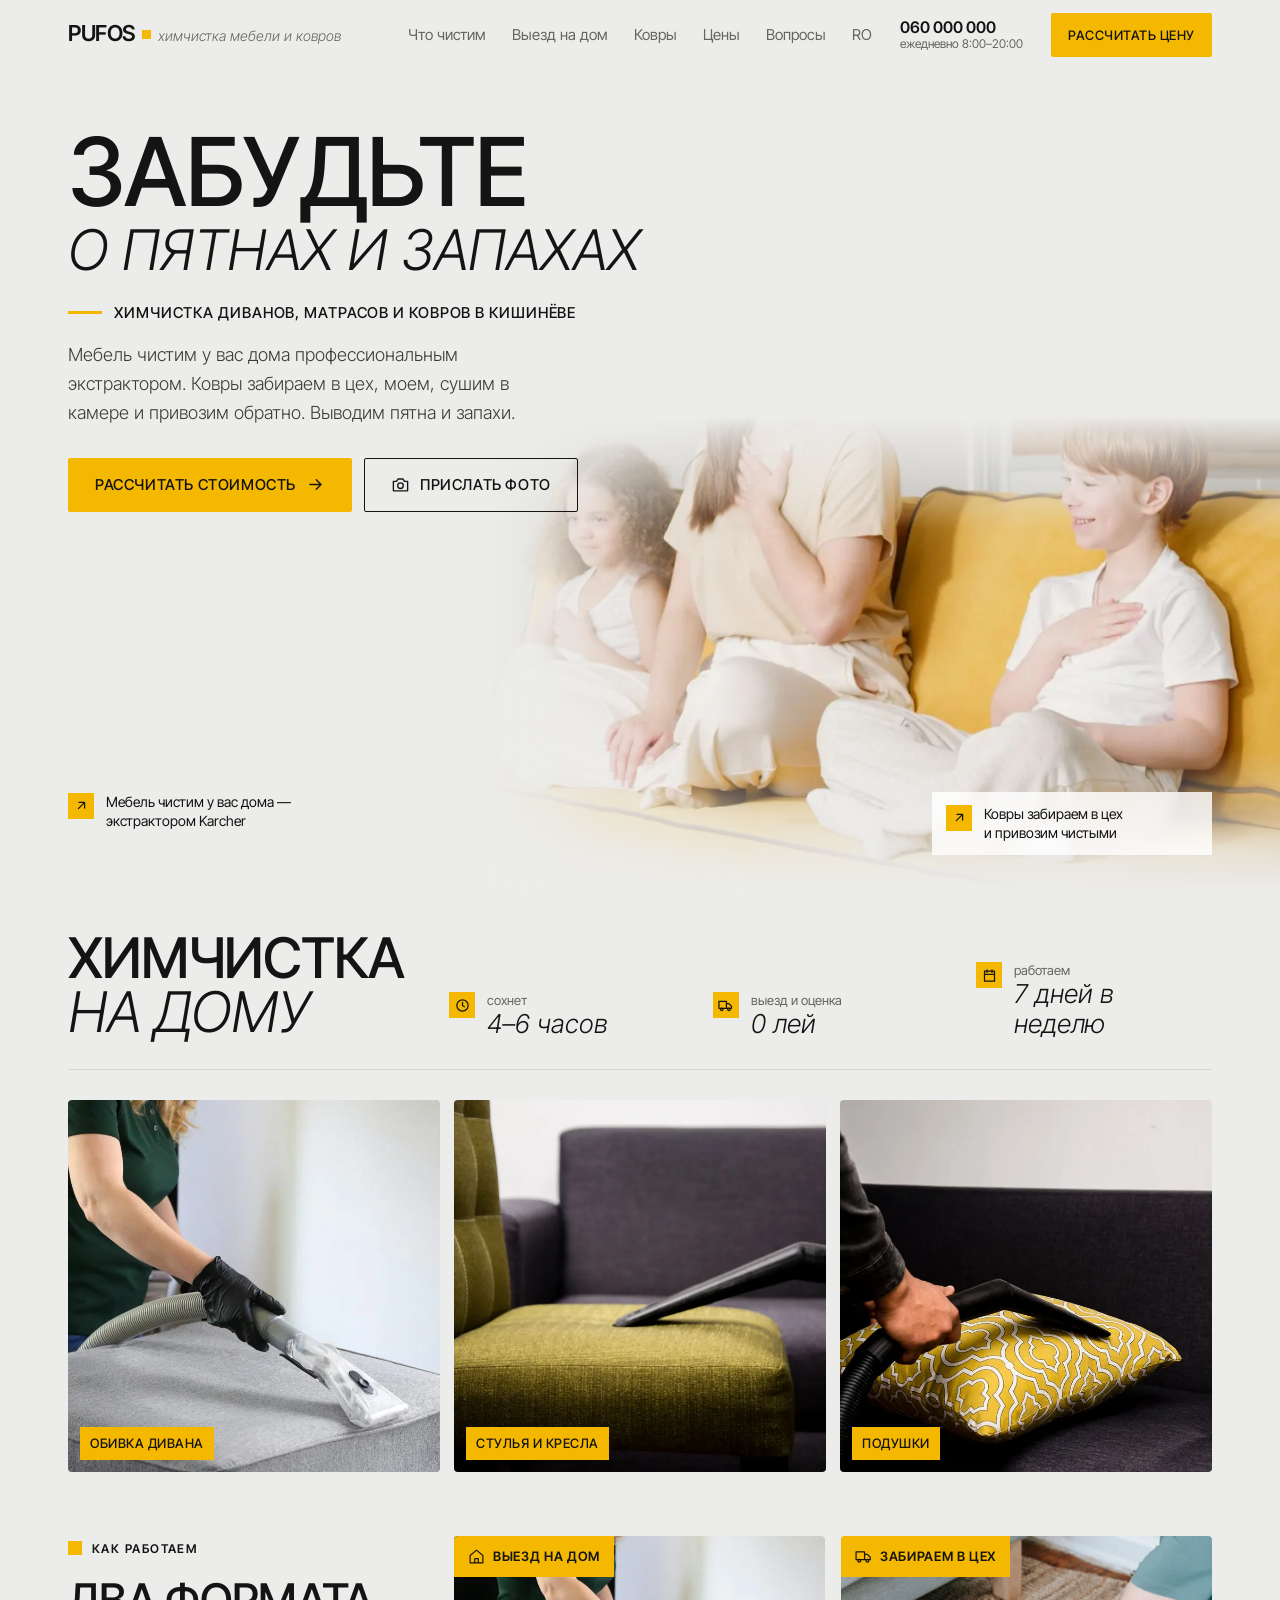
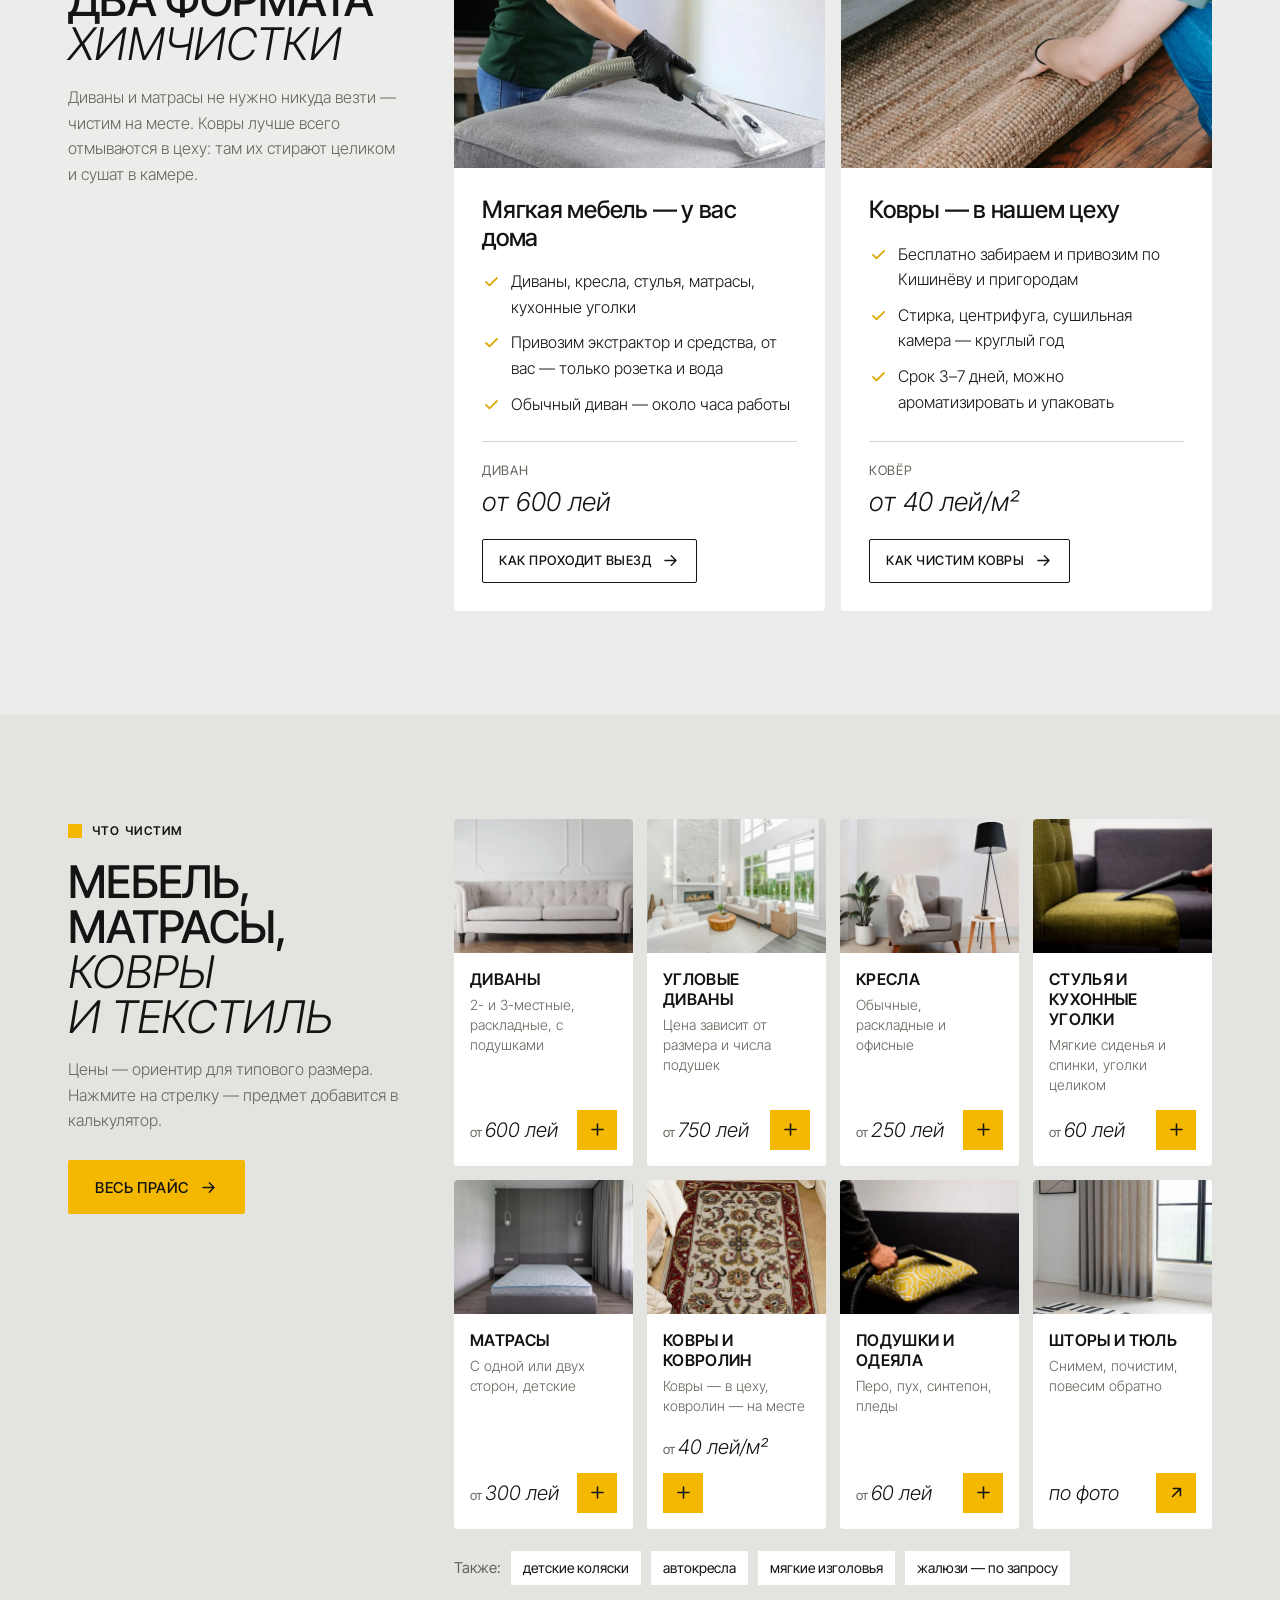
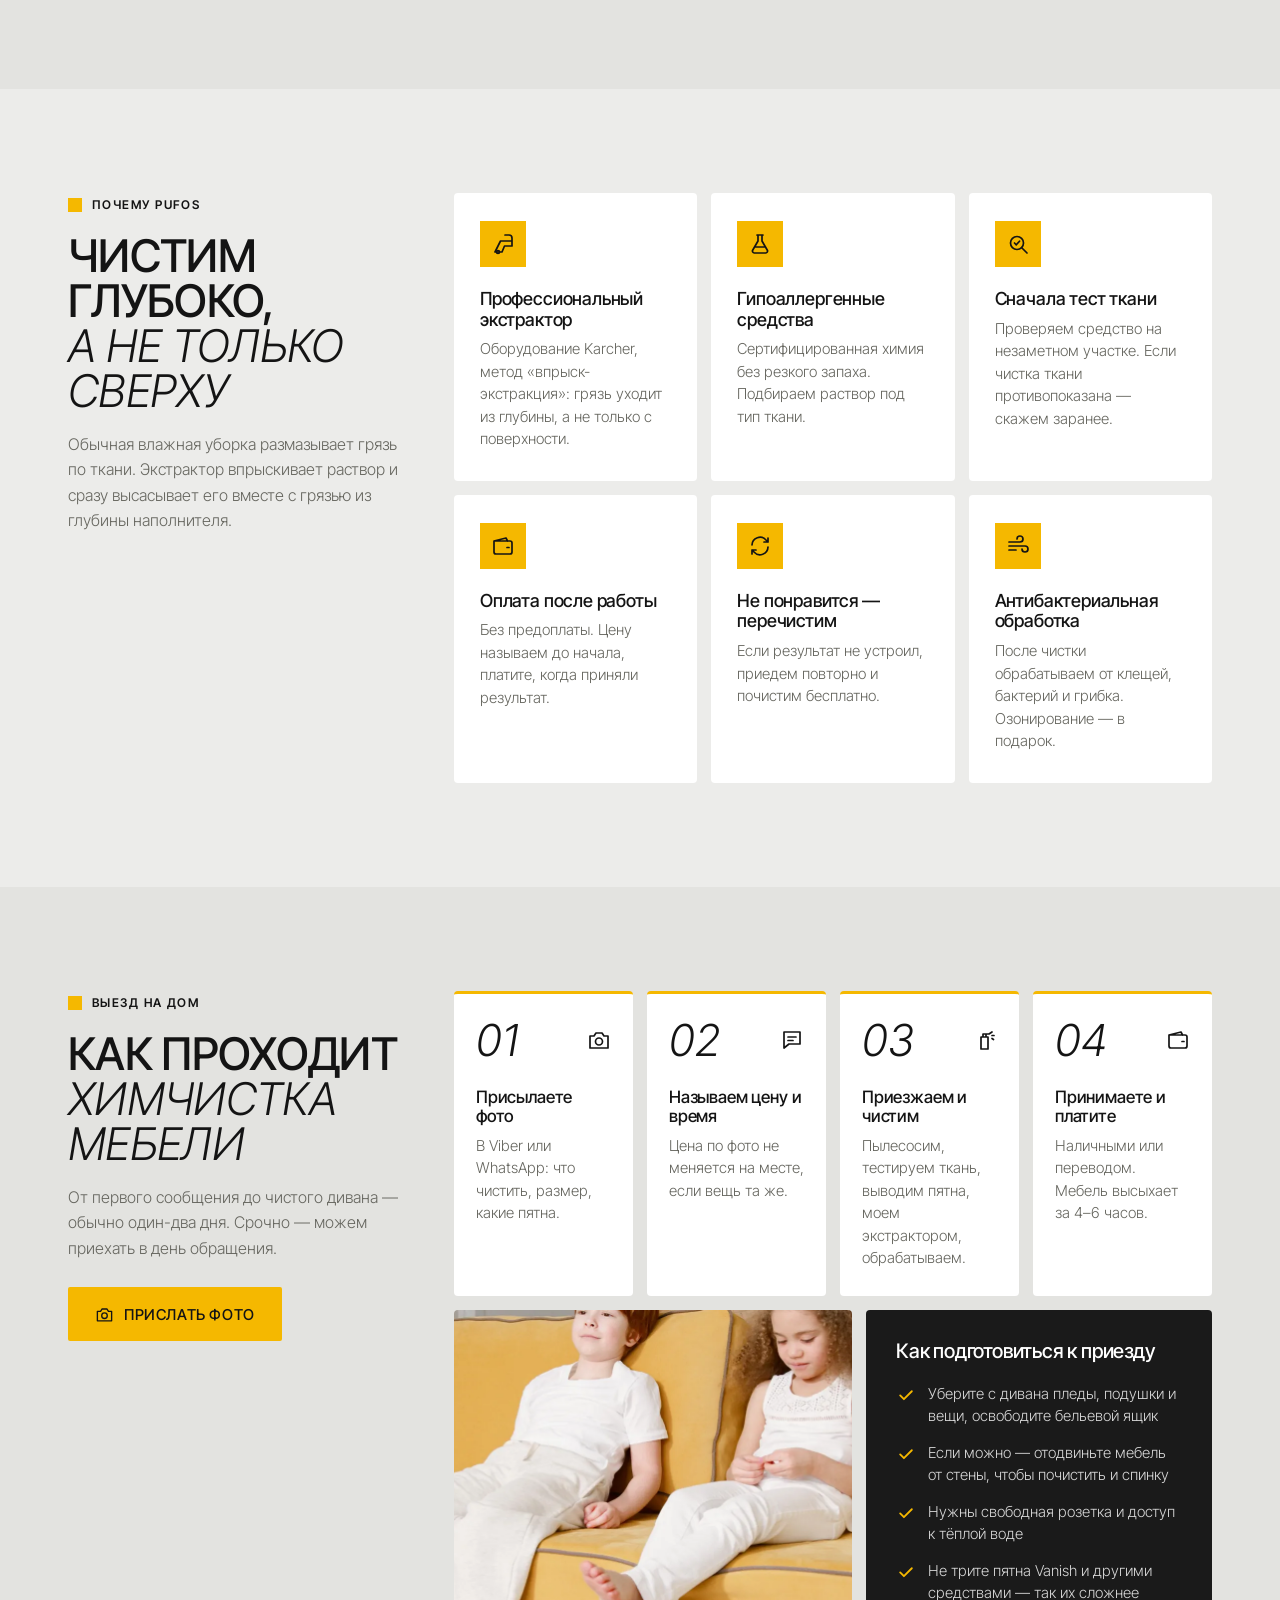
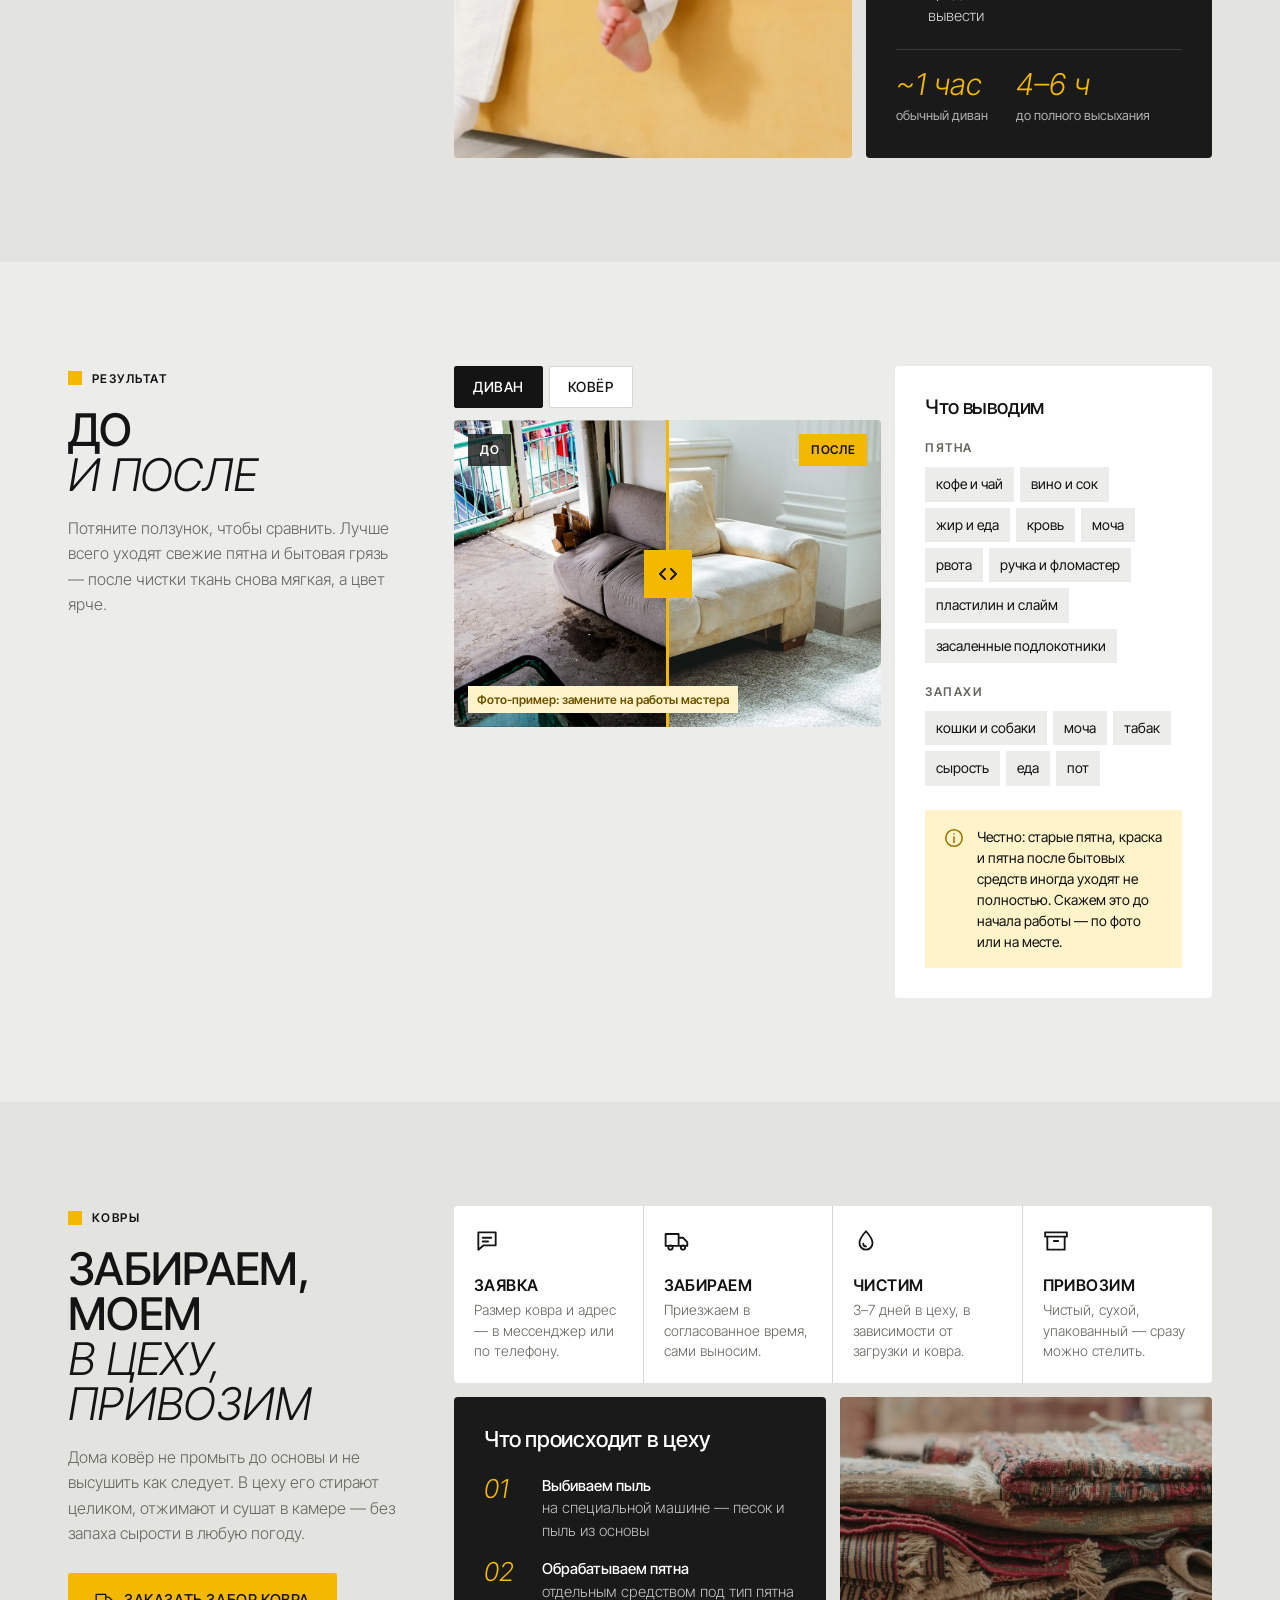
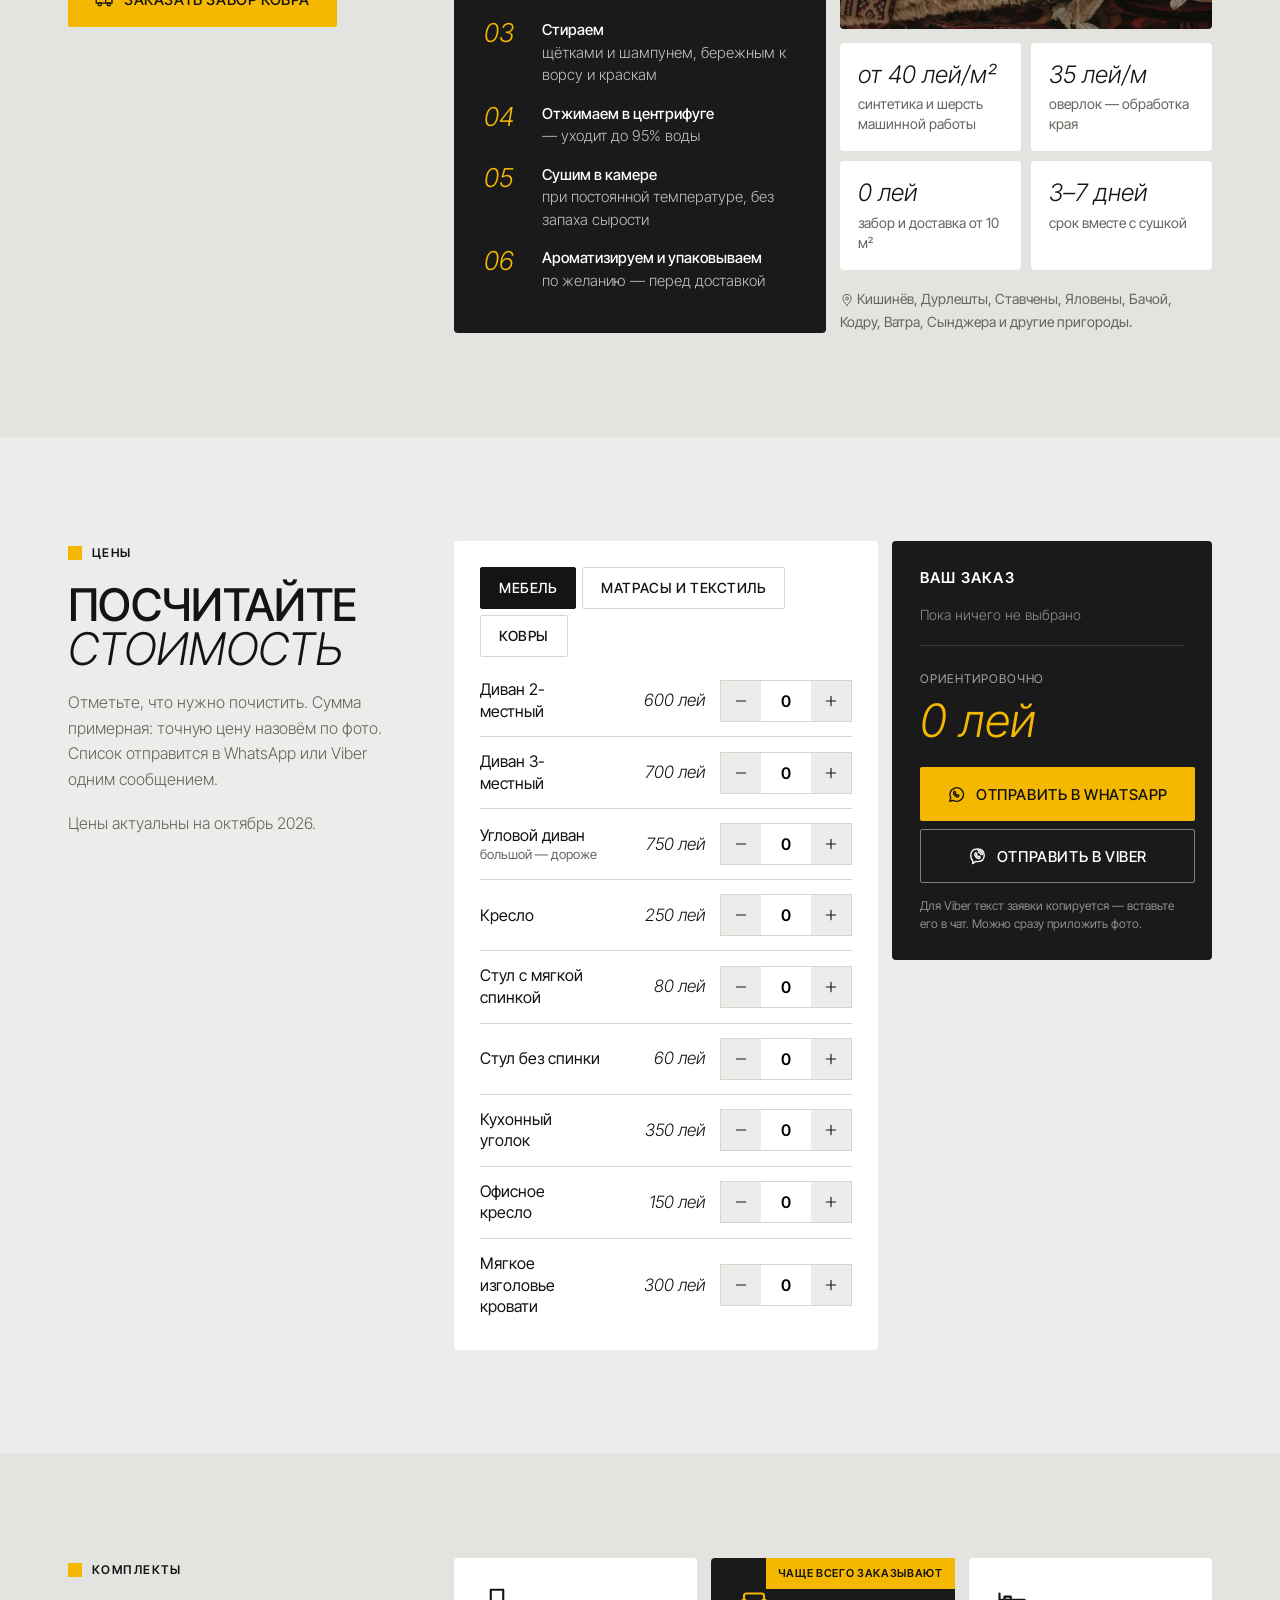
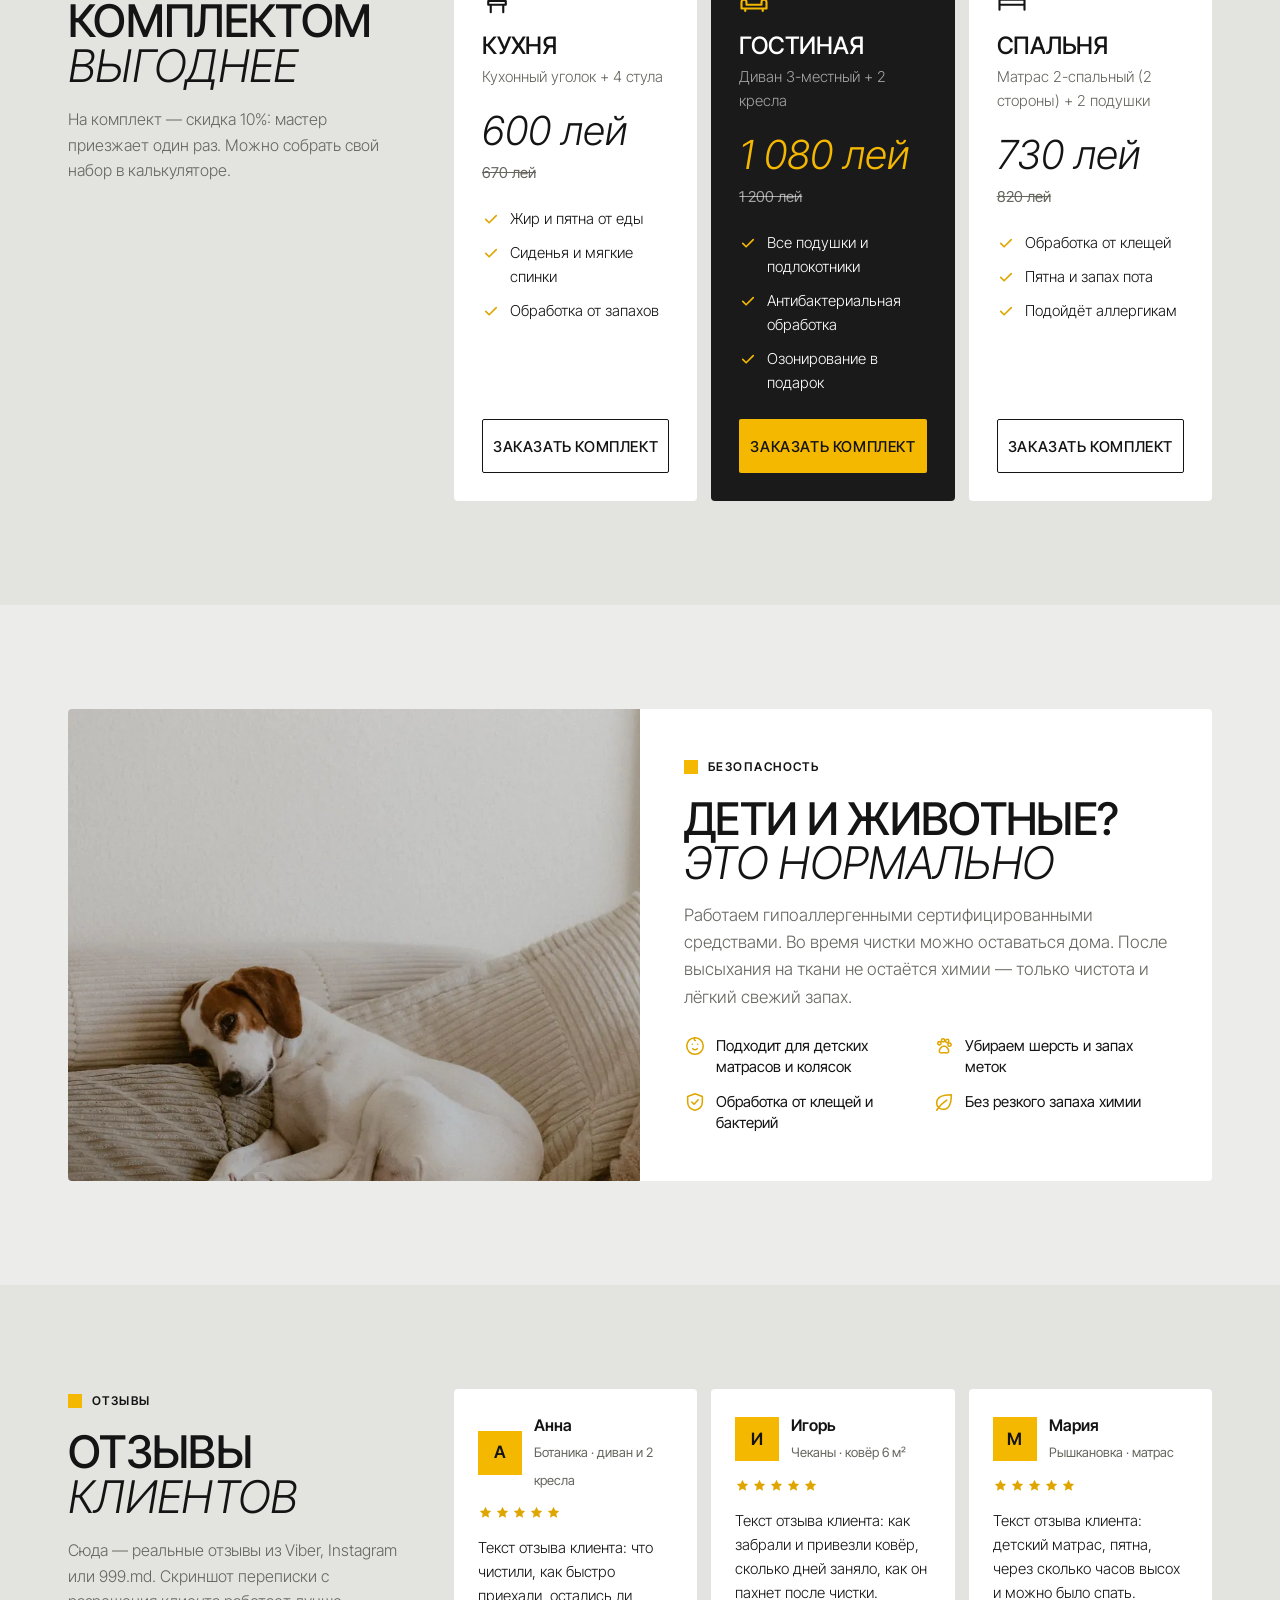
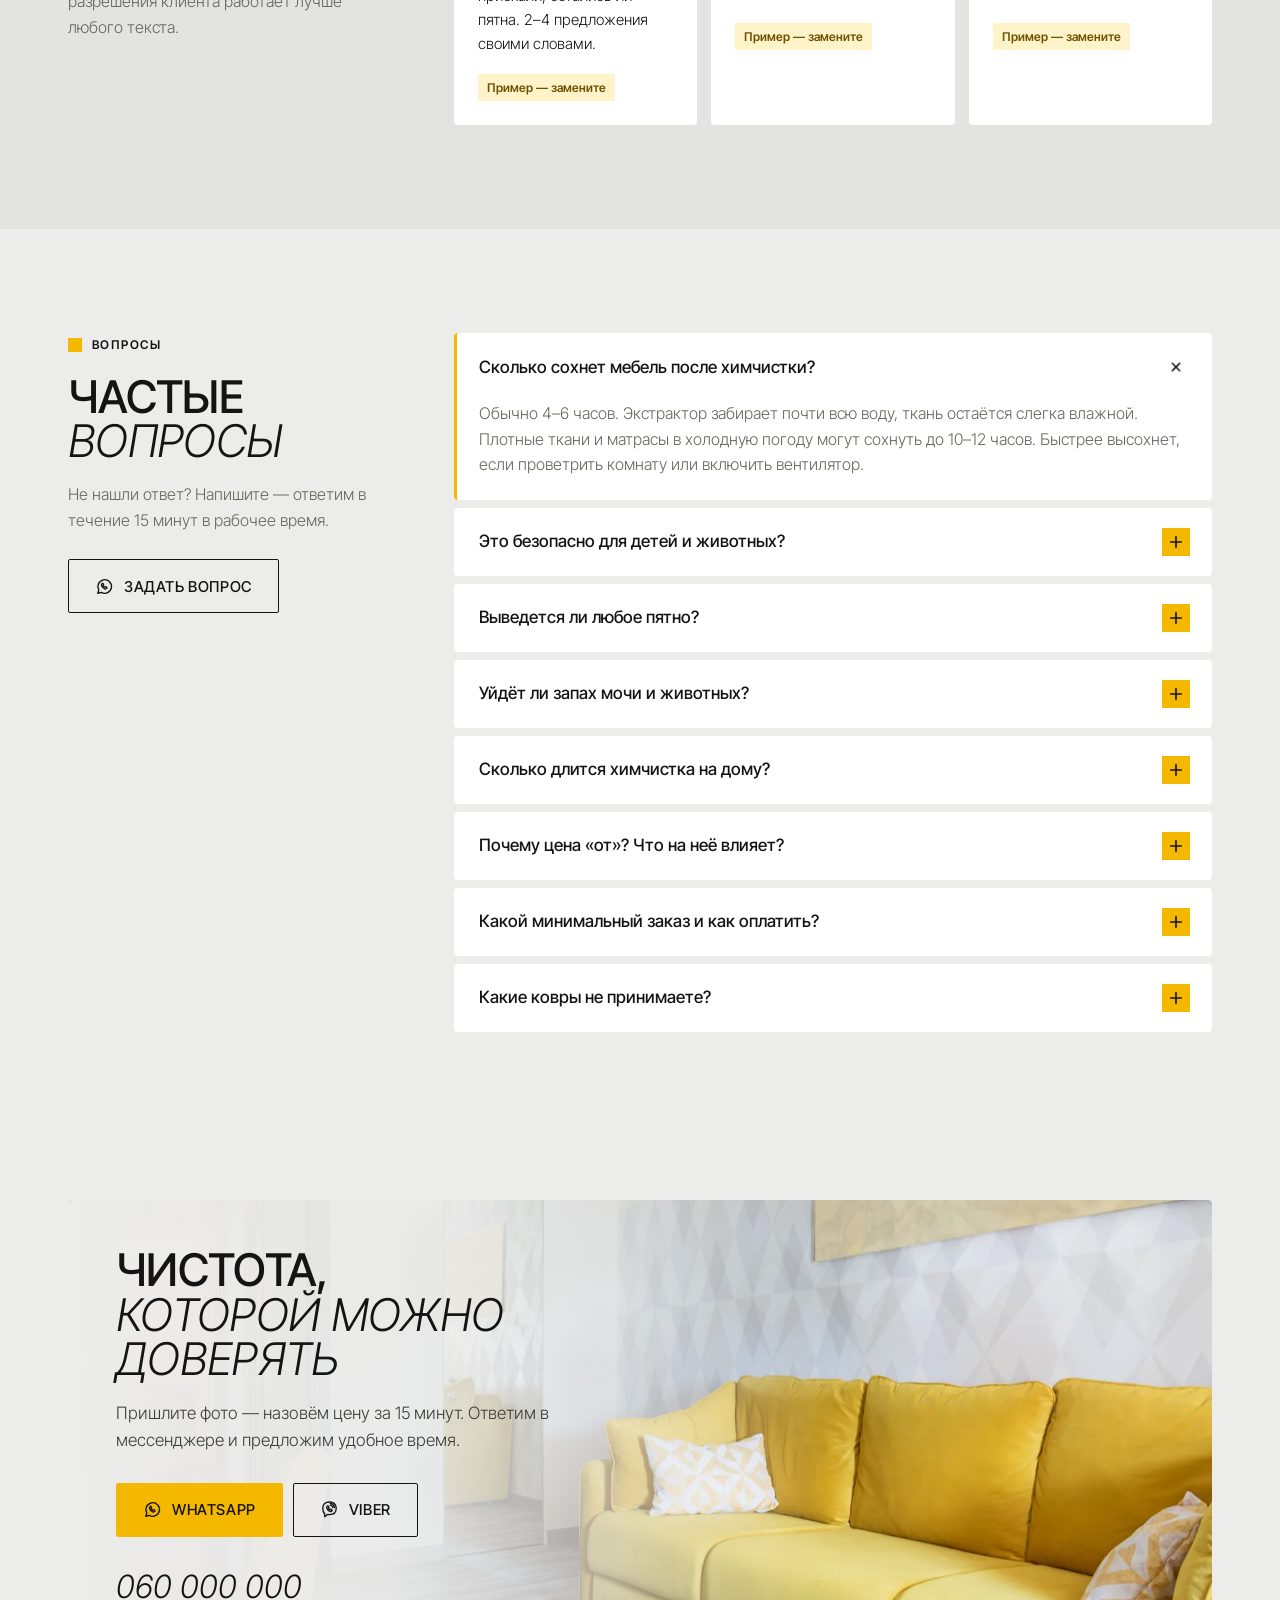
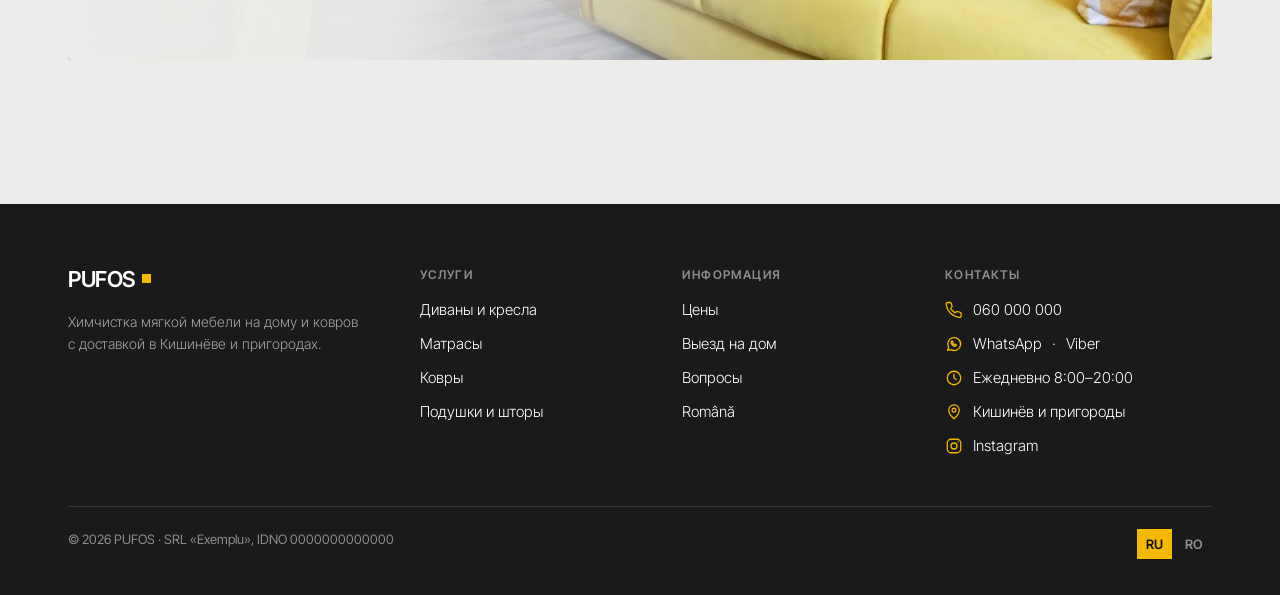
<file: index.html>
<!doctype html>
<html lang="ru">
<head>
<meta charset="utf-8">
<meta name="viewport" content="width=device-width,initial-scale=1">
<title>Химчистка диванов, матрасов и ковров в Кишинёве — PUFOS · 060 000 000</title>
<meta name="description" content="Химчистка мягкой мебели на дому и ковров с доставкой в цех. Диван от 600 лей, ковёр от 40 лей/м². Karcher, гипоаллергенные средства, сохнет за 4–6 часов. Пришлите фото — назовём цену.">
<link rel="canonical" href="https://webonix-md.github.io/himchistka-v2/">
<link rel="alternate" hreflang="ru" href="https://webonix-md.github.io/himchistka-v2/">
<link rel="alternate" hreflang="ro" href="https://webonix-md.github.io/himchistka-v2/ro.html">
<meta property="og:type" content="website">
<meta property="og:locale" content="ru_RU">
<meta property="og:title" content="Химчистка мебели и ковров в Кишинёве — PUFOS">
<meta property="og:description" content="Диваны, матрасы, кресла — чистим у вас дома. Ковры забираем в цех и привозим. Пришлите фото — назовём цену.">
<meta property="og:url" content="https://webonix-md.github.io/himchistka-v2/">
<meta property="og:image" content="https://webonix-md.github.io/himchistka-v2/img/og/og-square-ru.jpg">
<meta property="og:image:width" content="1200">
<meta property="og:image:height" content="1200">
<meta name="theme-color" content="#F5B800">
<link rel="icon" href="favicon.svg" type="image/svg+xml">
<link rel="preload" href="fonts/InterTight-Light.woff2" as="font" type="font/woff2" crossorigin>
<link rel="preload" href="fonts/InterTight-SemiBold.woff2" as="font" type="font/woff2" crossorigin>
<link rel="stylesheet" href="style.css">
<script type="application/ld+json">
{"@context":"https://schema.org","@type":"DryCleaningOrLaundry","name":"PUFOS","description":"Химчистка мягкой мебели на дому и ковров с доставкой в Кишинёве","telephone":"+37360000000","url":"https://webonix-md.github.io/himchistka-v2/","image":"https://webonix-md.github.io/himchistka-v2/img/og/og-square-ru.jpg","priceRange":"от 60 MDL","areaServed":"Chișinău","address":{"@type":"PostalAddress","addressLocality":"Chișinău","addressCountry":"MD"},"openingHours":"Mo-Su 08:00-20:00"}
</script>
</head>
<body>

<!-- ============ ИКОНКИ ============ -->
<svg width="0" height="0" style="position:absolute" aria-hidden="true">
  <symbol id="i-arrow" viewBox="0 0 24 24"><path d="M5 12h14M13 6l6 6-6 6"/></symbol>
  <symbol id="i-arrow-ur" viewBox="0 0 24 24"><path d="M7 17L17 7M8 7h9v9"/></symbol>
  <symbol id="i-phone" viewBox="0 0 24 24"><path d="M21.5 16.9v3a2 2 0 0 1-2.2 2 19.8 19.8 0 0 1-8.6-3.1 19.5 19.5 0 0 1-6-6A19.8 19.8 0 0 1 1.6 4.2 2 2 0 0 1 3.6 2h3a2 2 0 0 1 2 1.7c.1.9.4 1.8.7 2.7a2 2 0 0 1-.5 2.1L7.5 9.8a16 16 0 0 0 6 6l1.3-1.3a2 2 0 0 1 2.1-.4c.9.3 1.8.6 2.7.7a2 2 0 0 1 1.9 2.1z"/></symbol>
  <symbol id="i-viber" viewBox="0 0 24 24"><path d="M12 2.5c5.2 0 8.5 2.4 8.5 8s-3.3 8-8.5 8c-.9 0-1.7-.1-2.5-.2L6 21v-3.5c-1.8-1.3-2.5-3.6-2.5-7 0-5.6 3.3-8 8.5-8z"/><path d="M9.3 7.7c.3-.3.7-.3 1 0l.8 1.1c.2.3.2.7-.1 1l-.4.4c.4.9 1.2 1.7 2.1 2.1l.4-.4c.3-.3.7-.3 1-.1l1.1.8c.3.3.3.7 0 1l-.6.6c-.5.5-1.3.6-2 .3a7.4 7.4 0 0 1-4-4c-.3-.7-.2-1.5.3-2zM13 6.4a4 4 0 0 1 3.3 3.3M13 4.4a6 6 0 0 1 5.3 5.3"/></symbol>
  <symbol id="i-wa" viewBox="0 0 24 24"><path d="M3.5 20.5l1.3-4.2A8.6 8.6 0 1 1 8 19.5z"/><path d="M9 8.2c.3-.3.7-.3 1 0l.8 1.1c.2.3.2.7-.1 1l-.4.4c.4.9 1.2 1.7 2.1 2.1l.4-.4c.3-.3.7-.3 1-.1l1.1.8c.3.3.3.7 0 1l-.6.6c-.5.5-1.3.6-2 .3a7.4 7.4 0 0 1-4-4c-.3-.7-.2-1.5.3-2z"/></symbol>
  <symbol id="i-leaf" viewBox="0 0 24 24"><path d="M11 20a7 7 0 0 1-7-7c0-6 6-9 16-9 0 10-3 16-9 16zM4 21c3.5-5 7-8.5 11-11"/></symbol>
  <symbol id="i-home" viewBox="0 0 24 24"><path d="M3 10.5L12 3l9 7.5V21H3zM9.5 21v-6h5v6"/></symbol>
  <symbol id="i-truck" viewBox="0 0 24 24"><path d="M1.5 5.5h12v11h-12zM13.5 9h4l4 4v3.5h-8"/><circle cx="6" cy="18" r="2"/><circle cx="17.5" cy="18" r="2"/></symbol>
  <symbol id="i-check" viewBox="0 0 24 24"><path d="M5 12.5l4.5 4.5L19 7.5"/></symbol>
  <symbol id="i-plus" viewBox="0 0 24 24"><path d="M12 5v14M5 12h14"/></symbol>
  <symbol id="i-minus" viewBox="0 0 24 24"><path d="M5 12h14"/></symbol>
  <symbol id="i-camera" viewBox="0 0 24 24"><path d="M3 8h4l2-3h6l2 3h4v12H3z"/><circle cx="12" cy="13.5" r="3.5"/></symbol>
  <symbol id="i-chat" viewBox="0 0 24 24"><path d="M4 4h16v12H9l-5 4z"/><path d="M8 9h8M8 12.5h5"/></symbol>
  <symbol id="i-spray" viewBox="0 0 24 24"><path d="M8 9h7v12H8zM10 9V6h3v3M13 6h3l3-2M19 7.5h2M19 10.5l1.5 1"/></symbol>
  <symbol id="i-wallet" viewBox="0 0 24 24"><path d="M3 7h16a2 2 0 0 1 2 2v9a2 2 0 0 1-2 2H5a2 2 0 0 1-2-2zM3 7l12-3 1.5 3M16 13.5h2"/></symbol>
  <symbol id="i-vacuum" viewBox="0 0 24 24"><path d="M14 3h4a3 3 0 0 1 3 3v3M21 9H9.5L4 20h7l2.5-6H21z"/><circle cx="7" cy="20" r="1.5"/></symbol>
  <symbol id="i-flask" viewBox="0 0 24 24"><path d="M9 3h6M10 3v6l-5.5 9.5A2 2 0 0 0 6.2 21h11.6a2 2 0 0 0 1.7-2.5L14 9V3M7.5 15h9"/></symbol>
  <symbol id="i-test" viewBox="0 0 24 24"><circle cx="11" cy="11" r="6.5"/><path d="M16 16l5 5M8.5 11l1.8 1.8 3.2-3.6"/></symbol>
  <symbol id="i-repeat" viewBox="0 0 24 24"><path d="M4 11a8 8 0 0 1 14-5l2 2M20 4v4h-4M20 13a8 8 0 0 1-14 5l-2-2M4 20v-4h4"/></symbol>
  <symbol id="i-wind" viewBox="0 0 24 24"><path d="M3 8h11a3 3 0 1 0-3-3M3 12h16a3 3 0 1 1-3 3M3 16h7"/></symbol>
  <symbol id="i-clock" viewBox="0 0 24 24"><circle cx="12" cy="12" r="9"/><path d="M12 7v5l3 2"/></symbol>
  <symbol id="i-cal" viewBox="0 0 24 24"><path d="M4 5h16v16H4zM4 10h16M8 3v4M16 3v4"/></symbol>
  <symbol id="i-pin" viewBox="0 0 24 24"><path d="M12 21s-7-6.2-7-11.5a7 7 0 0 1 14 0C19 14.8 12 21 12 21z"/><circle cx="12" cy="9.5" r="2.5"/></symbol>
  <symbol id="i-mail" viewBox="0 0 24 24"><path d="M3 5h18v14H3zM3 6l9 7 9-7"/></symbol>
  <symbol id="i-sofa" viewBox="0 0 24 24"><path d="M4 11V8a2 2 0 0 1 2-2h12a2 2 0 0 1 2 2v3M2 13a2 2 0 0 1 4 0v2h12v-2a2 2 0 0 1 4 0v5H2zM5 18v2M19 18v2"/></symbol>
  <symbol id="i-bed" viewBox="0 0 24 24"><path d="M2 19V6M2 11h20v8M22 15H2M6 11V8.5h5V11"/></symbol>
  <symbol id="i-chair" viewBox="0 0 24 24"><path d="M7 3h10v9H7zM5 12h14v3H5zM7 15v6M17 15v6"/></symbol>
  <symbol id="i-rug" viewBox="0 0 24 24"><path d="M5 4h14v16H5zM8 7h8v10H8zM5 4V2.5M9 4V2.5M15 4V2.5M19 4V2.5M5 21.5V20M9 21.5V20M15 21.5V20M19 21.5V20"/></symbol>
  <symbol id="i-box" viewBox="0 0 24 24"><path d="M3 7l9-4 9 4v10l-9 4-9-4zM3 7l9 4 9-4M12 11v10"/></symbol>
  <symbol id="i-paw" viewBox="0 0 24 24"><circle cx="7" cy="9" r="1.8"/><circle cx="11" cy="5.8" r="1.8"/><circle cx="15.5" cy="6.5" r="1.8"/><circle cx="18" cy="10.5" r="1.8"/><path d="M12 12c-3 0-6 4.5-5 6.5s3.5.8 5 .8 4 1.2 5-.8-2-6.5-5-6.5z"/></symbol>
  <symbol id="i-baby" viewBox="0 0 24 24"><circle cx="12" cy="12" r="9"/><path d="M9 10h.01M15 10h.01M9.5 15a3.5 3.5 0 0 0 5 0M12 3c-1.5 1.5-1 3 .5 3"/></symbol>
  <symbol id="i-drop" viewBox="0 0 24 24"><path d="M12 3s6 6.5 6 11a6 6 0 0 1-12 0c0-4.5 6-11 6-11z"/><path d="M9.5 14.5a2.5 2.5 0 0 0 2.5 2.5"/></symbol>
  <symbol id="i-shield" viewBox="0 0 24 24"><path d="M12 3l8 3v6c0 5-3.5 8-8 9-4.5-1-8-4-8-9V6z"/><path d="M8.5 12l2.5 2.5 4.5-5"/></symbol>
  <symbol id="i-info" viewBox="0 0 24 24"><circle cx="12" cy="12" r="9"/><path d="M12 11v6M12 7.5h.01"/></symbol>
  <symbol id="i-star" viewBox="0 0 24 24"><path d="M12 2.8l2.8 5.8 6.3.9-4.6 4.4 1.1 6.3L12 17.2l-5.6 3 1.1-6.3L2.9 9.5l6.3-.9z"/></symbol>
  <symbol id="i-swap" viewBox="0 0 24 24"><path d="M9 7l-5 5 5 5M15 7l5 5-5 5"/></symbol>
  <symbol id="i-sun" viewBox="0 0 24 24"><circle cx="12" cy="12" r="4"/><path d="M12 2v2M12 20v2M4.9 4.9l1.4 1.4M17.7 17.7l1.4 1.4M2 12h2M20 12h2M4.9 19.1l1.4-1.4M17.7 6.3l1.4-1.4"/></symbol>
  <symbol id="i-pack" viewBox="0 0 24 24"><path d="M4 8h16v12H4zM2 4h20v4H2zM10 12h4"/></symbol>
  <symbol id="i-menu" viewBox="0 0 24 24"><path d="M4 7h16M4 12h16M4 17h16"/></symbol>
  <symbol id="i-ig" viewBox="0 0 24 24"><rect x="3" y="3" width="18" height="18" rx="5"/><circle cx="12" cy="12" r="4"/><path d="M17.5 6.5h.01"/></symbol>
  <symbol id="i-fb" viewBox="0 0 24 24"><path d="M14 8h3V4h-3a4 4 0 0 0-4 4v3H7v4h3v6h4v-6h3l1-4h-4V8z"/></symbol>
</svg>

<!-- ============ ШАПКА ============ -->
<header class="hdr" id="hdr">
  <div class="wrap hdr__in">
    <a class="logo" href="#top" aria-label="PUFOS — на главную">
      <span class="logo__word">PUFOS</span><span class="logo__dot"></span>
      <span class="logo__sub">химчистка мебели и&nbsp;ковров</span>
    </a>
    <nav class="nav" id="nav">
      <a href="#services">Что чистим</a>
      <a href="#home-visit">Выезд на дом</a>
      <a href="#rugs">Ковры</a>
      <a href="#calc">Цены</a>
      <a href="#faq">Вопросы</a>
      <a href="ro.html" lang="ro" hreflang="ro">RO</a>
    </nav>
    <a class="hdr__tel" href="tel:+37360000000"><b>060 000 000</b><span>ежедневно 8:00–20:00</span></a>
    <a class="btn btn--sun btn--sm" href="#calc">Рассчитать цену</a>
    <button class="burger" id="burger" aria-label="Меню" aria-expanded="false" aria-controls="nav"><svg class="ico"><use href="#i-menu"/></svg></button>
  </div>
</header>

<main id="top">

<!-- ============ HERO ============ -->
<section class="hero">
  <div class="hero__media" aria-hidden="true">
    <picture>
      <source media="(max-width: 680px)" srcset="img/hero-m.webp">
      <img src="img/hero.webp" alt="" width="1920" height="1200" fetchpriority="high">
    </picture>
    <div class="hero__mask"></div>
  </div>
  <div class="wrap hero__in">
    <div class="hero__text">
      <h1 class="hero__title"><b>Забудьте</b> <i>о пятнах и&nbsp;запахах</i><span class="hero__sub">Химчистка диванов, матрасов и&nbsp;ковров в&nbsp;Кишинёве</span></h1>
      <p class="hero__lead">Мебель чистим у вас дома профессиональным экстрактором. Ковры забираем в цех, моем, сушим в камере и привозим обратно. Выводим пятна и запахи.</p>
      <div class="hero__btns">
          <a class="btn btn--sun" href="#calc">Рассчитать стоимость <svg class="ico"><use href="#i-arrow"/></svg></a>
          <a class="btn btn--line js-wa-plain" href="https://wa.me/37360000000" data-text="Здравствуйте! Хочу узнать цену химчистки. Отправляю фото:" target="_blank" rel="noopener"><svg class="ico"><use href="#i-camera"/></svg>Прислать фото</a>
        </div>
    </div>
    <div class="hero__notes">
      <p class="note-sq"><span class="sq"><svg class="ico"><use href="#i-arrow-ur"/></svg></span><span>Мебель чистим у&nbsp;вас дома — экстрактором Karcher</span></p>
      <p class="note-sq"><span class="sq"><svg class="ico"><use href="#i-arrow-ur"/></svg></span><span>Ковры забираем в&nbsp;цех и&nbsp;привозим чистыми</span></p>
    </div>
  </div>
</section>

<!-- ============ ХАРАКТЕРИСТИКИ ============ -->
<section class="specs" aria-label="Характеристики">
  <div class="wrap">
    <div class="specs__top">
      <p class="specs__title"><b>Химчистка</b> <i>на дому</i></p>
      <div class="spec"><span class="sq"><svg class="ico"><use href="#i-clock"/></svg></span><small>сохнет</small><b>4–6 часов</b></div><div class="spec"><span class="sq"><svg class="ico"><use href="#i-truck"/></svg></span><small>выезд и оценка</small><b>0 лей</b></div><div class="spec"><span class="sq"><svg class="ico"><use href="#i-cal"/></svg></span><small>работаем</small><b>7 дней в неделю</b></div>
    </div>
    <div class="closes"><figure class="close"><img src="img/close-1.webp" alt="Насадка экстрактора на обивке" width="700" height="700" loading="lazy"><figcaption>Обивка дивана</figcaption></figure><figure class="close"><img src="img/close-2.webp" alt="Чистка мягкого стула" width="700" height="700" loading="lazy"><figcaption>Стулья и кресла</figcaption></figure><figure class="close"><img src="img/close-3.webp" alt="Чистка подушки" width="700" height="700" loading="lazy"><figcaption>Подушки</figcaption></figure></div>
  </div>
</section>

<!-- ============ ДВА ФОРМАТА ============ -->
<section class="sec sec--tight" id="formats">
  <div class="wrap split">
    <div class="sh rv">
      <span class="kicker">Как работаем</span>
      <h2><b>Два формата</b> <i>химчистки</i></h2>
      <p>Диваны и матрасы не нужно никуда везти — чистим на месте. Ковры лучше всего отмываются в цеху: там их стирают целиком и сушат в камере.</p>
    </div>
    <div class="formats">
      <article class="fmt rv">
        <span class="fmt__label"><svg class="ico"><use href="#i-home"/></svg>Выезд на дом</span>
        <img class="fmt__img" src="img/home.webp" alt="Мастер чистит обивку пуфа экстрактором" width="1200" height="900" loading="lazy">
        <div class="fmt__body">
          <h3>Мягкая мебель — у вас дома</h3>
          <ul>
            <li><svg class="ico"><use href="#i-check"/></svg>Диваны, кресла, стулья, матрасы, кухонные уголки</li>
            <li><svg class="ico"><use href="#i-check"/></svg>Привозим экстрактор и средства, от вас — только розетка и вода</li>
            <li><svg class="ico"><use href="#i-check"/></svg>Обычный диван — около часа работы</li>
          </ul>
          <div class="fmt__foot">
            <div class="fmt__price">Диван<b>от <span data-from="sofa2">600</span> лей</b></div>
            <a class="btn btn--line btn--sm" href="#home-visit">Как проходит выезд <svg class="ico"><use href="#i-arrow"/></svg></a>
          </div>
        </div>
      </article>
      <article class="fmt rv">
        <span class="fmt__label"><svg class="ico"><use href="#i-truck"/></svg>Забираем в цех</span>
        <img class="fmt__img" src="img/rug-pickup.webp" alt="Ковёр сворачивают, чтобы отдать в химчистку" width="900" height="1100" loading="lazy">
        <div class="fmt__body">
          <h3>Ковры — в нашем цеху</h3>
          <ul>
            <li><svg class="ico"><use href="#i-check"/></svg>Бесплатно забираем и привозим по Кишинёву и пригородам</li>
            <li><svg class="ico"><use href="#i-check"/></svg>Стирка, центрифуга, сушильная камера — круглый год</li>
            <li><svg class="ico"><use href="#i-check"/></svg>Срок 3–7 дней, можно ароматизировать и упаковать</li>
          </ul>
          <div class="fmt__foot">
            <div class="fmt__price">Ковёр<b>от <span data-from="rug">40</span> лей/м²</b></div>
            <a class="btn btn--line btn--sm" href="#rugs">Как чистим ковры <svg class="ico"><use href="#i-arrow"/></svg></a>
          </div>
        </div>
      </article>
    </div>
  </div>
</section>

<!-- ============ ЧТО ЧИСТИМ ============ -->
<section class="sec sec--soft" id="services">
  <div class="wrap split">
    <div class="sh rv">
      <span class="kicker">Что чистим</span>
      <h2><b>Мебель, матрасы,</b> <i>ковры и&nbsp;текстиль</i></h2>
      <p>Цены — ориентир для типового размера. Нажмите на стрелку — предмет добавится в калькулятор.</p>
      <a class="btn btn--sun" href="#calc">Весь прайс <svg class="ico"><use href="#i-arrow"/></svg></a>
    </div>
    <div>
      <div class="cards">
        <article class="card rv">
          <img src="img/svc-sofa.webp" alt="Светлый трёхместный диван" width="720" height="540" loading="lazy">
          <div class="card__body">
            <h3>Диваны</h3>
            <p>2- и 3-местные, раскладные, с подушками</p>
            <div class="card__foot"><div class="card__price">от <b><span data-from="sofa2">600</span> лей</b></div><button class="round" data-add="sofa2" aria-label="Добавить диван в калькулятор"><svg class="ico"><use href="#i-plus"/></svg></button></div>
          </div>
        </article>
        <article class="card rv">
          <img src="img/svc-corner.webp" alt="Угловой диван в светлой гостиной" width="720" height="540" loading="lazy">
          <div class="card__body">
            <h3>Угловые диваны</h3>
            <p>Цена зависит от размера и числа подушек</p>
            <div class="card__foot"><div class="card__price">от <b><span data-from="corner">750</span> лей</b></div><button class="round" data-add="corner" aria-label="Добавить угловой диван в калькулятор"><svg class="ico"><use href="#i-plus"/></svg></button></div>
          </div>
        </article>
        <article class="card rv">
          <img src="img/svc-armchair.webp" alt="Серое кресло с пледом" width="720" height="540" loading="lazy">
          <div class="card__body">
            <h3>Кресла</h3>
            <p>Обычные, раскладные и офисные</p>
            <div class="card__foot"><div class="card__price">от <b><span data-from="armchair">250</span> лей</b></div><button class="round" data-add="armchair" aria-label="Добавить кресло в калькулятор"><svg class="ico"><use href="#i-plus"/></svg></button></div>
          </div>
        </article>
        <article class="card rv">
          <img src="img/svc-chairs.webp" alt="Чистка сиденья мягкого стула насадкой" width="720" height="540" loading="lazy">
          <div class="card__body">
            <h3>Стулья и кухонные уголки</h3>
            <p>Мягкие сиденья и спинки, уголки целиком</p>
            <div class="card__foot"><div class="card__price">от <b><span data-from="stool">60</span> лей</b></div><button class="round" data-add="chair" aria-label="Добавить стул в калькулятор"><svg class="ico"><use href="#i-plus"/></svg></button></div>
          </div>
        </article>
        <article class="card rv">
          <img src="img/svc-mattress.webp" alt="Матрас на кровати в спальне" width="720" height="540" loading="lazy">
          <div class="card__body">
            <h3>Матрасы</h3>
            <p>С одной или двух сторон, детские</p>
            <div class="card__foot"><div class="card__price">от <b><span data-from="mat1">300</span> лей</b></div><button class="round" data-add="mat2" aria-label="Добавить матрас в калькулятор"><svg class="ico"><use href="#i-plus"/></svg></button></div>
          </div>
        </article>
        <article class="card rv">
          <img src="img/svc-rug.webp" alt="Ковёр с узором на полу" width="720" height="540" loading="lazy">
          <div class="card__body">
            <h3>Ковры и ковролин</h3>
            <p>Ковры — в цеху, ковролин — на месте</p>
            <div class="card__foot"><div class="card__price">от <b><span data-from="rug">40</span> лей/м²</b></div><button class="round" data-add="rug" aria-label="Добавить ковёр в калькулятор"><svg class="ico"><use href="#i-plus"/></svg></button></div>
          </div>
        </article>
        <article class="card rv">
          <img src="img/svc-pillows.webp" alt="Чистка декоративной подушки" width="720" height="540" loading="lazy">
          <div class="card__body">
            <h3>Подушки и одеяла</h3>
            <p>Перо, пух, синтепон, пледы</p>
            <div class="card__foot"><div class="card__price">от <b><span data-from="pillow">60</span> лей</b></div><button class="round" data-add="pillow" aria-label="Добавить подушку в калькулятор"><svg class="ico"><use href="#i-plus"/></svg></button></div>
          </div>
        </article>
        <article class="card rv">
          <img src="img/svc-curtains.webp" alt="Серые шторы у окна" width="720" height="540" loading="lazy">
          <div class="card__body">
            <h3>Шторы и тюль</h3>
            <p>Снимем, почистим, повесим обратно</p>
            <div class="card__foot"><div class="card__price"><b>по фото</b></div><a class="round js-wa-plain" href="https://wa.me/37360000000" data-text="Здравствуйте! Хочу почистить шторы. Отправляю фото и размеры:" target="_blank" rel="noopener" aria-label="Спросить цену штор в WhatsApp"><svg class="ico"><use href="#i-arrow-ur"/></svg></a></div>
          </div>
        </article>
      </div>
      <p class="others">Также: <span>детские коляски</span><span>автокресла</span><span>мягкие изголовья</span><span>жалюзи — по запросу</span></p>
    </div>
  </div>
</section>

<!-- ============ ПОЧЕМУ МЫ ============ -->
<section class="sec" id="why">
  <div class="wrap split">
    <div class="sh rv">
      <span class="kicker">Почему PUFOS</span>
      <h2><b>Чистим глубоко,</b> <i>а&nbsp;не только сверху</i></h2>
      <p>Обычная влажная уборка размазывает грязь по ткани. Экстрактор впрыскивает раствор и сразу высасывает его вместе с грязью из глубины наполнителя.</p>
    </div>
    <div class="why">
      <div class="why__item rv"><span class="why__ico"><svg class="ico"><use href="#i-vacuum"/></svg></span><h3>Профессиональный экстрактор</h3><p>Оборудование Karcher, метод «впрыск-экстракция»: грязь уходит из глубины, а не только с поверхности.</p></div>
      <div class="why__item rv"><span class="why__ico"><svg class="ico"><use href="#i-flask"/></svg></span><h3>Гипоаллергенные средства</h3><p>Сертифицированная химия без резкого запаха. Подбираем раствор под тип ткани.</p></div>
      <div class="why__item rv"><span class="why__ico"><svg class="ico"><use href="#i-test"/></svg></span><h3>Сначала тест ткани</h3><p>Проверяем средство на незаметном участке. Если чистка ткани противопоказана — скажем заранее.</p></div>
      <div class="why__item rv"><span class="why__ico"><svg class="ico"><use href="#i-wallet"/></svg></span><h3>Оплата после работы</h3><p>Без предоплаты. Цену называем до начала, платите, когда приняли результат.</p></div>
      <div class="why__item rv"><span class="why__ico"><svg class="ico"><use href="#i-repeat"/></svg></span><h3>Не понравится — перечистим</h3><p>Если результат не устроил, приедем повторно и почистим бесплатно.</p></div>
      <div class="why__item rv"><span class="why__ico"><svg class="ico"><use href="#i-wind"/></svg></span><h3>Антибактериальная обработка</h3><p>После чистки обрабатываем от клещей, бактерий и грибка. Озонирование — в подарок.</p></div>
    </div>
  </div>
</section>

<!-- ============ ВЫЕЗД НА ДОМ ============ -->
<section class="sec sec--soft" id="home-visit">
  <div class="wrap split">
    <div class="sh rv">
      <span class="kicker">Выезд на дом</span>
      <h2><b>Как проходит</b> <i>химчистка мебели</i></h2>
      <p>От первого сообщения до чистого дивана — обычно один-два дня. Срочно — можем приехать в день обращения.</p>
      <a class="btn btn--sun js-wa-plain" href="https://wa.me/37360000000" data-text="Здравствуйте! Хочу химчистку мебели на дому. Отправляю фото:" target="_blank" rel="noopener"><svg class="ico"><use href="#i-camera"/></svg>Прислать фото</a>
    </div>
    <div>
      <div class="steps">
        <div class="step rv"><div class="step__n"><b>01</b><svg class="ico"><use href="#i-camera"/></svg></div><h3>Присылаете фото</h3><p>В Viber или WhatsApp: что чистить, размер, какие пятна.</p></div>
        <div class="step rv"><div class="step__n"><b>02</b><svg class="ico"><use href="#i-chat"/></svg></div><h3>Называем цену и время</h3><p>Цена по фото не меняется на месте, если вещь та же.</p></div>
        <div class="step rv"><div class="step__n"><b>03</b><svg class="ico"><use href="#i-spray"/></svg></div><h3>Приезжаем и чистим</h3><p>Пылесосим, тестируем ткань, выводим пятна, моем экстрактором, обрабатываем.</p></div>
        <div class="step rv"><div class="step__n"><b>04</b><svg class="ico"><use href="#i-wallet"/></svg></div><h3>Принимаете и платите</h3><p>Наличными или переводом. Мебель высыхает за 4–6 часов.</p></div>
      </div>
      <div class="home-row">
        <img class="home-row__img rv" src="img/home-kids.webp" alt="Дети на чистом жёлтом диване" width="1200" height="900" loading="lazy">
        <div class="prep rv">
          <h3>Как подготовиться к приезду</h3>
          <ul>
            <li><svg class="ico"><use href="#i-check"/></svg>Уберите с дивана пледы, подушки и вещи, освободите бельевой ящик</li>
            <li><svg class="ico"><use href="#i-check"/></svg>Если можно — отодвиньте мебель от стены, чтобы почистить и спинку</li>
            <li><svg class="ico"><use href="#i-check"/></svg>Нужны свободная розетка и доступ к тёплой воде</li>
            <li><svg class="ico"><use href="#i-check"/></svg>Не трите пятна Vanish и другими средствами — так их сложнее вывести</li>
          </ul>
          <div class="prep__time">
            <div><b>~1 час</b><span>обычный диван</span></div>
            <div><b>4–6 ч</b><span>до полного высыхания</span></div>
          </div>
        </div>
      </div>
    </div>
  </div>
</section>

<!-- ============ ДО / ПОСЛЕ ============ -->
<section class="sec" id="results">
  <div class="wrap split">
    <div class="sh rv">
      <span class="kicker">Результат</span>
      <h2><b>До</b> <i>и после</i></h2>
      <p>Потяните ползунок, чтобы сравнить. Лучше всего уходят свежие пятна и бытовая грязь — после чистки ткань снова мягкая, а цвет ярче.</p>
    </div>
    <div class="res">
      <div class="rv">
        <div class="ba-tabs" role="tablist">
          <button class="tab" role="tab" aria-selected="true" data-ba="sofa">Диван</button>
          <button class="tab" role="tab" aria-selected="false" data-ba="rug">Ковёр</button>
        </div>
        <div class="ba" id="ba">
          <img class="ba__after" src="img/ba-sofa-after.webp" alt="После химчистки" width="1200" height="860" loading="lazy">
          <img class="ba__before" src="img/ba-sofa-before.webp" alt="До химчистки" width="1200" height="860" loading="lazy">
          <span class="ba__line"><span class="ba__knob"><svg class="ico"><use href="#i-swap"/></svg></span></span>
          <span class="ba__lbl ba__lbl--b">До</span><span class="ba__lbl ba__lbl--a">После</span>
          <input class="ba__range" type="range" min="0" max="100" value="50" aria-label="Сравнить до и после">
          <span class="tag-demo ba__demo">Фото-пример: замените на работы мастера</span>
        </div>
      </div>
      <div class="stains rv">
        <h3>Что выводим</h3>
        <h4>Пятна</h4>
        <div class="chips"><span>кофе и чай</span><span>вино и сок</span><span>жир и еда</span><span>кровь</span><span>моча</span><span>рвота</span><span>ручка и фломастер</span><span>пластилин и слайм</span><span>засаленные подлокотники</span></div>
        <h4>Запахи</h4>
        <div class="chips"><span>кошки и собаки</span><span>моча</span><span>табак</span><span>сырость</span><span>еда</span><span>пот</span></div>
        <div class="honest"><svg class="ico"><use href="#i-info"/></svg><span>Честно: старые пятна, краска и пятна после бытовых средств иногда уходят не полностью. Скажем это до начала работы — по фото или на месте.</span></div>
      </div>
    </div>
  </div>
</section>

<!-- ============ КОВРЫ ============ -->
<section class="sec sec--soft" id="rugs">
  <div class="wrap split">
    <div class="sh rv">
      <span class="kicker">Ковры</span>
      <h2><b>Забираем, моем</b> <i>в&nbsp;цеху, привозим</i></h2>
      <p>Дома ковёр не промыть до основы и не высушить как следует. В цеху его стирают целиком, отжимают и сушат в камере — без запаха сырости в любую погоду.</p>
      <a class="btn btn--sun js-wa-plain" href="https://wa.me/37360000000" data-text="Здравствуйте! Хочу сдать ковёр в химчистку. Размер и адрес:" target="_blank" rel="noopener"><svg class="ico"><use href="#i-truck"/></svg>Заказать забор ковра</a>
    </div>
    <div class="rugs">
      <div class="road">
        <div class="road__i rv"><svg class="ico"><use href="#i-chat"/></svg><h3>Заявка</h3><p>Размер ковра и адрес — в мессенджер или по телефону.</p></div>
        <div class="road__i rv"><svg class="ico"><use href="#i-truck"/></svg><h3>Забираем</h3><p>Приезжаем в согласованное время, сами выносим.</p></div>
        <div class="road__i rv"><svg class="ico"><use href="#i-drop"/></svg><h3>Чистим</h3><p>3–7 дней в цеху, в зависимости от загрузки и ковра.</p></div>
        <div class="road__i rv"><svg class="ico"><use href="#i-pack"/></svg><h3>Привозим</h3><p>Чистый, сухой, упакованный — сразу можно стелить.</p></div>
      </div>
      <div class="shop rv">
        <h3>Что происходит в цеху</h3>
        <ol>
          <li><span><b>Выбиваем пыль</b>на специальной машине — песок и пыль из основы</span></li>
          <li><span><b>Обрабатываем пятна</b>отдельным средством под тип пятна</span></li>
          <li><span><b>Стираем</b>щётками и шампунем, бережным к ворсу и краскам</span></li>
          <li><span><b>Отжимаем в центрифуге</b>— уходит до 95% воды</span></li>
          <li><span><b>Сушим в камере</b>при постоянной температуре, без запаха сырости</span></li>
          <li><span><b>Ароматизируем и упаковываем</b>по желанию — перед доставкой</span></li>
        </ol>
      </div>
      <div class="terms rv">
        <img class="terms__img" src="img/rug-shop.webp" alt="Стопка ковров" width="900" height="680" loading="lazy">
        <div class="terms__list">
          <div class="term"><b>от <span data-from="rug">40</span> лей/м²</b><span>синтетика и шерсть машинной работы</span></div>
          <div class="term"><b><span data-from="overlock">35</span> лей/м</b><span>оверлок — обработка края</span></div>
          <div class="term"><b>0 лей</b><span>забор и доставка от <span class="js-free">10</span> м²</span></div>
          <div class="term"><b>3–7 дней</b><span>срок вместе с сушкой</span></div>
        </div>
        <p class="areas"><svg class="ico" style="color:var(--em);vertical-align:-3px"><use href="#i-pin"/></svg> Кишинёв, Дурлешты, Ставчены, Яловены, Бачой, Кодру, Ватра, Сынджера и другие пригороды.</p>
      </div>
    </div>
  </div>
</section>

<!-- ============ КАЛЬКУЛЯТОР ============ -->
<section class="sec" id="calc">
  <div class="wrap split">
    <div class="sh rv">
      <span class="kicker">Цены</span>
      <h2><b>Посчитайте</b> <i>стоимость</i></h2>
      <p>Отметьте, что нужно почистить. Сумма примерная: точную цену назовём по фото. Список отправится в WhatsApp или Viber одним сообщением.</p>
      <p class="note">Цены актуальны на октябрь 2026.</p>
    </div>
    <div class="calc">
      <div class="calc__list rv" id="calc-list">
        <div class="calc__tabs" role="tablist" id="calc-tabs"></div>
        <!-- строки калькулятора собираются из JSON ниже -->
      </div>
      <aside class="sum rv" id="sum" data-msg-head="Здравствуйте! Хочу химчистку:" data-msg-total="Примерно по калькулятору на сайте: {sum} лей." data-msg-tail="Адрес / район: &#10;Когда удобно: " data-copied="Текст заявки скопирован — вставьте его в чат Viber." data-min="Минимальный заказ на выезд — {min} лей." data-rugfree="Бесплатный забор ковров — от {free} м², сейчас {m2} м²." data-empty="Пока ничего не выбрано" data-added="Добавлено в калькулятор: {name}" data-set-msg="Здравствуйте! Хочу заказать {title}:">
        <h3>Ваш заказ</h3>
        <ul class="sum__list" id="sum-list"><li class="sum__empty">Пока ничего не выбрано</li></ul>
        <div class="sum__total"><span>Ориентировочно</span><b id="sum-total">0 лей</b></div>
        <p class="sum__warn" id="sum-warn"></p>
        <div class="sum__btns">
          <a class="btn btn--sun js-wa" href="https://wa.me/37360000000" target="_blank" rel="noopener"><svg class="ico"><use href="#i-wa"/></svg>Отправить в WhatsApp</a>
          <a class="btn btn--ghost js-viber" href="viber://chat?number=%2B37360000000"><svg class="ico"><use href="#i-viber"/></svg>Отправить в Viber</a>
        </div>
        <p class="sum__fine">Для Viber текст заявки копируется — вставьте его в чат. Можно сразу приложить фото.</p>
      </aside>
    </div>
  </div>
<script type="application/json" id="calc-data">
{
  "currency": "лей",
  "minOrder": 500,
  "rugFreeFrom": 10,
  "setDiscount": 10,
  "groups": [
    { "title": "Мебель", "items": [
      { "id": "sofa2",    "name": "Диван 2-местный",          "price": 600 },
      { "id": "sofa3",    "name": "Диван 3-местный",          "price": 700 },
      { "id": "corner",   "name": "Угловой диван",            "price": 750, "note": "большой — дороже" },
      { "id": "armchair", "name": "Кресло",                   "price": 250 },
      { "id": "chair",    "name": "Стул с мягкой спинкой",    "price": 80 },
      { "id": "stool",    "name": "Стул без спинки",          "price": 60 },
      { "id": "kitchen",  "name": "Кухонный уголок",          "price": 350 },
      { "id": "office",   "name": "Офисное кресло",           "price": 150 },
      { "id": "head",     "name": "Мягкое изголовье кровати", "price": 300 }
    ]},
    { "title": "Матрасы и текстиль", "items": [
      { "id": "mat1",     "name": "Матрас 1-спальный",        "price": 300, "note": "одна сторона" },
      { "id": "mat1b",    "name": "Матрас 1-спальный",        "price": 400, "note": "две стороны" },
      { "id": "mat2",     "name": "Матрас 2-спальный",        "price": 400, "note": "одна сторона" },
      { "id": "mat2b",    "name": "Матрас 2-спальный",        "price": 700, "note": "две стороны" },
      { "id": "pillow",   "name": "Подушка (перо, пух, синтепон)", "price": 60 },
      { "id": "blanket",  "name": "Одеяло или плед",          "price": 200 },
      { "id": "stroller", "name": "Детская коляска",          "price": 400 }
    ]},
    { "title": "Ковры", "items": [
      { "id": "rug",      "name": "Ковёр — стирка в цеху",    "price": 40, "unit": "м²", "rug": true },
      { "id": "rughand",  "name": "Ковёр ручной работы",      "price": 90, "unit": "м²", "rug": true },
      { "id": "carpet",   "name": "Ковролин — чистка на месте", "price": 45, "unit": "м²" },
      { "id": "overlock", "name": "Оверлок края ковра",       "price": 35, "unit": "м" }
    ]}
  ],
  "sets": {
    "kitchen": { "kitchen": 1, "chair": 4 },
    "living":  { "sofa3": 1, "armchair": 2 },
    "bedroom": { "mat2b": 1, "pillow": 2 }
  }
}
</script>
</section>

<!-- ============ КОМПЛЕКТЫ ============ -->
<section class="sec sec--soft" id="sets">
  <div class="wrap split">
    <div class="sh rv">
      <span class="kicker">Комплекты</span>
      <h2><b>Комплектом</b> <i>выгоднее</i></h2>
      <p>На комплект — скидка <span class="js-disc">10</span>%: мастер приезжает один раз. Можно собрать свой набор в калькуляторе.</p>
    </div>
    <div class="sets">
      <article class="set rv">
        <svg class="ico set__ico"><use href="#i-chair"/></svg>
        <h3>Кухня</h3>
        <p class="set__what">Кухонный уголок + 4 стула</p>
        <div class="set__price" data-set="kitchen"><b>— лей</b><s></s></div>
        <ul><li><svg class="ico"><use href="#i-check"/></svg>Жир и пятна от еды</li><li><svg class="ico"><use href="#i-check"/></svg>Сиденья и мягкие спинки</li><li><svg class="ico"><use href="#i-check"/></svg>Обработка от запахов</li></ul>
        <button class="btn btn--line js-set" data-set="kitchen" data-title="Комплект «Кухня»">Заказать комплект</button>
      </article>
      <article class="set set--hot rv">
        <span class="set__badge">Чаще всего заказывают</span>
        <svg class="ico set__ico"><use href="#i-sofa"/></svg>
        <h3>Гостиная</h3>
        <p class="set__what">Диван 3-местный + 2 кресла</p>
        <div class="set__price" data-set="living"><b>— лей</b><s></s></div>
        <ul><li><svg class="ico"><use href="#i-check"/></svg>Все подушки и подлокотники</li><li><svg class="ico"><use href="#i-check"/></svg>Антибактериальная обработка</li><li><svg class="ico"><use href="#i-check"/></svg>Озонирование в подарок</li></ul>
        <button class="btn btn--sun js-set" data-set="living" data-title="Комплект «Гостиная»">Заказать комплект</button>
      </article>
      <article class="set rv">
        <svg class="ico set__ico"><use href="#i-bed"/></svg>
        <h3>Спальня</h3>
        <p class="set__what">Матрас 2-спальный (2 стороны) + 2 подушки</p>
        <div class="set__price" data-set="bedroom"><b>— лей</b><s></s></div>
        <ul><li><svg class="ico"><use href="#i-check"/></svg>Обработка от клещей</li><li><svg class="ico"><use href="#i-check"/></svg>Пятна и запах пота</li><li><svg class="ico"><use href="#i-check"/></svg>Подойдёт аллергикам</li></ul>
        <button class="btn btn--line js-set" data-set="bedroom" data-title="Комплект «Спальня»">Заказать комплект</button>
      </article>
    </div>
  </div>
</section>

<!-- ============ ДЕТИ И ЖИВОТНЫЕ ============ -->
<section class="sec">
  <div class="wrap">
    <div class="safe rv">
      <img src="img/pets.webp" alt="Собака спит на светлом диване" width="900" height="700" loading="lazy">
      <div class="safe__body">
        <span class="kicker">Безопасность</span>
        <h2><b>Дети и животные?</b> <i>Это нормально</i></h2>
        <p>Работаем гипоаллергенными сертифицированными средствами. Во время чистки можно оставаться дома. После высыхания на ткани не остаётся химии — только чистота и лёгкий свежий запах.</p>
        <div class="safe__pts">
          <div><svg class="ico"><use href="#i-baby"/></svg>Подходит для детских матрасов и колясок</div>
          <div><svg class="ico"><use href="#i-paw"/></svg>Убираем шерсть и запах меток</div>
          <div><svg class="ico"><use href="#i-shield"/></svg>Обработка от клещей и бактерий</div>
          <div><svg class="ico"><use href="#i-leaf"/></svg>Без резкого запаха химии</div>
        </div>
      </div>
    </div>
  </div>
</section>

<!-- ============ ОТЗЫВЫ ============ -->
<section class="sec sec--soft" id="reviews">
  <div class="wrap split">
    <div class="sh rv">
      <span class="kicker">Отзывы</span>
      <h2><b>Отзывы</b> <i>клиентов</i></h2>
      <p>Сюда — реальные отзывы из Viber, Instagram или 999.md. Скриншот переписки с разрешения клиента работает лучше любого текста.</p>
    </div>
    <div class="revs">
      <article class="rev rv"><div class="rev__top"><span class="rev__ava">А</span><div><b>Анна</b><span>Ботаника · диван и 2 кресла</span></div><span class="stars"><svg class="ico"><use href="#i-star"/></svg><svg class="ico"><use href="#i-star"/></svg><svg class="ico"><use href="#i-star"/></svg><svg class="ico"><use href="#i-star"/></svg><svg class="ico"><use href="#i-star"/></svg></span></div><p>Текст отзыва клиента: что чистили, как быстро приехали, остались ли пятна. 2–4 предложения своими словами.</p><span class="tag-demo">Пример — замените</span></article>
      <article class="rev rv"><div class="rev__top"><span class="rev__ava">И</span><div><b>Игорь</b><span>Чеканы · ковёр 6 м²</span></div><span class="stars"><svg class="ico"><use href="#i-star"/></svg><svg class="ico"><use href="#i-star"/></svg><svg class="ico"><use href="#i-star"/></svg><svg class="ico"><use href="#i-star"/></svg><svg class="ico"><use href="#i-star"/></svg></span></div><p>Текст отзыва клиента: как забрали и привезли ковёр, сколько дней заняло, как он пахнет после чистки.</p><span class="tag-demo">Пример — замените</span></article>
      <article class="rev rv"><div class="rev__top"><span class="rev__ava">М</span><div><b>Мария</b><span>Рышкановка · матрас</span></div><span class="stars"><svg class="ico"><use href="#i-star"/></svg><svg class="ico"><use href="#i-star"/></svg><svg class="ico"><use href="#i-star"/></svg><svg class="ico"><use href="#i-star"/></svg><svg class="ico"><use href="#i-star"/></svg></span></div><p>Текст отзыва клиента: детский матрас, пятна, через сколько часов высох и можно было спать.</p><span class="tag-demo">Пример — замените</span></article>
    </div>
  </div>
</section>

<!-- ============ FAQ ============ -->
<section class="sec" id="faq">
  <div class="wrap split">
    <div class="sh rv">
      <span class="kicker">Вопросы</span>
      <h2><b>Частые</b> <i>вопросы</i></h2>
      <p>Не нашли ответ? Напишите — ответим в течение 15 минут в рабочее время.</p>
      <a class="btn btn--line js-wa-plain" href="https://wa.me/37360000000" data-text="Здравствуйте! У меня вопрос по химчистке:" target="_blank" rel="noopener"><svg class="ico"><use href="#i-wa"/></svg>Задать вопрос</a>
    </div>
    <div class="faq">
      <details class="rv" open><summary>Сколько сохнет мебель после химчистки?<svg class="ico"><use href="#i-plus"/></svg></summary><div><p>Обычно 4–6 часов. Экстрактор забирает почти всю воду, ткань остаётся слегка влажной. Плотные ткани и матрасы в холодную погоду могут сохнуть до 10–12 часов. Быстрее высохнет, если проветрить комнату или включить вентилятор.</p></div></details>
      <details class="rv"><summary>Это безопасно для детей и животных?<svg class="ico"><use href="#i-plus"/></svg></summary><div><p>Да. Мы работаем гипоаллергенными сертифицированными средствами и тщательно вымываем раствор из ткани. Во время чистки можно оставаться дома. Садиться и класть ребёнка спать — после полного высыхания.</p></div></details>
      <details class="rv"><summary>Выведется ли любое пятно?<svg class="ico"><use href="#i-plus"/></svg></summary><div><p>Большинство — да: кофе, вино, еда, кровь, моча, следы от ручки. Хуже всего уходят старые пятна, масляная краска и пятна, которые уже пытались вывести бытовыми средствами — химия «закрепляет» их в ткани.</p><p>Мы скажем честно, что выведется, а что может остаться, ещё до начала работы — по фото или на месте.</p></div></details>
      <details class="rv"><summary>Уйдёт ли запах мочи и животных?<svg class="ico"><use href="#i-plus"/></svg></summary><div><p>Да, для этого есть отдельные ферментные средства — они разрушают источник запаха, а не маскируют его. Если пятно глубокое и старое, может понадобиться повторная обработка.</p></div></details>
      <details class="rv"><summary>Сколько длится химчистка на дому?<svg class="ico"><use href="#i-plus"/></svg></summary><div><p>Обычный диван — около часа, угловой — 1,5–2 часа, матрас — 1–1,5 часа. Точное время назовём, когда увидим фото.</p></div></details>
      <details class="rv"><summary>Почему цена «от»? Что на неё влияет?<svg class="ico"><use href="#i-plus"/></svg></summary><div><p>Размер, количество подушек, тип ткани и степень загрязнения. Натуральные и деликатные ткани требуют другого средства и больше времени. Пришлите фото — назовём точную цену, и на месте она не вырастет, если вещь та же.</p></div></details>
      <details class="rv"><summary>Какой минимальный заказ и как оплатить?<svg class="ico"><use href="#i-plus"/></svg></summary><div><p>Минимальный заказ на выезд — <span data-from="min">500</span> лей. Оплата после работы, наличными или переводом на карту. Предоплату не берём.</p></div></details>
      <details class="rv"><summary>Какие ковры не принимаете?<svg class="ico"><use href="#i-plus"/></svg></summary><div><p>Не берём ковры с плесенью и сильно повреждённой основой. Шёлковые и старинные ковры чистим только после осмотра. Если сомневаетесь — пришлите фото с обеих сторон.</p></div></details>
    </div>
  </div>
</section>

<!-- ============ CTA ============ -->
<section class="sec sec--tight">
  <div class="wrap">
    <div class="cta rv">
      <img src="img/cta.webp" alt="Светлая гостиная с чистым диваном" width="1600" height="900" loading="lazy">
      <div class="cta__body">
        <h2><b>Чистота,</b> <i>которой можно доверять</i></h2>
        <p>Пришлите фото — назовём цену за 15 минут. Ответим в мессенджере и предложим удобное время.</p>
        <div class="cta__btns">
          <a class="btn btn--sun js-wa-plain" href="https://wa.me/37360000000" data-text="Здравствуйте! Хочу узнать цену химчистки. Отправляю фото:" target="_blank" rel="noopener"><svg class="ico"><use href="#i-wa"/></svg>WhatsApp</a>
          <a class="btn btn--ghost" href="viber://chat?number=%2B37360000000"><svg class="ico"><use href="#i-viber"/></svg>Viber</a>
        </div>
        <a class="cta__tel" href="tel:+37360000000">060 000 000</a>
      </div>
    </div>
  </div>
</section>

</main>

<!-- ============ ПОДВАЛ ============ -->
<footer class="ftr">
  <div class="wrap">
    <div class="ftr__grid">
      <div>
        <a class="logo" href="#top"><span class="logo__word">PUFOS</span><span class="logo__dot"></span></a>
        <p class="ftr__about">Химчистка мягкой мебели на дому и ковров с доставкой в Кишинёве и пригородах.</p>
      </div>
      <div>
        <h4>Услуги</h4>
        <ul><li><a href="#services">Диваны и кресла</a></li><li><a href="#services">Матрасы</a></li><li><a href="#rugs">Ковры</a></li><li><a href="#services">Подушки и шторы</a></li></ul>
      </div>
      <div>
        <h4>Информация</h4>
        <ul><li><a href="#calc">Цены</a></li><li><a href="#home-visit">Выезд на дом</a></li><li><a href="#faq">Вопросы</a></li><li><a href="ro.html" lang="ro" hreflang="ro">Română</a></li></ul>
      </div>
      <div>
        <h4>Контакты</h4>
        <ul class="ftr__contact">
          <li><svg class="ico"><use href="#i-phone"/></svg><a href="tel:+37360000000">060 000 000</a></li>
          <li><svg class="ico"><use href="#i-wa"/></svg><a href="https://wa.me/37360000000" target="_blank" rel="noopener">WhatsApp</a> · <a href="viber://chat?number=%2B37360000000">Viber</a></li>
          <li><svg class="ico"><use href="#i-clock"/></svg>Ежедневно 8:00–20:00</li>
          <li><svg class="ico"><use href="#i-pin"/></svg>Кишинёв и пригороды</li>
          <li><svg class="ico"><use href="#i-ig"/></svg><a href="https://instagram.com/" target="_blank" rel="noopener">Instagram</a></li>
        </ul>
      </div>
    </div>
    <div class="ftr__bottom">
      <span>© 2026 PUFOS · SRL «Exemplu», IDNO 0000000000000</span>
      <span class="lang"><span>RU</span><a href="ro.html" lang="ro" hreflang="ro">RO</a></span>
    </div>
  </div>
</footer>

<!-- мобильная панель -->
<nav class="mbar" aria-label="Связаться">
  <a class="mbar__call" href="tel:+37360000000"><svg class="ico"><use href="#i-phone"/></svg>Звонок</a>
  <a class="mbar__vb" href="viber://chat?number=%2B37360000000"><svg class="ico"><use href="#i-viber"/></svg>Viber</a>
  <a class="mbar__wa" href="https://wa.me/37360000000" target="_blank" rel="noopener"><svg class="ico"><use href="#i-wa"/></svg>WhatsApp</a>
</nav>
<div class="toast" id="toast" role="status" aria-live="polite"></div>

<script src="main.js"></script>
</body>
</html>
</file>
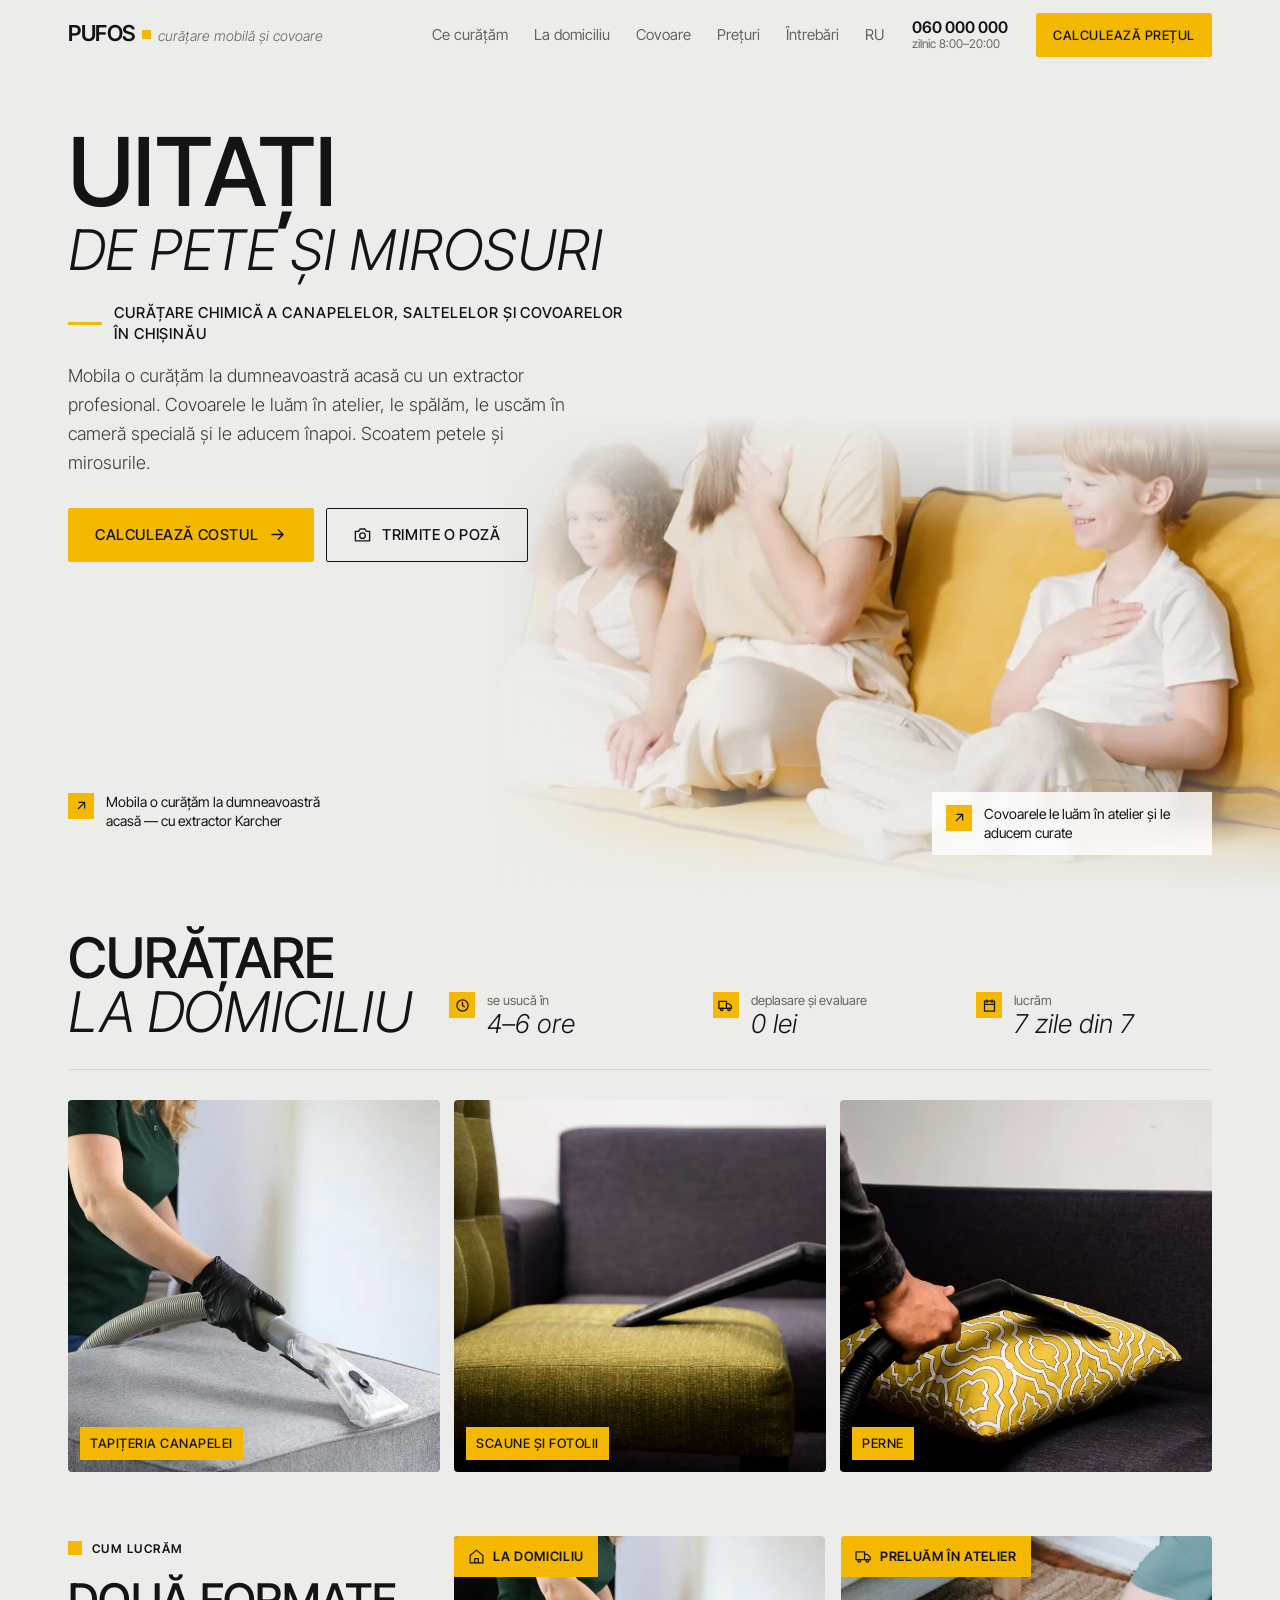
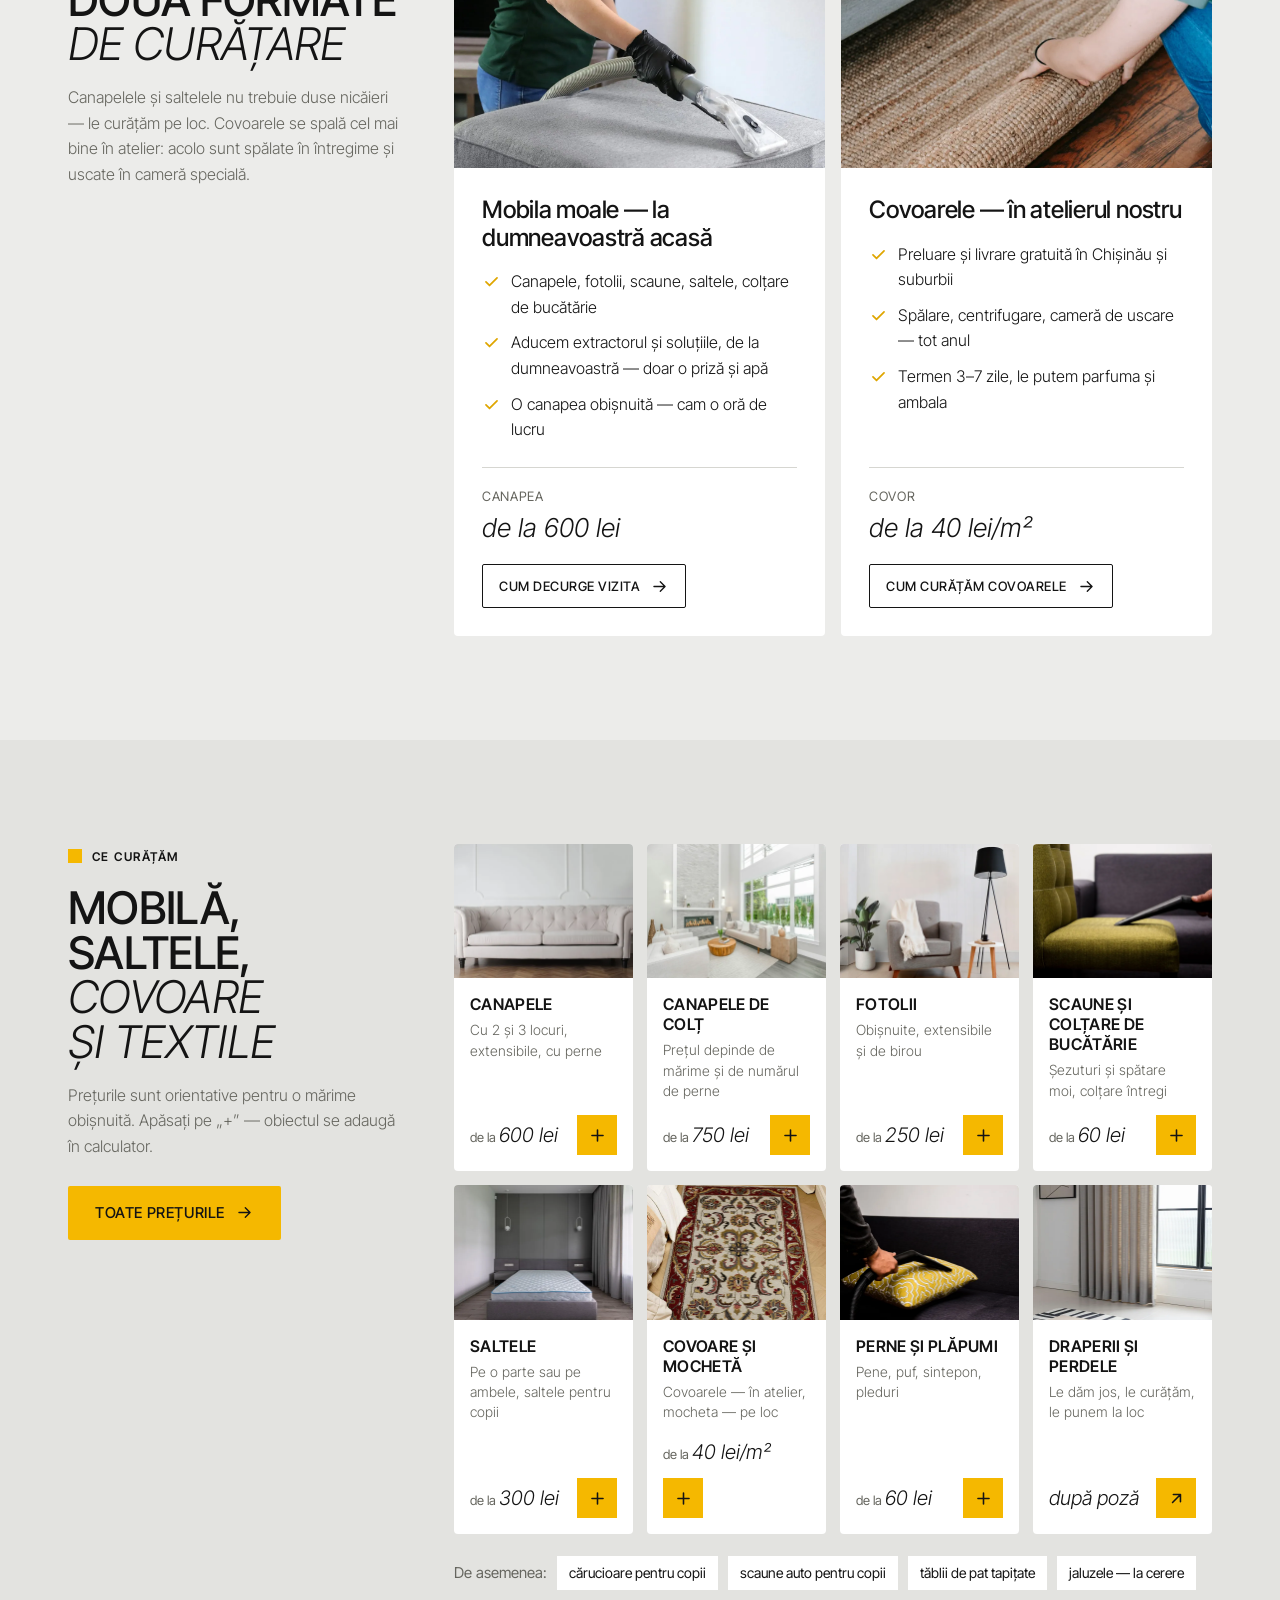
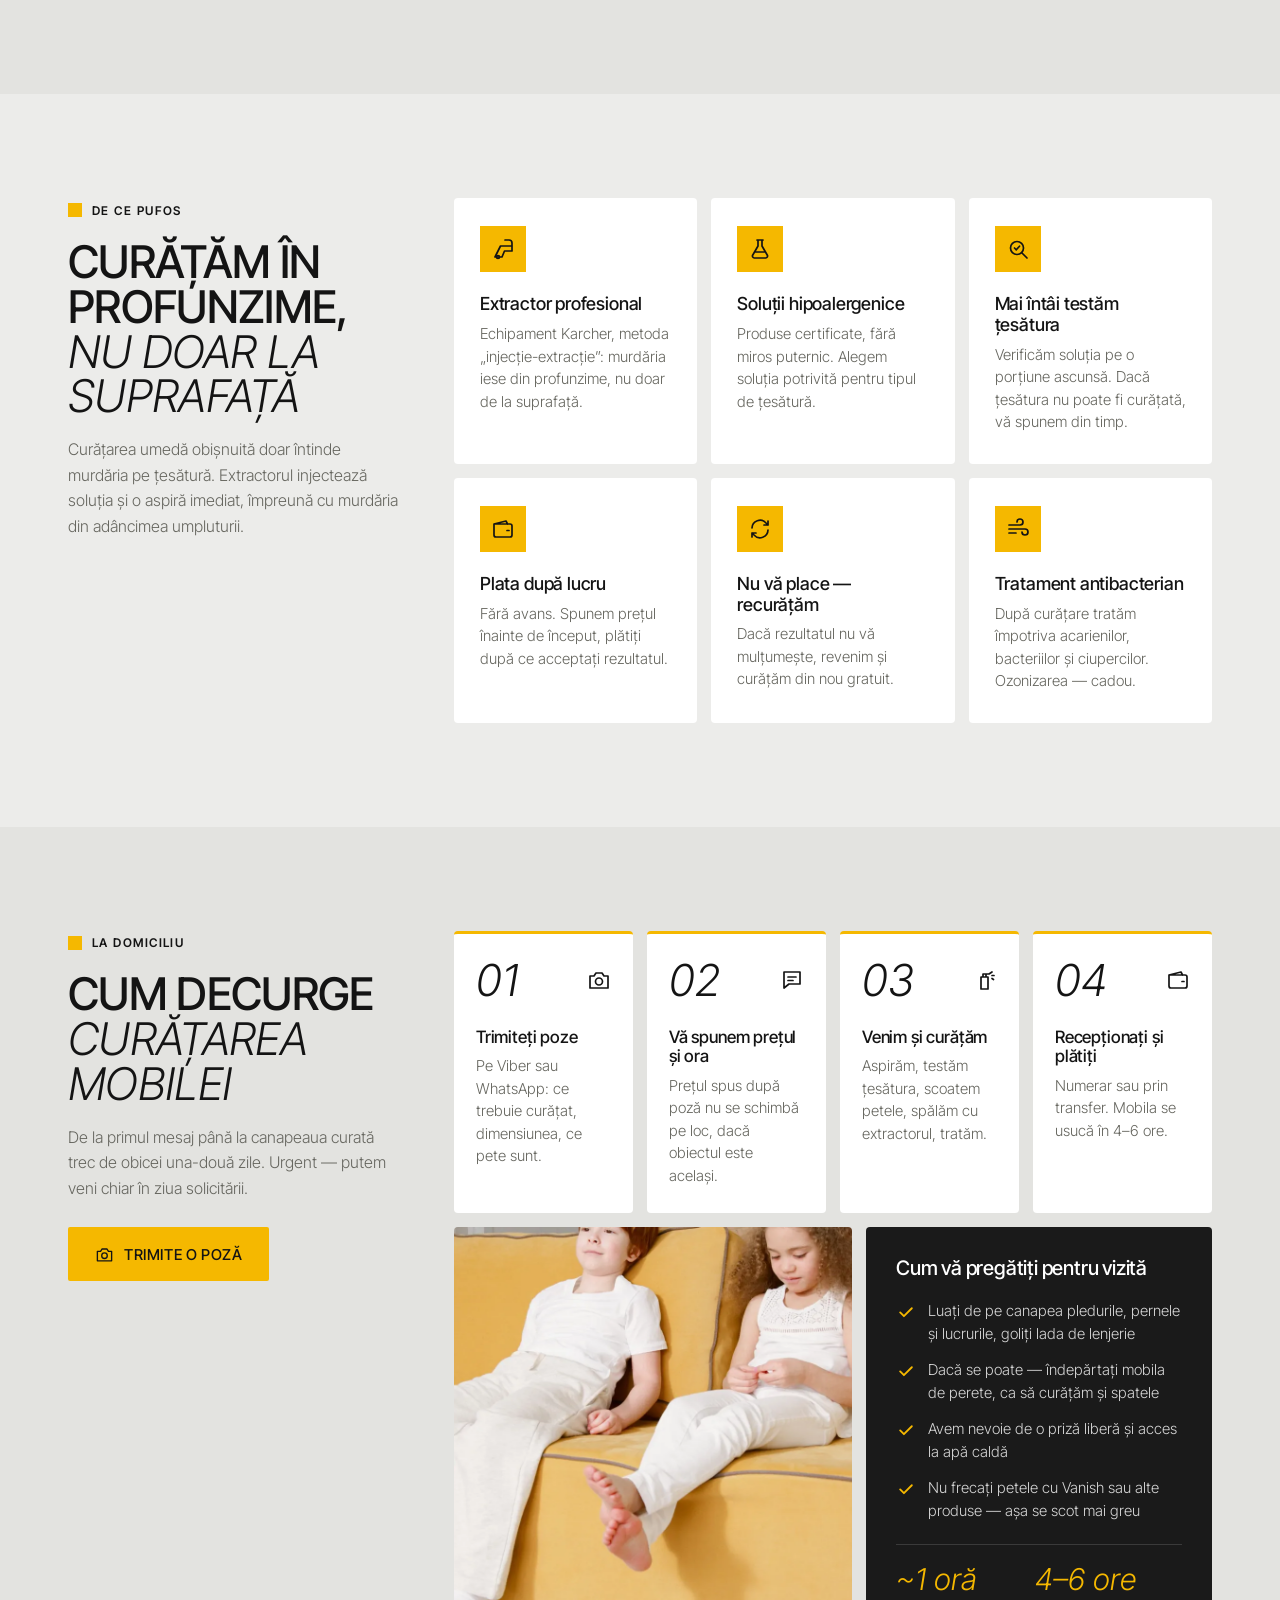
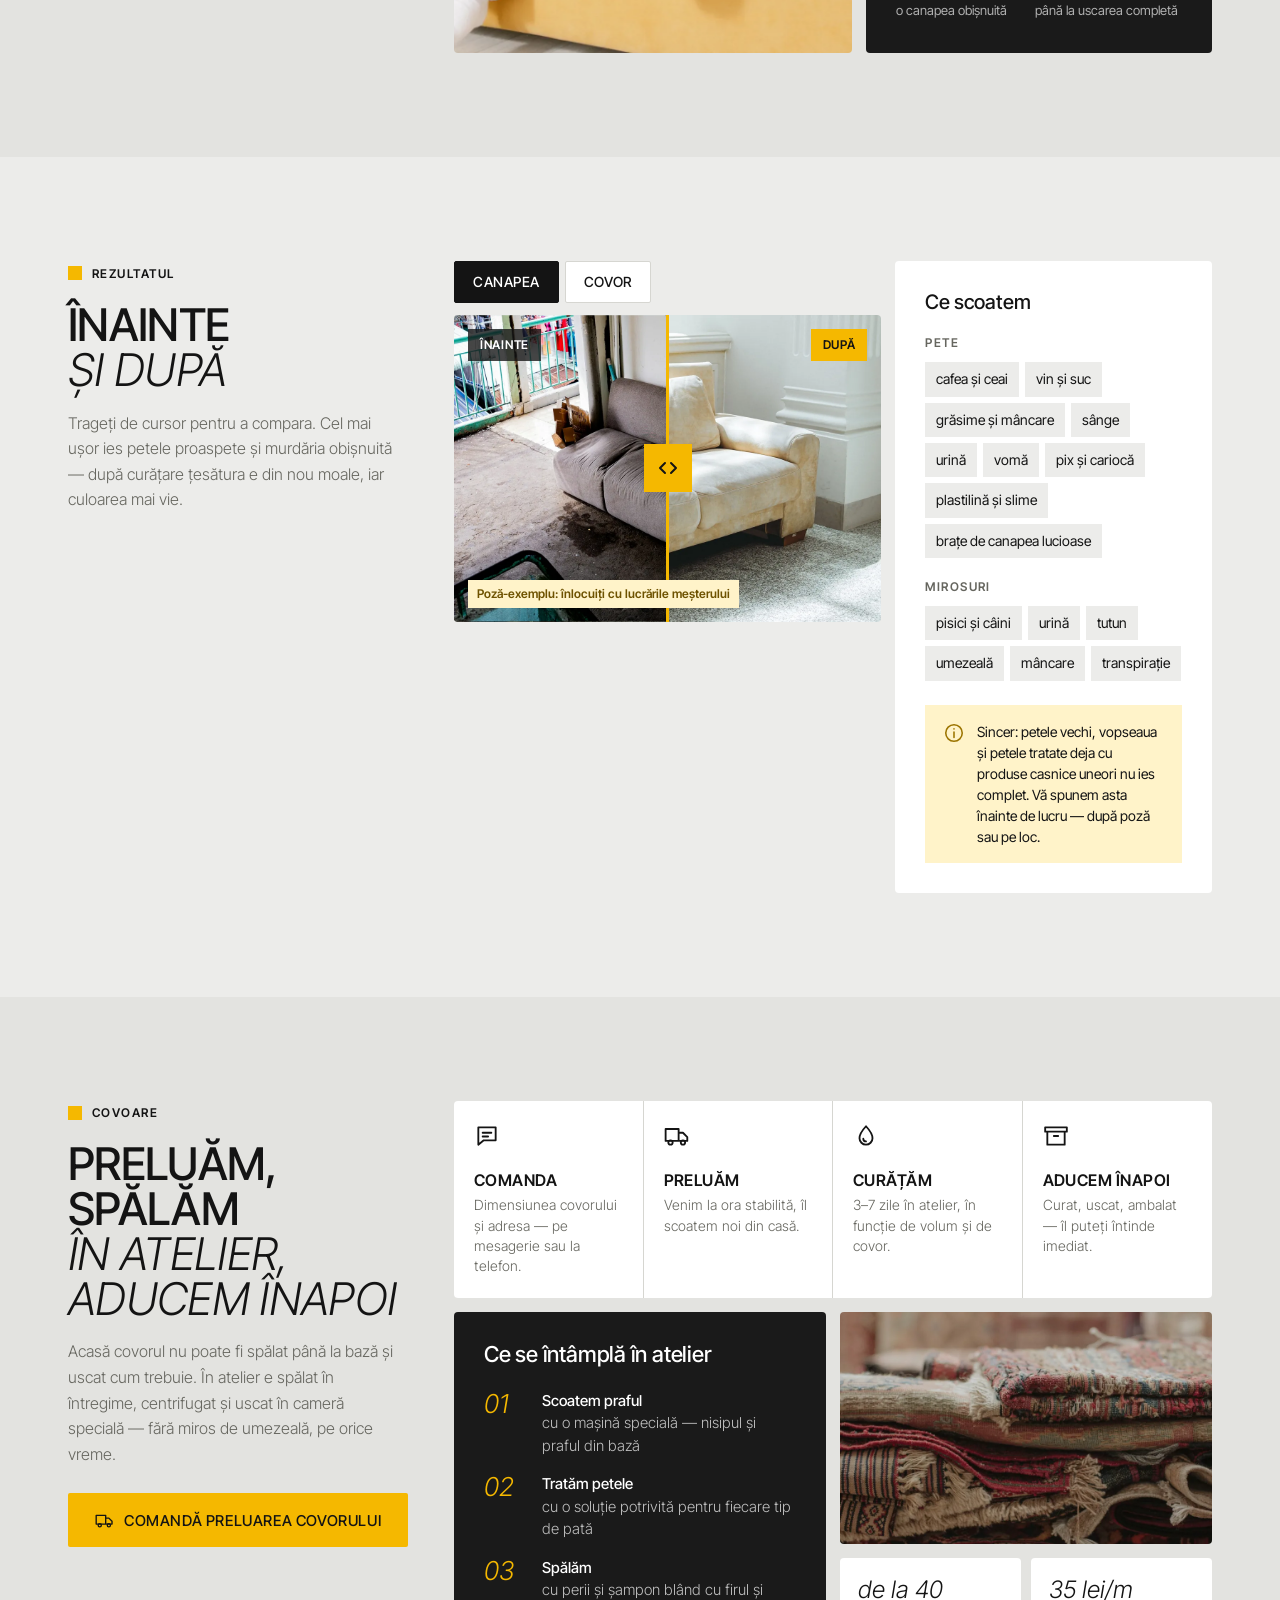
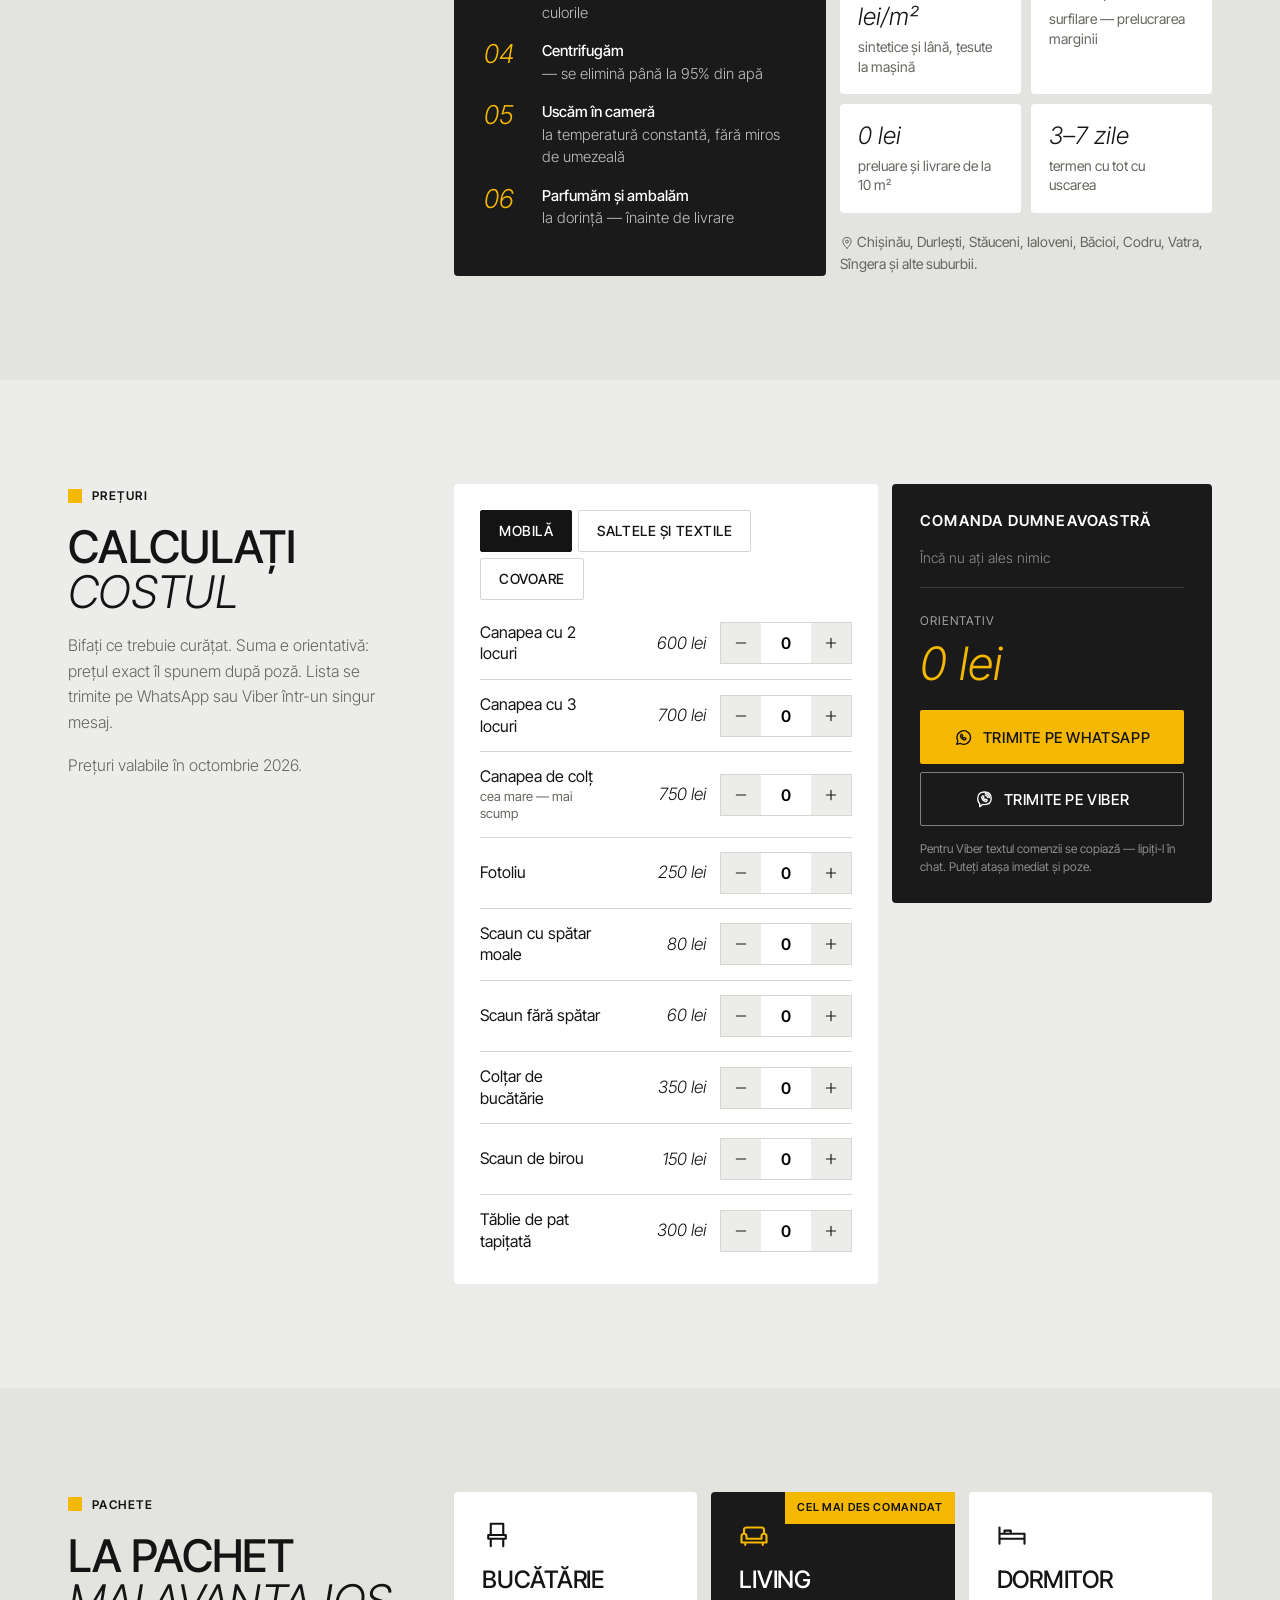
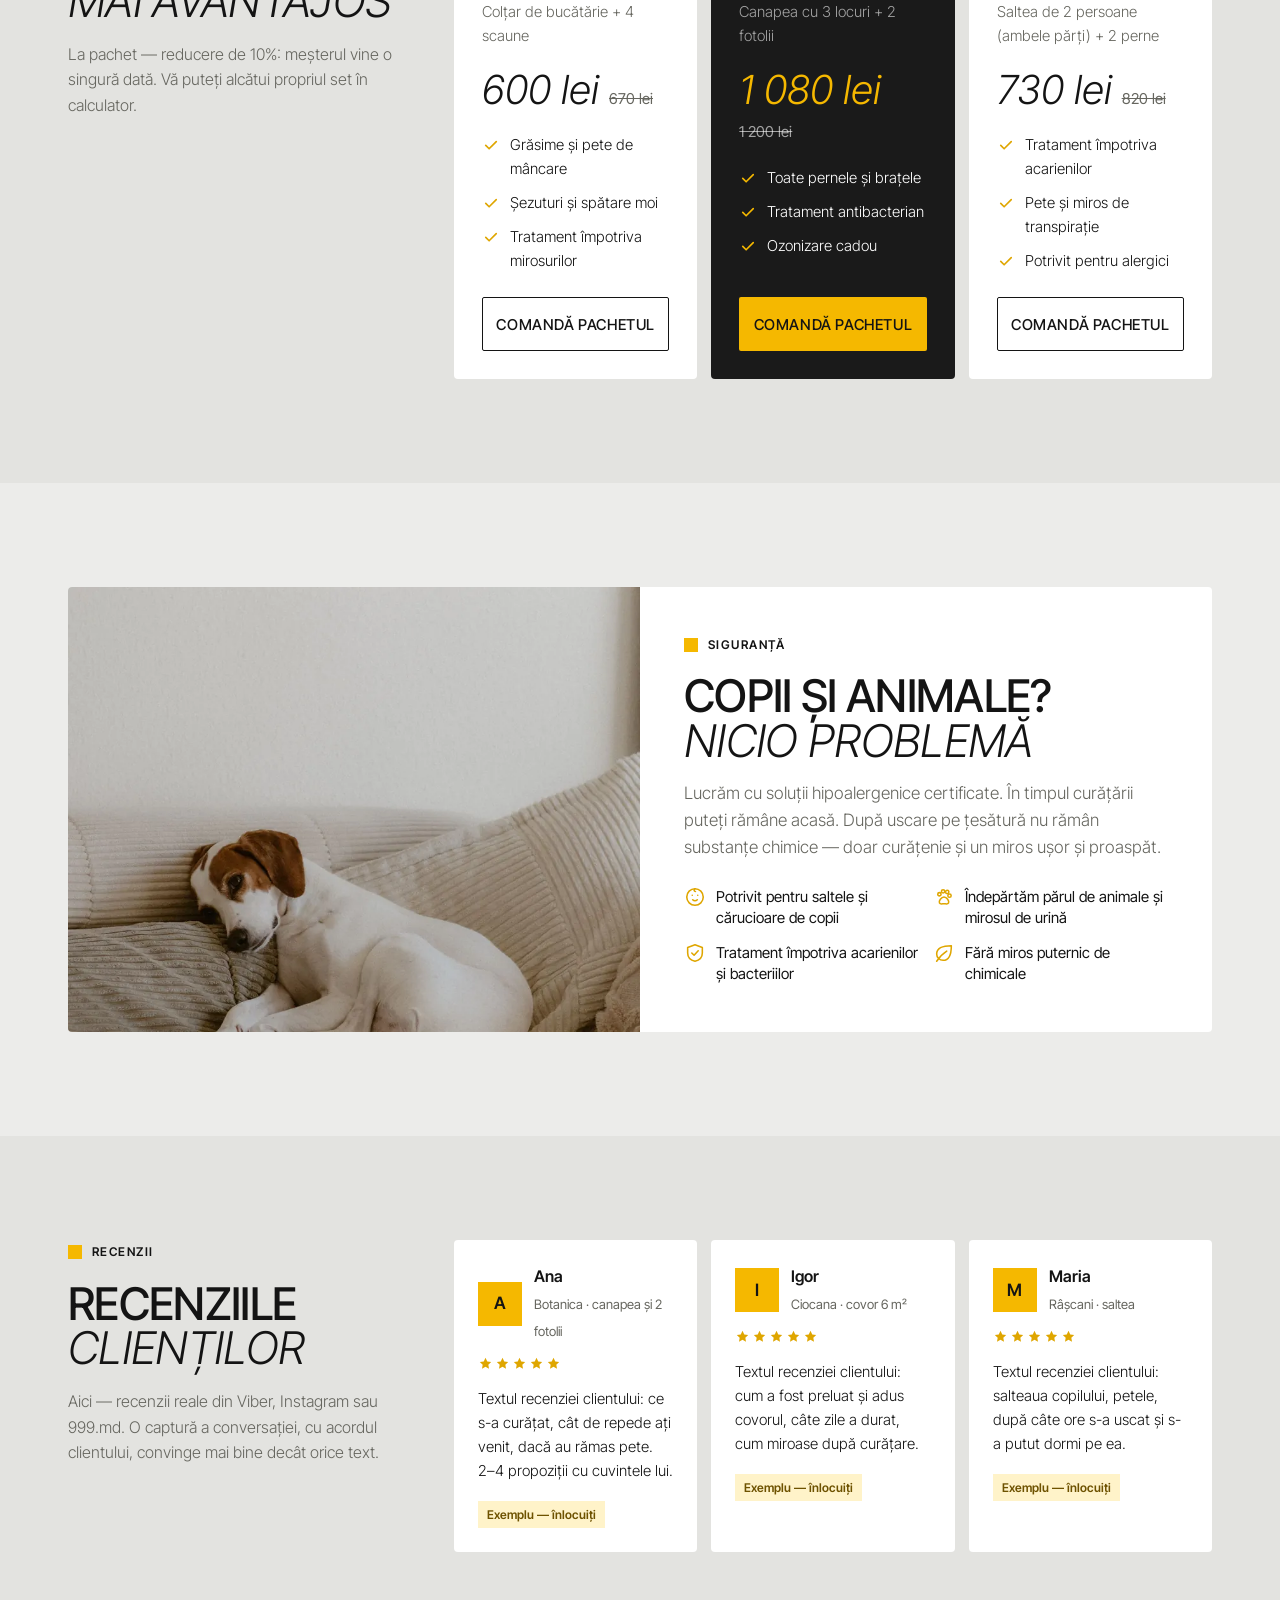
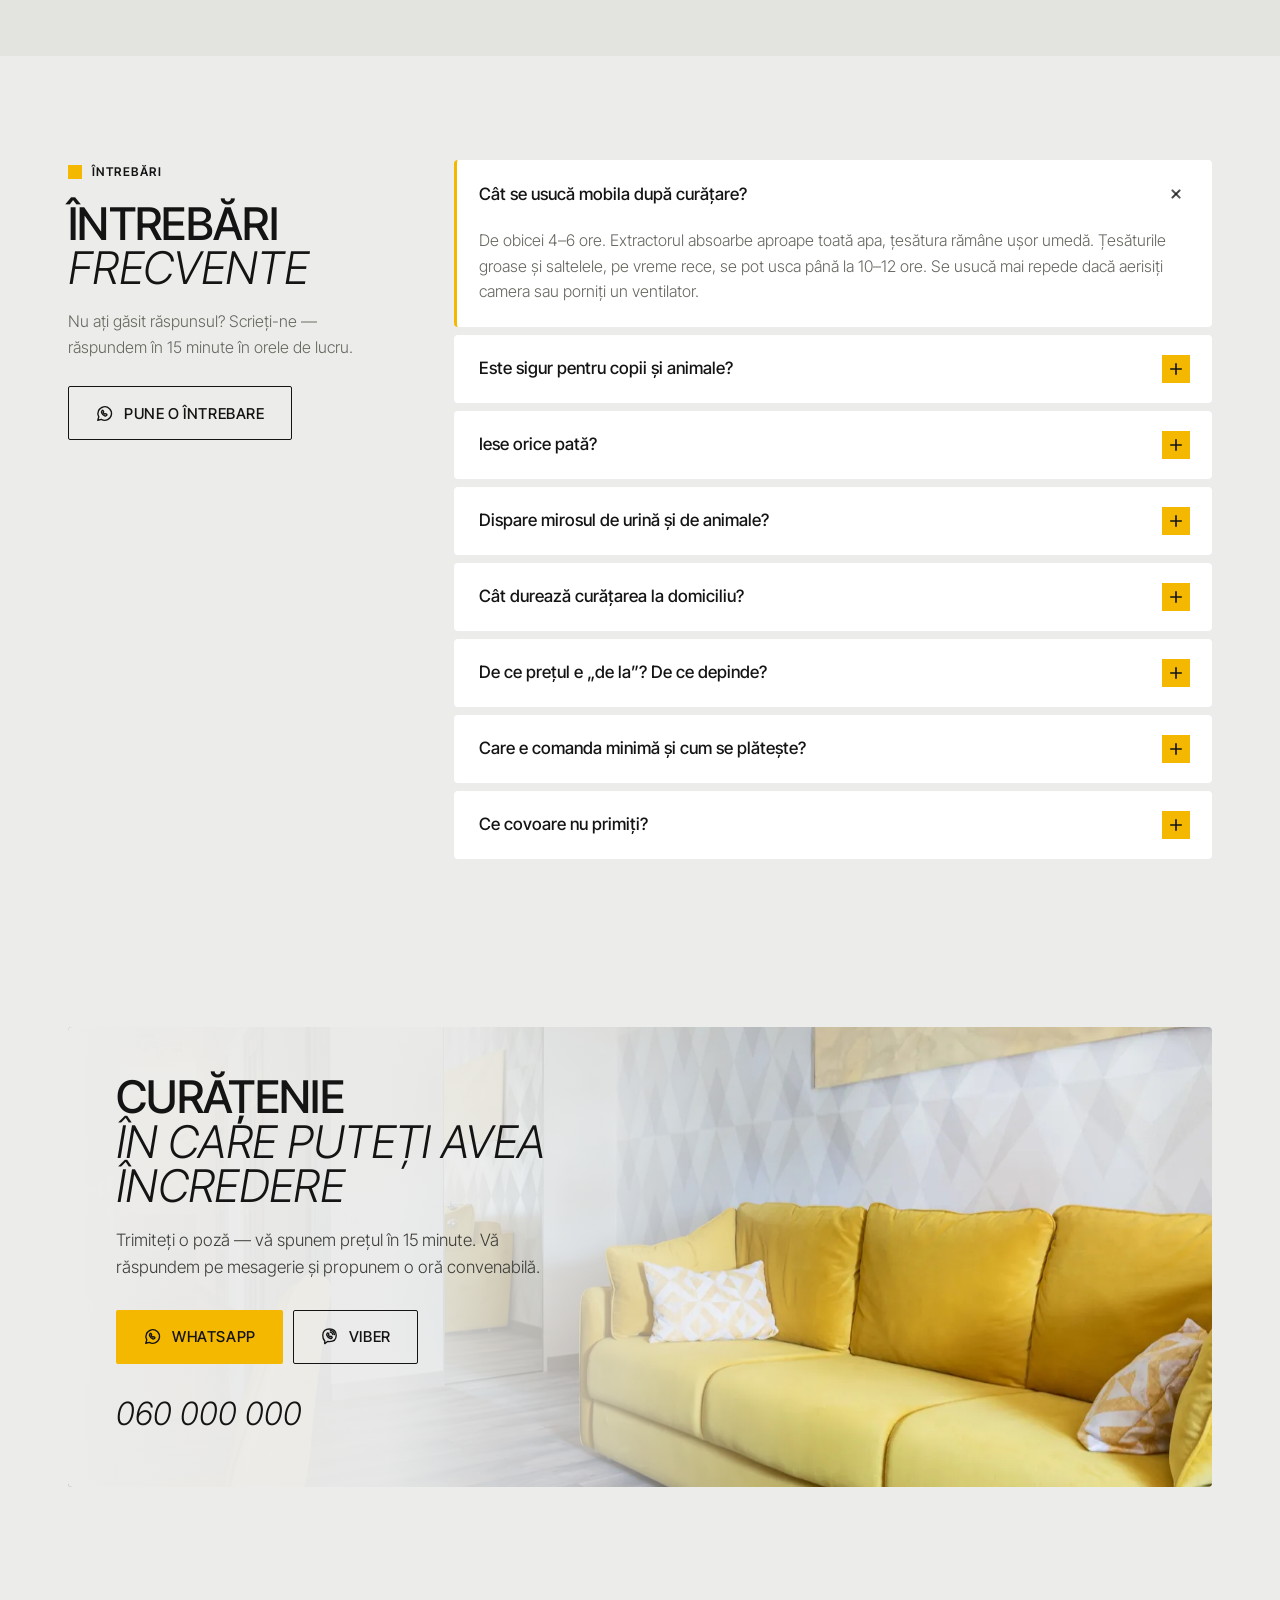
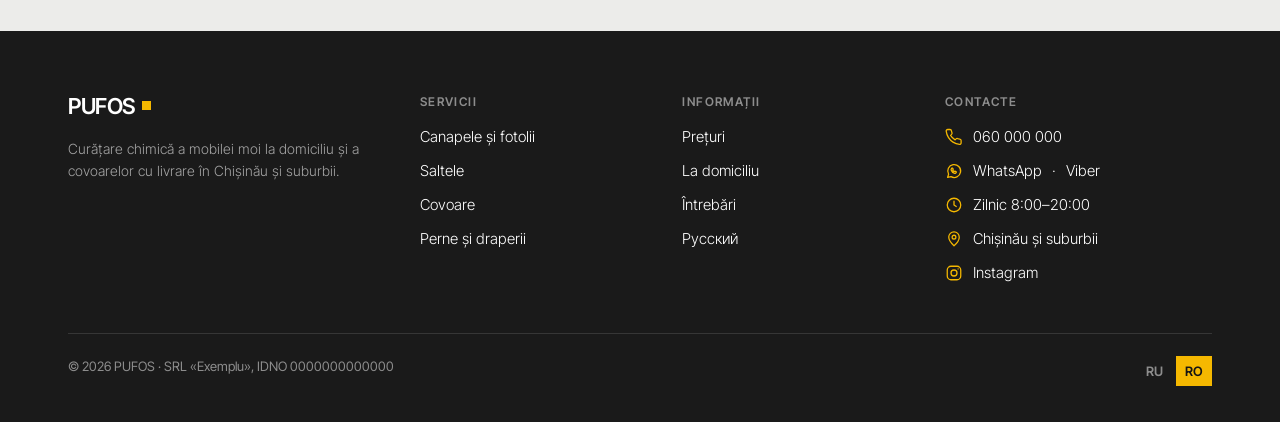
<file: ro.html>
<!doctype html>
<html lang="ro">
<head>
<meta charset="utf-8">
<meta name="viewport" content="width=device-width,initial-scale=1">
<title>Curățare canapele, saltele și covoare în Chișinău — PUFOS · 060 000 000</title>
<meta name="description" content="Curățare chimică a mobilei moi la domiciliu și a covoarelor cu preluare în atelier. Canapea de la 600 lei, covor de la 40 lei/m². Karcher, soluții hipoalergenice, se usucă în 4–6 ore. Trimiteți o poză — vă spunem prețul.">
<link rel="canonical" href="https://webonix-md.github.io/himchistka-v2/ro.html">
<link rel="alternate" hreflang="ru" href="https://webonix-md.github.io/himchistka-v2/">
<link rel="alternate" hreflang="ro" href="https://webonix-md.github.io/himchistka-v2/ro.html">
<meta property="og:type" content="website">
<meta property="og:locale" content="ro_RO">
<meta property="og:title" content="Curățare mobilă și covoare în Chișinău — PUFOS">
<meta property="og:description" content="Canapele, saltele, fotolii — curățăm la dumneavoastră acasă. Covoarele le luăm în atelier și le aducem înapoi. Trimiteți o poză — vă spunem prețul.">
<meta property="og:url" content="https://webonix-md.github.io/himchistka-v2/ro.html">
<meta property="og:image" content="https://webonix-md.github.io/himchistka-v2/img/og/og-square-ro.jpg">
<meta property="og:image:width" content="1200">
<meta property="og:image:height" content="1200">
<meta name="theme-color" content="#F5B800">
<link rel="icon" href="favicon.svg" type="image/svg+xml">
<link rel="preload" href="fonts/InterTight-Light.woff2" as="font" type="font/woff2" crossorigin>
<link rel="preload" href="fonts/InterTight-SemiBold.woff2" as="font" type="font/woff2" crossorigin>
<link rel="stylesheet" href="style.css">
<script type="application/ld+json">
{"@context":"https://schema.org","@type":"DryCleaningOrLaundry","name":"PUFOS","description":"Curățare chimică a mobilei moi la domiciliu și a covoarelor cu livrare în Chișinău","telephone":"+37360000000","url":"https://webonix-md.github.io/himchistka-v2/ro.html","image":"https://webonix-md.github.io/himchistka-v2/img/og/og-square-ro.jpg","priceRange":"de la 60 MDL","areaServed":"Chișinău","address":{"@type":"PostalAddress","addressLocality":"Chișinău","addressCountry":"MD"},"openingHours":"Mo-Su 08:00-20:00"}
</script>
</head>
<body>

<!-- ============ ИКОНКИ ============ -->
<svg width="0" height="0" style="position:absolute" aria-hidden="true">
  <symbol id="i-arrow" viewBox="0 0 24 24"><path d="M5 12h14M13 6l6 6-6 6"/></symbol>
  <symbol id="i-arrow-ur" viewBox="0 0 24 24"><path d="M7 17L17 7M8 7h9v9"/></symbol>
  <symbol id="i-phone" viewBox="0 0 24 24"><path d="M21.5 16.9v3a2 2 0 0 1-2.2 2 19.8 19.8 0 0 1-8.6-3.1 19.5 19.5 0 0 1-6-6A19.8 19.8 0 0 1 1.6 4.2 2 2 0 0 1 3.6 2h3a2 2 0 0 1 2 1.7c.1.9.4 1.8.7 2.7a2 2 0 0 1-.5 2.1L7.5 9.8a16 16 0 0 0 6 6l1.3-1.3a2 2 0 0 1 2.1-.4c.9.3 1.8.6 2.7.7a2 2 0 0 1 1.9 2.1z"/></symbol>
  <symbol id="i-viber" viewBox="0 0 24 24"><path d="M12 2.5c5.2 0 8.5 2.4 8.5 8s-3.3 8-8.5 8c-.9 0-1.7-.1-2.5-.2L6 21v-3.5c-1.8-1.3-2.5-3.6-2.5-7 0-5.6 3.3-8 8.5-8z"/><path d="M9.3 7.7c.3-.3.7-.3 1 0l.8 1.1c.2.3.2.7-.1 1l-.4.4c.4.9 1.2 1.7 2.1 2.1l.4-.4c.3-.3.7-.3 1-.1l1.1.8c.3.3.3.7 0 1l-.6.6c-.5.5-1.3.6-2 .3a7.4 7.4 0 0 1-4-4c-.3-.7-.2-1.5.3-2zM13 6.4a4 4 0 0 1 3.3 3.3M13 4.4a6 6 0 0 1 5.3 5.3"/></symbol>
  <symbol id="i-wa" viewBox="0 0 24 24"><path d="M3.5 20.5l1.3-4.2A8.6 8.6 0 1 1 8 19.5z"/><path d="M9 8.2c.3-.3.7-.3 1 0l.8 1.1c.2.3.2.7-.1 1l-.4.4c.4.9 1.2 1.7 2.1 2.1l.4-.4c.3-.3.7-.3 1-.1l1.1.8c.3.3.3.7 0 1l-.6.6c-.5.5-1.3.6-2 .3a7.4 7.4 0 0 1-4-4c-.3-.7-.2-1.5.3-2z"/></symbol>
  <symbol id="i-leaf" viewBox="0 0 24 24"><path d="M11 20a7 7 0 0 1-7-7c0-6 6-9 16-9 0 10-3 16-9 16zM4 21c3.5-5 7-8.5 11-11"/></symbol>
  <symbol id="i-home" viewBox="0 0 24 24"><path d="M3 10.5L12 3l9 7.5V21H3zM9.5 21v-6h5v6"/></symbol>
  <symbol id="i-truck" viewBox="0 0 24 24"><path d="M1.5 5.5h12v11h-12zM13.5 9h4l4 4v3.5h-8"/><circle cx="6" cy="18" r="2"/><circle cx="17.5" cy="18" r="2"/></symbol>
  <symbol id="i-check" viewBox="0 0 24 24"><path d="M5 12.5l4.5 4.5L19 7.5"/></symbol>
  <symbol id="i-plus" viewBox="0 0 24 24"><path d="M12 5v14M5 12h14"/></symbol>
  <symbol id="i-minus" viewBox="0 0 24 24"><path d="M5 12h14"/></symbol>
  <symbol id="i-camera" viewBox="0 0 24 24"><path d="M3 8h4l2-3h6l2 3h4v12H3z"/><circle cx="12" cy="13.5" r="3.5"/></symbol>
  <symbol id="i-chat" viewBox="0 0 24 24"><path d="M4 4h16v12H9l-5 4z"/><path d="M8 9h8M8 12.5h5"/></symbol>
  <symbol id="i-spray" viewBox="0 0 24 24"><path d="M8 9h7v12H8zM10 9V6h3v3M13 6h3l3-2M19 7.5h2M19 10.5l1.5 1"/></symbol>
  <symbol id="i-wallet" viewBox="0 0 24 24"><path d="M3 7h16a2 2 0 0 1 2 2v9a2 2 0 0 1-2 2H5a2 2 0 0 1-2-2zM3 7l12-3 1.5 3M16 13.5h2"/></symbol>
  <symbol id="i-vacuum" viewBox="0 0 24 24"><path d="M14 3h4a3 3 0 0 1 3 3v3M21 9H9.5L4 20h7l2.5-6H21z"/><circle cx="7" cy="20" r="1.5"/></symbol>
  <symbol id="i-flask" viewBox="0 0 24 24"><path d="M9 3h6M10 3v6l-5.5 9.5A2 2 0 0 0 6.2 21h11.6a2 2 0 0 0 1.7-2.5L14 9V3M7.5 15h9"/></symbol>
  <symbol id="i-test" viewBox="0 0 24 24"><circle cx="11" cy="11" r="6.5"/><path d="M16 16l5 5M8.5 11l1.8 1.8 3.2-3.6"/></symbol>
  <symbol id="i-repeat" viewBox="0 0 24 24"><path d="M4 11a8 8 0 0 1 14-5l2 2M20 4v4h-4M20 13a8 8 0 0 1-14 5l-2-2M4 20v-4h4"/></symbol>
  <symbol id="i-wind" viewBox="0 0 24 24"><path d="M3 8h11a3 3 0 1 0-3-3M3 12h16a3 3 0 1 1-3 3M3 16h7"/></symbol>
  <symbol id="i-clock" viewBox="0 0 24 24"><circle cx="12" cy="12" r="9"/><path d="M12 7v5l3 2"/></symbol>
  <symbol id="i-cal" viewBox="0 0 24 24"><path d="M4 5h16v16H4zM4 10h16M8 3v4M16 3v4"/></symbol>
  <symbol id="i-pin" viewBox="0 0 24 24"><path d="M12 21s-7-6.2-7-11.5a7 7 0 0 1 14 0C19 14.8 12 21 12 21z"/><circle cx="12" cy="9.5" r="2.5"/></symbol>
  <symbol id="i-mail" viewBox="0 0 24 24"><path d="M3 5h18v14H3zM3 6l9 7 9-7"/></symbol>
  <symbol id="i-sofa" viewBox="0 0 24 24"><path d="M4 11V8a2 2 0 0 1 2-2h12a2 2 0 0 1 2 2v3M2 13a2 2 0 0 1 4 0v2h12v-2a2 2 0 0 1 4 0v5H2zM5 18v2M19 18v2"/></symbol>
  <symbol id="i-bed" viewBox="0 0 24 24"><path d="M2 19V6M2 11h20v8M22 15H2M6 11V8.5h5V11"/></symbol>
  <symbol id="i-chair" viewBox="0 0 24 24"><path d="M7 3h10v9H7zM5 12h14v3H5zM7 15v6M17 15v6"/></symbol>
  <symbol id="i-rug" viewBox="0 0 24 24"><path d="M5 4h14v16H5zM8 7h8v10H8zM5 4V2.5M9 4V2.5M15 4V2.5M19 4V2.5M5 21.5V20M9 21.5V20M15 21.5V20M19 21.5V20"/></symbol>
  <symbol id="i-box" viewBox="0 0 24 24"><path d="M3 7l9-4 9 4v10l-9 4-9-4zM3 7l9 4 9-4M12 11v10"/></symbol>
  <symbol id="i-paw" viewBox="0 0 24 24"><circle cx="7" cy="9" r="1.8"/><circle cx="11" cy="5.8" r="1.8"/><circle cx="15.5" cy="6.5" r="1.8"/><circle cx="18" cy="10.5" r="1.8"/><path d="M12 12c-3 0-6 4.5-5 6.5s3.5.8 5 .8 4 1.2 5-.8-2-6.5-5-6.5z"/></symbol>
  <symbol id="i-baby" viewBox="0 0 24 24"><circle cx="12" cy="12" r="9"/><path d="M9 10h.01M15 10h.01M9.5 15a3.5 3.5 0 0 0 5 0M12 3c-1.5 1.5-1 3 .5 3"/></symbol>
  <symbol id="i-drop" viewBox="0 0 24 24"><path d="M12 3s6 6.5 6 11a6 6 0 0 1-12 0c0-4.5 6-11 6-11z"/><path d="M9.5 14.5a2.5 2.5 0 0 0 2.5 2.5"/></symbol>
  <symbol id="i-shield" viewBox="0 0 24 24"><path d="M12 3l8 3v6c0 5-3.5 8-8 9-4.5-1-8-4-8-9V6z"/><path d="M8.5 12l2.5 2.5 4.5-5"/></symbol>
  <symbol id="i-info" viewBox="0 0 24 24"><circle cx="12" cy="12" r="9"/><path d="M12 11v6M12 7.5h.01"/></symbol>
  <symbol id="i-star" viewBox="0 0 24 24"><path d="M12 2.8l2.8 5.8 6.3.9-4.6 4.4 1.1 6.3L12 17.2l-5.6 3 1.1-6.3L2.9 9.5l6.3-.9z"/></symbol>
  <symbol id="i-swap" viewBox="0 0 24 24"><path d="M9 7l-5 5 5 5M15 7l5 5-5 5"/></symbol>
  <symbol id="i-sun" viewBox="0 0 24 24"><circle cx="12" cy="12" r="4"/><path d="M12 2v2M12 20v2M4.9 4.9l1.4 1.4M17.7 17.7l1.4 1.4M2 12h2M20 12h2M4.9 19.1l1.4-1.4M17.7 6.3l1.4-1.4"/></symbol>
  <symbol id="i-pack" viewBox="0 0 24 24"><path d="M4 8h16v12H4zM2 4h20v4H2zM10 12h4"/></symbol>
  <symbol id="i-menu" viewBox="0 0 24 24"><path d="M4 7h16M4 12h16M4 17h16"/></symbol>
  <symbol id="i-ig" viewBox="0 0 24 24"><rect x="3" y="3" width="18" height="18" rx="5"/><circle cx="12" cy="12" r="4"/><path d="M17.5 6.5h.01"/></symbol>
  <symbol id="i-fb" viewBox="0 0 24 24"><path d="M14 8h3V4h-3a4 4 0 0 0-4 4v3H7v4h3v6h4v-6h3l1-4h-4V8z"/></symbol>
</svg>

<!-- ============ ШАПКА ============ -->
<header class="hdr" id="hdr">
  <div class="wrap hdr__in">
    <a class="logo" href="#top" aria-label="PUFOS — pagina principală">
      <span class="logo__word">PUFOS</span><span class="logo__dot"></span>
      <span class="logo__sub">curățare mobilă și&nbsp;covoare</span>
    </a>
    <nav class="nav" id="nav">
      <a href="#services">Ce curățăm</a>
      <a href="#home-visit">La domiciliu</a>
      <a href="#rugs">Covoare</a>
      <a href="#calc">Prețuri</a>
      <a href="#faq">Întrebări</a>
      <a href="./" lang="ru" hreflang="ru">RU</a>
    </nav>
    <a class="hdr__tel" href="tel:+37360000000"><b>060 000 000</b><span>zilnic 8:00–20:00</span></a>
    <a class="btn btn--sun btn--sm" href="#calc">Calculează prețul</a>
    <button class="burger" id="burger" aria-label="Meniu" aria-expanded="false" aria-controls="nav"><svg class="ico"><use href="#i-menu"/></svg></button>
  </div>
</header>

<main id="top">

<!-- ============ HERO ============ -->
<section class="hero">
  <div class="hero__media" aria-hidden="true">
    <picture>
      <source media="(max-width: 680px)" srcset="img/hero-m.webp">
      <img src="img/hero.webp" alt="" width="1920" height="1200" fetchpriority="high">
    </picture>
    <div class="hero__mask"></div>
  </div>
  <div class="wrap hero__in">
    <div class="hero__text">
      <h1 class="hero__title"><b>Uitați</b> <i>de pete și&nbsp;mirosuri</i><span class="hero__sub">Curățare chimică a canapelelor, saltelelor și&nbsp;covoarelor în&nbsp;Chișinău</span></h1>
      <p class="hero__lead">Mobila o curățăm la dumneavoastră acasă cu un extractor profesional. Covoarele le luăm în atelier, le spălăm, le uscăm în cameră specială și le aducem înapoi. Scoatem petele și mirosurile.</p>
      <div class="hero__btns">
          <a class="btn btn--sun" href="#calc">Calculează costul <svg class="ico"><use href="#i-arrow"/></svg></a>
          <a class="btn btn--line js-wa-plain" href="https://wa.me/37360000000" data-text="Bună ziua! Aș vrea să aflu prețul curățării. Trimit poze:" target="_blank" rel="noopener"><svg class="ico"><use href="#i-camera"/></svg>Trimite o poză</a>
        </div>
    </div>
    <div class="hero__notes">
      <p class="note-sq"><span class="sq"><svg class="ico"><use href="#i-arrow-ur"/></svg></span><span>Mobila o curățăm la dumneavoastră acasă — cu extractor Karcher</span></p>
      <p class="note-sq"><span class="sq"><svg class="ico"><use href="#i-arrow-ur"/></svg></span><span>Covoarele le luăm în atelier și le aducem curate</span></p>
    </div>
  </div>
</section>

<!-- ============ ХАРАКТЕРИСТИКИ ============ -->
<section class="specs" aria-label="Caracteristici">
  <div class="wrap">
    <div class="specs__top">
      <p class="specs__title"><b>Curățare</b> <i>la domiciliu</i></p>
      <div class="spec"><span class="sq"><svg class="ico"><use href="#i-clock"/></svg></span><small>se usucă în</small><b>4–6 ore</b></div><div class="spec"><span class="sq"><svg class="ico"><use href="#i-truck"/></svg></span><small>deplasare și evaluare</small><b>0 lei</b></div><div class="spec"><span class="sq"><svg class="ico"><use href="#i-cal"/></svg></span><small>lucrăm</small><b>7 zile din 7</b></div>
    </div>
    <div class="closes"><figure class="close"><img src="img/close-1.webp" alt="Duza extractorului pe tapițerie" width="700" height="700" loading="lazy"><figcaption>Tapițeria canapelei</figcaption></figure><figure class="close"><img src="img/close-2.webp" alt="Curățarea unui scaun tapițat" width="700" height="700" loading="lazy"><figcaption>Scaune și fotolii</figcaption></figure><figure class="close"><img src="img/close-3.webp" alt="Curățarea unei perne" width="700" height="700" loading="lazy"><figcaption>Perne</figcaption></figure></div>
  </div>
</section>

<!-- ============ ДВА ФОРМАТА ============ -->
<section class="sec sec--tight" id="formats">
  <div class="wrap split">
    <div class="sh rv">
      <span class="kicker">Cum lucrăm</span>
      <h2><b>Două formate</b> <i>de curățare</i></h2>
      <p>Canapelele și saltelele nu trebuie duse nicăieri — le curățăm pe loc. Covoarele se spală cel mai bine în atelier: acolo sunt spălate în întregime și uscate în cameră specială.</p>
    </div>
    <div class="formats">
      <article class="fmt rv">
        <span class="fmt__label"><svg class="ico"><use href="#i-home"/></svg>La domiciliu</span>
        <img class="fmt__img" src="img/home.webp" alt="Specialistul curăță tapițeria unui puf cu extractorul" width="1200" height="900" loading="lazy">
        <div class="fmt__body">
          <h3>Mobila moale — la dumneavoastră acasă</h3>
          <ul>
            <li><svg class="ico"><use href="#i-check"/></svg>Canapele, fotolii, scaune, saltele, colțare de bucătărie</li>
            <li><svg class="ico"><use href="#i-check"/></svg>Aducem extractorul și soluțiile, de la dumneavoastră — doar o priză și apă</li>
            <li><svg class="ico"><use href="#i-check"/></svg>O canapea obișnuită — cam o oră de lucru</li>
          </ul>
          <div class="fmt__foot">
            <div class="fmt__price">Canapea<b>de la <span data-from="sofa2">600</span> lei</b></div>
            <a class="btn btn--line btn--sm" href="#home-visit">Cum decurge vizita <svg class="ico"><use href="#i-arrow"/></svg></a>
          </div>
        </div>
      </article>
      <article class="fmt rv">
        <span class="fmt__label"><svg class="ico"><use href="#i-truck"/></svg>Preluăm în atelier</span>
        <img class="fmt__img" src="img/rug-pickup.webp" alt="Covorul este rulat pentru a fi dat la curățat" width="900" height="1100" loading="lazy">
        <div class="fmt__body">
          <h3>Covoarele — în atelierul nostru</h3>
          <ul>
            <li><svg class="ico"><use href="#i-check"/></svg>Preluare și livrare gratuită în Chișinău și suburbii</li>
            <li><svg class="ico"><use href="#i-check"/></svg>Spălare, centrifugare, cameră de uscare — tot anul</li>
            <li><svg class="ico"><use href="#i-check"/></svg>Termen 3–7 zile, le putem parfuma și ambala</li>
          </ul>
          <div class="fmt__foot">
            <div class="fmt__price">Covor<b>de la <span data-from="rug">40</span> lei/m²</b></div>
            <a class="btn btn--line btn--sm" href="#rugs">Cum curățăm covoarele <svg class="ico"><use href="#i-arrow"/></svg></a>
          </div>
        </div>
      </article>
    </div>
  </div>
</section>

<!-- ============ ЧТО ЧИСТИМ ============ -->
<section class="sec sec--soft" id="services">
  <div class="wrap split">
    <div class="sh rv">
      <span class="kicker">Ce curățăm</span>
      <h2><b>Mobilă, saltele,</b> <i>covoare și&nbsp;textile</i></h2>
      <p>Prețurile sunt orientative pentru o mărime obișnuită. Apăsați pe „+” — obiectul se adaugă în calculator.</p>
      <a class="btn btn--sun" href="#calc">Toate prețurile <svg class="ico"><use href="#i-arrow"/></svg></a>
    </div>
    <div>
      <div class="cards">
        <article class="card rv">
          <img src="img/svc-sofa.webp" alt="Canapea deschisă la culoare cu trei locuri" width="720" height="540" loading="lazy">
          <div class="card__body">
            <h3>Canapele</h3>
            <p>Cu 2 și 3 locuri, extensibile, cu perne</p>
            <div class="card__foot"><div class="card__price">de la <b><span data-from="sofa2">600</span> lei</b></div><button class="round" data-add="sofa2" aria-label="Adaugă canapeaua în calculator"><svg class="ico"><use href="#i-plus"/></svg></button></div>
          </div>
        </article>
        <article class="card rv">
          <img src="img/svc-corner.webp" alt="Canapea de colț într-un living luminos" width="720" height="540" loading="lazy">
          <div class="card__body">
            <h3>Canapele de colț</h3>
            <p>Prețul depinde de mărime și de numărul de perne</p>
            <div class="card__foot"><div class="card__price">de la <b><span data-from="corner">750</span> lei</b></div><button class="round" data-add="corner" aria-label="Adaugă canapeaua de colț în calculator"><svg class="ico"><use href="#i-plus"/></svg></button></div>
          </div>
        </article>
        <article class="card rv">
          <img src="img/svc-armchair.webp" alt="Fotoliu gri cu un pled" width="720" height="540" loading="lazy">
          <div class="card__body">
            <h3>Fotolii</h3>
            <p>Obișnuite, extensibile și de birou</p>
            <div class="card__foot"><div class="card__price">de la <b><span data-from="armchair">250</span> lei</b></div><button class="round" data-add="armchair" aria-label="Adaugă fotoliul în calculator"><svg class="ico"><use href="#i-plus"/></svg></button></div>
          </div>
        </article>
        <article class="card rv">
          <img src="img/svc-chairs.webp" alt="Curățarea șezutului unui scaun tapițat cu duza" width="720" height="540" loading="lazy">
          <div class="card__body">
            <h3>Scaune și colțare de bucătărie</h3>
            <p>Șezuturi și spătare moi, colțare întregi</p>
            <div class="card__foot"><div class="card__price">de la <b><span data-from="stool">60</span> lei</b></div><button class="round" data-add="chair" aria-label="Adaugă scaunul în calculator"><svg class="ico"><use href="#i-plus"/></svg></button></div>
          </div>
        </article>
        <article class="card rv">
          <img src="img/svc-mattress.webp" alt="Saltea pe pat în dormitor" width="720" height="540" loading="lazy">
          <div class="card__body">
            <h3>Saltele</h3>
            <p>Pe o parte sau pe ambele, saltele pentru copii</p>
            <div class="card__foot"><div class="card__price">de la <b><span data-from="mat1">300</span> lei</b></div><button class="round" data-add="mat2" aria-label="Adaugă salteaua în calculator"><svg class="ico"><use href="#i-plus"/></svg></button></div>
          </div>
        </article>
        <article class="card rv">
          <img src="img/svc-rug.webp" alt="Covor cu model pe podea" width="720" height="540" loading="lazy">
          <div class="card__body">
            <h3>Covoare și mochetă</h3>
            <p>Covoarele — în atelier, mocheta — pe loc</p>
            <div class="card__foot"><div class="card__price">de la <b><span data-from="rug">40</span> lei/m²</b></div><button class="round" data-add="rug" aria-label="Adaugă covorul în calculator"><svg class="ico"><use href="#i-plus"/></svg></button></div>
          </div>
        </article>
        <article class="card rv">
          <img src="img/svc-pillows.webp" alt="Curățarea unei perne decorative" width="720" height="540" loading="lazy">
          <div class="card__body">
            <h3>Perne și plăpumi</h3>
            <p>Pene, puf, sintepon, pleduri</p>
            <div class="card__foot"><div class="card__price">de la <b><span data-from="pillow">60</span> lei</b></div><button class="round" data-add="pillow" aria-label="Adaugă perna în calculator"><svg class="ico"><use href="#i-plus"/></svg></button></div>
          </div>
        </article>
        <article class="card rv">
          <img src="img/svc-curtains.webp" alt="Draperii gri la fereastră" width="720" height="540" loading="lazy">
          <div class="card__body">
            <h3>Draperii și perdele</h3>
            <p>Le dăm jos, le curățăm, le punem la loc</p>
            <div class="card__foot"><div class="card__price"><b>după poză</b></div><a class="round js-wa-plain" href="https://wa.me/37360000000" data-text="Bună ziua! Aș vrea să curăț draperiile. Trimit poze și dimensiunile:" target="_blank" rel="noopener" aria-label="Întreabă prețul draperiilor pe WhatsApp"><svg class="ico"><use href="#i-arrow-ur"/></svg></a></div>
          </div>
        </article>
      </div>
      <p class="others">De asemenea: <span>cărucioare pentru copii</span><span>scaune auto pentru copii</span><span>tăblii de pat tapițate</span><span>jaluzele — la cerere</span></p>
    </div>
  </div>
</section>

<!-- ============ ПОЧЕМУ МЫ ============ -->
<section class="sec" id="why">
  <div class="wrap split">
    <div class="sh rv">
      <span class="kicker">De ce PUFOS</span>
      <h2><b>Curățăm în profunzime,</b> <i>nu doar la suprafață</i></h2>
      <p>Curățarea umedă obișnuită doar întinde murdăria pe țesătură. Extractorul injectează soluția și o aspiră imediat, împreună cu murdăria din adâncimea umpluturii.</p>
    </div>
    <div class="why">
      <div class="why__item rv"><span class="why__ico"><svg class="ico"><use href="#i-vacuum"/></svg></span><h3>Extractor profesional</h3><p>Echipament Karcher, metoda „injecție-extracție”: murdăria iese din profunzime, nu doar de la suprafață.</p></div>
      <div class="why__item rv"><span class="why__ico"><svg class="ico"><use href="#i-flask"/></svg></span><h3>Soluții hipoalergenice</h3><p>Produse certificate, fără miros puternic. Alegem soluția potrivită pentru tipul de țesătură.</p></div>
      <div class="why__item rv"><span class="why__ico"><svg class="ico"><use href="#i-test"/></svg></span><h3>Mai întâi testăm țesătura</h3><p>Verificăm soluția pe o porțiune ascunsă. Dacă țesătura nu poate fi curățată, vă spunem din timp.</p></div>
      <div class="why__item rv"><span class="why__ico"><svg class="ico"><use href="#i-wallet"/></svg></span><h3>Plata după lucru</h3><p>Fără avans. Spunem prețul înainte de început, plătiți după ce acceptați rezultatul.</p></div>
      <div class="why__item rv"><span class="why__ico"><svg class="ico"><use href="#i-repeat"/></svg></span><h3>Nu vă place — recurățăm</h3><p>Dacă rezultatul nu vă mulțumește, revenim și curățăm din nou gratuit.</p></div>
      <div class="why__item rv"><span class="why__ico"><svg class="ico"><use href="#i-wind"/></svg></span><h3>Tratament antibacterian</h3><p>După curățare tratăm împotriva acarienilor, bacteriilor și ciupercilor. Ozonizarea — cadou.</p></div>
    </div>
  </div>
</section>

<!-- ============ ВЫЕЗД НА ДОМ ============ -->
<section class="sec sec--soft" id="home-visit">
  <div class="wrap split">
    <div class="sh rv">
      <span class="kicker">La domiciliu</span>
      <h2><b>Cum decurge</b> <i>curățarea mobilei</i></h2>
      <p>De la primul mesaj până la canapeaua curată trec de obicei una-două zile. Urgent — putem veni chiar în ziua solicitării.</p>
      <a class="btn btn--sun js-wa-plain" href="https://wa.me/37360000000" data-text="Bună ziua! Aș vrea curățarea mobilei la domiciliu. Trimit poze:" target="_blank" rel="noopener"><svg class="ico"><use href="#i-camera"/></svg>Trimite o poză</a>
    </div>
    <div>
      <div class="steps">
        <div class="step rv"><div class="step__n"><b>01</b><svg class="ico"><use href="#i-camera"/></svg></div><h3>Trimiteți poze</h3><p>Pe Viber sau WhatsApp: ce trebuie curățat, dimensiunea, ce pete sunt.</p></div>
        <div class="step rv"><div class="step__n"><b>02</b><svg class="ico"><use href="#i-chat"/></svg></div><h3>Vă spunem prețul și ora</h3><p>Prețul spus după poză nu se schimbă pe loc, dacă obiectul este același.</p></div>
        <div class="step rv"><div class="step__n"><b>03</b><svg class="ico"><use href="#i-spray"/></svg></div><h3>Venim și curățăm</h3><p>Aspirăm, testăm țesătura, scoatem petele, spălăm cu extractorul, tratăm.</p></div>
        <div class="step rv"><div class="step__n"><b>04</b><svg class="ico"><use href="#i-wallet"/></svg></div><h3>Recepționați și plătiți</h3><p>Numerar sau prin transfer. Mobila se usucă în 4–6 ore.</p></div>
      </div>
      <div class="home-row">
        <img class="home-row__img rv" src="img/home-kids.webp" alt="Copii pe o canapea galbenă curată" width="1200" height="900" loading="lazy">
        <div class="prep rv">
          <h3>Cum vă pregătiți pentru vizită</h3>
          <ul>
            <li><svg class="ico"><use href="#i-check"/></svg>Luați de pe canapea pledurile, pernele și lucrurile, goliți lada de lenjerie</li>
            <li><svg class="ico"><use href="#i-check"/></svg>Dacă se poate — îndepărtați mobila de perete, ca să curățăm și spatele</li>
            <li><svg class="ico"><use href="#i-check"/></svg>Avem nevoie de o priză liberă și acces la apă caldă</li>
            <li><svg class="ico"><use href="#i-check"/></svg>Nu frecați petele cu Vanish sau alte produse — așa se scot mai greu</li>
          </ul>
          <div class="prep__time">
            <div><b>~1 oră</b><span>o canapea obișnuită</span></div>
            <div><b>4–6 ore</b><span>până la uscarea completă</span></div>
          </div>
        </div>
      </div>
    </div>
  </div>
</section>

<!-- ============ ДО / ПОСЛЕ ============ -->
<section class="sec" id="results">
  <div class="wrap split">
    <div class="sh rv">
      <span class="kicker">Rezultatul</span>
      <h2><b>Înainte</b> <i>și după</i></h2>
      <p>Trageți de cursor pentru a compara. Cel mai ușor ies petele proaspete și murdăria obișnuită — după curățare țesătura e din nou moale, iar culoarea mai vie.</p>
    </div>
    <div class="res">
      <div class="rv">
        <div class="ba-tabs" role="tablist">
          <button class="tab" role="tab" aria-selected="true" data-ba="sofa">Canapea</button>
          <button class="tab" role="tab" aria-selected="false" data-ba="rug">Covor</button>
        </div>
        <div class="ba" id="ba">
          <img class="ba__after" src="img/ba-sofa-after.webp" alt="După curățare" width="1200" height="860" loading="lazy">
          <img class="ba__before" src="img/ba-sofa-before.webp" alt="Înainte de curățare" width="1200" height="860" loading="lazy">
          <span class="ba__line"><span class="ba__knob"><svg class="ico"><use href="#i-swap"/></svg></span></span>
          <span class="ba__lbl ba__lbl--b">Înainte</span><span class="ba__lbl ba__lbl--a">După</span>
          <input class="ba__range" type="range" min="0" max="100" value="50" aria-label="Compară înainte și după">
          <span class="tag-demo ba__demo">Poză-exemplu: înlocuiți cu lucrările meșterului</span>
        </div>
      </div>
      <div class="stains rv">
        <h3>Ce scoatem</h3>
        <h4>Pete</h4>
        <div class="chips"><span>cafea și ceai</span><span>vin și suc</span><span>grăsime și mâncare</span><span>sânge</span><span>urină</span><span>vomă</span><span>pix și cariocă</span><span>plastilină și slime</span><span>brațe de canapea lucioase</span></div>
        <h4>Mirosuri</h4>
        <div class="chips"><span>pisici și câini</span><span>urină</span><span>tutun</span><span>umezeală</span><span>mâncare</span><span>transpirație</span></div>
        <div class="honest"><svg class="ico"><use href="#i-info"/></svg><span>Sincer: petele vechi, vopseaua și petele tratate deja cu produse casnice uneori nu ies complet. Vă spunem asta înainte de lucru — după poză sau pe loc.</span></div>
      </div>
    </div>
  </div>
</section>

<!-- ============ КОВРЫ ============ -->
<section class="sec sec--soft" id="rugs">
  <div class="wrap split">
    <div class="sh rv">
      <span class="kicker">Covoare</span>
      <h2><b>Preluăm, spălăm</b> <i>în&nbsp;atelier, aducem înapoi</i></h2>
      <p>Acasă covorul nu poate fi spălat până la bază și uscat cum trebuie. În atelier e spălat în întregime, centrifugat și uscat în cameră specială — fără miros de umezeală, pe orice vreme.</p>
      <a class="btn btn--sun js-wa-plain" href="https://wa.me/37360000000" data-text="Bună ziua! Aș vrea să dau un covor la curățat. Dimensiunea și adresa:" target="_blank" rel="noopener"><svg class="ico"><use href="#i-truck"/></svg>Comandă preluarea covorului</a>
    </div>
    <div class="rugs">
      <div class="road">
        <div class="road__i rv"><svg class="ico"><use href="#i-chat"/></svg><h3>Comanda</h3><p>Dimensiunea covorului și adresa — pe mesagerie sau la telefon.</p></div>
        <div class="road__i rv"><svg class="ico"><use href="#i-truck"/></svg><h3>Preluăm</h3><p>Venim la ora stabilită, îl scoatem noi din casă.</p></div>
        <div class="road__i rv"><svg class="ico"><use href="#i-drop"/></svg><h3>Curățăm</h3><p>3–7 zile în atelier, în funcție de volum și de covor.</p></div>
        <div class="road__i rv"><svg class="ico"><use href="#i-pack"/></svg><h3>Aducem înapoi</h3><p>Curat, uscat, ambalat — îl puteți întinde imediat.</p></div>
      </div>
      <div class="shop rv">
        <h3>Ce se întâmplă în atelier</h3>
        <ol>
          <li><span><b>Scoatem praful</b>cu o mașină specială — nisipul și praful din bază</span></li>
          <li><span><b>Tratăm petele</b>cu o soluție potrivită pentru fiecare tip de pată</span></li>
          <li><span><b>Spălăm</b>cu perii și șampon blând cu firul și culorile</span></li>
          <li><span><b>Centrifugăm</b>— se elimină până la 95% din apă</span></li>
          <li><span><b>Uscăm în cameră</b>la temperatură constantă, fără miros de umezeală</span></li>
          <li><span><b>Parfumăm și ambalăm</b>la dorință — înainte de livrare</span></li>
        </ol>
      </div>
      <div class="terms rv">
        <img class="terms__img" src="img/rug-shop.webp" alt="Teanc de covoare" width="900" height="680" loading="lazy">
        <div class="terms__list">
          <div class="term"><b>de la <span data-from="rug">40</span> lei/m²</b><span>sintetice și lână, țesute la mașină</span></div>
          <div class="term"><b><span data-from="overlock">35</span> lei/m</b><span>surfilare — prelucrarea marginii</span></div>
          <div class="term"><b>0 lei</b><span>preluare și livrare de la <span class="js-free">10</span> m²</span></div>
          <div class="term"><b>3–7 zile</b><span>termen cu tot cu uscarea</span></div>
        </div>
        <p class="areas"><svg class="ico" style="color:var(--em);vertical-align:-3px"><use href="#i-pin"/></svg> Chișinău, Durlești, Stăuceni, Ialoveni, Băcioi, Codru, Vatra, Sîngera și alte suburbii.</p>
      </div>
    </div>
  </div>
</section>

<!-- ============ КАЛЬКУЛЯТОР ============ -->
<section class="sec" id="calc">
  <div class="wrap split">
    <div class="sh rv">
      <span class="kicker">Prețuri</span>
      <h2><b>Calculați</b> <i>costul</i></h2>
      <p>Bifați ce trebuie curățat. Suma e orientativă: prețul exact îl spunem după poză. Lista se trimite pe WhatsApp sau Viber într-un singur mesaj.</p>
      <p class="note">Prețuri valabile în octombrie 2026.</p>
    </div>
    <div class="calc">
      <div class="calc__list rv" id="calc-list">
        <div class="calc__tabs" role="tablist" id="calc-tabs"></div>
        <!-- rândurile calculatorului se construiesc din JSON-ul de mai jos -->
      </div>
      <aside class="sum rv" id="sum" data-msg-head="Bună ziua! Aș vrea să comand curățarea:" data-msg-total="Aproximativ, după calculatorul de pe site: {sum} lei." data-msg-tail="Adresa / sectorul: &#10;Când vă convine: " data-copied="Textul comenzii a fost copiat — lipiți-l în chatul Viber." data-min="Comanda minimă pentru deplasare — {min} lei." data-rugfree="Preluarea gratuită a covoarelor — de la {free} m², acum {m2} m²." data-empty="Încă nu ați ales nimic" data-added="Adăugat în calculator: {name}" data-set-msg="Bună ziua! Aș vrea să comand {title}:">
        <h3>Comanda dumneavoastră</h3>
        <ul class="sum__list" id="sum-list"><li class="sum__empty">Încă nu ați ales nimic</li></ul>
        <div class="sum__total"><span>Orientativ</span><b id="sum-total">0 lei</b></div>
        <p class="sum__warn" id="sum-warn"></p>
        <div class="sum__btns">
          <a class="btn btn--sun js-wa" href="https://wa.me/37360000000" target="_blank" rel="noopener"><svg class="ico"><use href="#i-wa"/></svg>Trimite pe WhatsApp</a>
          <a class="btn btn--ghost js-viber" href="viber://chat?number=%2B37360000000"><svg class="ico"><use href="#i-viber"/></svg>Trimite pe Viber</a>
        </div>
        <p class="sum__fine">Pentru Viber textul comenzii se copiază — lipiți-l în chat. Puteți atașa imediat și poze.</p>
      </aside>
    </div>
  </div>
<script type="application/json" id="calc-data">
{
  "currency": "lei",
  "minOrder": 500,
  "rugFreeFrom": 10,
  "setDiscount": 10,
  "groups": [
    { "title": "Mobilă", "items": [
      { "id": "sofa2",    "name": "Canapea cu 2 locuri",          "price": 600 },
      { "id": "sofa3",    "name": "Canapea cu 3 locuri",          "price": 700 },
      { "id": "corner",   "name": "Canapea de colț",          "price": 750, "note": "cea mare — mai scump" },
      { "id": "armchair", "name": "Fotoliu",                   "price": 250 },
      { "id": "chair",    "name": "Scaun cu spătar moale",    "price": 80 },
      { "id": "stool",    "name": "Scaun fără spătar",          "price": 60 },
      { "id": "kitchen",  "name": "Colțar de bucătărie",          "price": 350 },
      { "id": "office",   "name": "Scaun de birou",           "price": 150 },
      { "id": "head",     "name": "Tăblie de pat tapițată", "price": 300 }
    ]},
    { "title": "Saltele și textile", "items": [
      { "id": "mat1",     "name": "Saltea de 1 persoană",     "price": 300, "note": "o parte" },
      { "id": "mat1b",    "name": "Saltea de 1 persoană",     "price": 400, "note": "ambele părți" },
      { "id": "mat2",     "name": "Saltea de 2 persoane",     "price": 400, "note": "o parte" },
      { "id": "mat2b",    "name": "Saltea de 2 persoane",     "price": 700, "note": "ambele părți" },
      { "id": "pillow",   "name": "Pernă (pene, puf, sintepon)", "price": 60 },
      { "id": "blanket",  "name": "Plapumă sau pled",          "price": 200 },
      { "id": "stroller", "name": "Cărucior pentru copii",          "price": 400 }
    ]},
    { "title": "Covoare", "items": [
      { "id": "rug",      "name": "Covor — spălare în atelier", "price": 40, "unit": "m²", "rug": true },
      { "id": "rughand",  "name": "Covor țesut manual",        "price": 90, "unit": "m²", "rug": true },
      { "id": "carpet",   "name": "Mochetă — curățare pe loc", "price": 45, "unit": "m²" },
      { "id": "overlock", "name": "Surfilarea marginii covorului", "price": 35, "unit": "m" }
    ]}
  ],
  "sets": {
    "kitchen": { "kitchen": 1, "chair": 4 },
    "living":  { "sofa3": 1, "armchair": 2 },
    "bedroom": { "mat2b": 1, "pillow": 2 }
  }
}
</script>
</section>

<!-- ============ КОМПЛЕКТЫ ============ -->
<section class="sec sec--soft" id="sets">
  <div class="wrap split">
    <div class="sh rv">
      <span class="kicker">Pachete</span>
      <h2><b>La pachet</b> <i>mai avantajos</i></h2>
      <p>La pachet — reducere de <span class="js-disc">10</span>%: meșterul vine o singură dată. Vă puteți alcătui propriul set în calculator.</p>
    </div>
    <div class="sets">
      <article class="set rv">
        <svg class="ico set__ico"><use href="#i-chair"/></svg>
        <h3>Bucătărie</h3>
        <p class="set__what">Colțar de bucătărie + 4 scaune</p>
        <div class="set__price" data-set="kitchen"><b>— lei</b><s></s></div>
        <ul><li><svg class="ico"><use href="#i-check"/></svg>Grăsime și pete de mâncare</li><li><svg class="ico"><use href="#i-check"/></svg>Șezuturi și spătare moi</li><li><svg class="ico"><use href="#i-check"/></svg>Tratament împotriva mirosurilor</li></ul>
        <button class="btn btn--line js-set" data-set="kitchen" data-title="pachetul „Bucătărie”">Comandă pachetul</button>
      </article>
      <article class="set set--hot rv">
        <span class="set__badge">Cel mai des comandat</span>
        <svg class="ico set__ico"><use href="#i-sofa"/></svg>
        <h3>Living</h3>
        <p class="set__what">Canapea cu 3 locuri + 2 fotolii</p>
        <div class="set__price" data-set="living"><b>— lei</b><s></s></div>
        <ul><li><svg class="ico"><use href="#i-check"/></svg>Toate pernele și brațele</li><li><svg class="ico"><use href="#i-check"/></svg>Tratament antibacterian</li><li><svg class="ico"><use href="#i-check"/></svg>Ozonizare cadou</li></ul>
        <button class="btn btn--sun js-set" data-set="living" data-title="pachetul „Living”">Comandă pachetul</button>
      </article>
      <article class="set rv">
        <svg class="ico set__ico"><use href="#i-bed"/></svg>
        <h3>Dormitor</h3>
        <p class="set__what">Saltea de 2 persoane (ambele părți) + 2 perne</p>
        <div class="set__price" data-set="bedroom"><b>— lei</b><s></s></div>
        <ul><li><svg class="ico"><use href="#i-check"/></svg>Tratament împotriva acarienilor</li><li><svg class="ico"><use href="#i-check"/></svg>Pete și miros de transpirație</li><li><svg class="ico"><use href="#i-check"/></svg>Potrivit pentru alergici</li></ul>
        <button class="btn btn--line js-set" data-set="bedroom" data-title="pachetul „Dormitor”">Comandă pachetul</button>
      </article>
    </div>
  </div>
</section>

<!-- ============ ДЕТИ И ЖИВОТНЫЕ ============ -->
<section class="sec">
  <div class="wrap">
    <div class="safe rv">
      <img src="img/pets.webp" alt="Un câine doarme pe o canapea deschisă la culoare" width="900" height="700" loading="lazy">
      <div class="safe__body">
        <span class="kicker">Siguranță</span>
        <h2><b>Copii și animale?</b> <i>Nicio problemă</i></h2>
        <p>Lucrăm cu soluții hipoalergenice certificate. În timpul curățării puteți rămâne acasă. După uscare pe țesătură nu rămân substanțe chimice — doar curățenie și un miros ușor și proaspăt.</p>
        <div class="safe__pts">
          <div><svg class="ico"><use href="#i-baby"/></svg>Potrivit pentru saltele și cărucioare de copii</div>
          <div><svg class="ico"><use href="#i-paw"/></svg>Îndepărtăm părul de animale și mirosul de urină</div>
          <div><svg class="ico"><use href="#i-shield"/></svg>Tratament împotriva acarienilor și bacteriilor</div>
          <div><svg class="ico"><use href="#i-leaf"/></svg>Fără miros puternic de chimicale</div>
        </div>
      </div>
    </div>
  </div>
</section>

<!-- ============ ОТЗЫВЫ ============ -->
<section class="sec sec--soft" id="reviews">
  <div class="wrap split">
    <div class="sh rv">
      <span class="kicker">Recenzii</span>
      <h2><b>Recenziile</b> <i>clienților</i></h2>
      <p>Aici — recenzii reale din Viber, Instagram sau 999.md. O captură a conversației, cu acordul clientului, convinge mai bine decât orice text.</p>
    </div>
    <div class="revs">
      <article class="rev rv"><div class="rev__top"><span class="rev__ava">A</span><div><b>Ana</b><span>Botanica · canapea și 2 fotolii</span></div><span class="stars"><svg class="ico"><use href="#i-star"/></svg><svg class="ico"><use href="#i-star"/></svg><svg class="ico"><use href="#i-star"/></svg><svg class="ico"><use href="#i-star"/></svg><svg class="ico"><use href="#i-star"/></svg></span></div><p>Textul recenziei clientului: ce s-a curățat, cât de repede ați venit, dacă au rămas pete. 2–4 propoziții cu cuvintele lui.</p><span class="tag-demo">Exemplu — înlocuiți</span></article>
      <article class="rev rv"><div class="rev__top"><span class="rev__ava">I</span><div><b>Igor</b><span>Ciocana · covor 6 m²</span></div><span class="stars"><svg class="ico"><use href="#i-star"/></svg><svg class="ico"><use href="#i-star"/></svg><svg class="ico"><use href="#i-star"/></svg><svg class="ico"><use href="#i-star"/></svg><svg class="ico"><use href="#i-star"/></svg></span></div><p>Textul recenziei clientului: cum a fost preluat și adus covorul, câte zile a durat, cum miroase după curățare.</p><span class="tag-demo">Exemplu — înlocuiți</span></article>
      <article class="rev rv"><div class="rev__top"><span class="rev__ava">M</span><div><b>Maria</b><span>Râșcani · saltea</span></div><span class="stars"><svg class="ico"><use href="#i-star"/></svg><svg class="ico"><use href="#i-star"/></svg><svg class="ico"><use href="#i-star"/></svg><svg class="ico"><use href="#i-star"/></svg><svg class="ico"><use href="#i-star"/></svg></span></div><p>Textul recenziei clientului: salteaua copilului, petele, după câte ore s-a uscat și s-a putut dormi pe ea.</p><span class="tag-demo">Exemplu — înlocuiți</span></article>
    </div>
  </div>
</section>

<!-- ============ FAQ ============ -->
<section class="sec" id="faq">
  <div class="wrap split">
    <div class="sh rv">
      <span class="kicker">Întrebări</span>
      <h2><b>Întrebări</b> <i>frecvente</i></h2>
      <p>Nu ați găsit răspunsul? Scrieți-ne — răspundem în 15 minute în orele de lucru.</p>
      <a class="btn btn--line js-wa-plain" href="https://wa.me/37360000000" data-text="Bună ziua! Am o întrebare despre curățare:" target="_blank" rel="noopener"><svg class="ico"><use href="#i-wa"/></svg>Pune o întrebare</a>
    </div>
    <div class="faq">
      <details class="rv" open><summary>Cât se usucă mobila după curățare?<svg class="ico"><use href="#i-plus"/></svg></summary><div><p>De obicei 4–6 ore. Extractorul absoarbe aproape toată apa, țesătura rămâne ușor umedă. Țesăturile groase și saltelele, pe vreme rece, se pot usca până la 10–12 ore. Se usucă mai repede dacă aerisiți camera sau porniți un ventilator.</p></div></details>
      <details class="rv"><summary>Este sigur pentru copii și animale?<svg class="ico"><use href="#i-plus"/></svg></summary><div><p>Da. Lucrăm cu soluții hipoalergenice certificate și clătim bine soluția din țesătură. În timpul curățării puteți rămâne acasă. Vă puteți așeza sau culca copilul după uscarea completă.</p></div></details>
      <details class="rv"><summary>Iese orice pată?<svg class="ico"><use href="#i-plus"/></svg></summary><div><p>Majoritatea — da: cafea, vin, mâncare, sânge, urină, urme de pix. Cel mai greu ies petele vechi, vopseaua în ulei și petele pe care s-a încercat deja să fie scoase cu produse casnice — chimicalele le „fixează” în țesătură.</p><p>Vă spunem sincer ce va ieși și ce poate rămâne, încă înainte de lucru — după poză sau pe loc.</p></div></details>
      <details class="rv"><summary>Dispare mirosul de urină și de animale?<svg class="ico"><use href="#i-plus"/></svg></summary><div><p>Da, pentru asta avem soluții enzimatice speciale — ele distrug sursa mirosului, nu doar îl maschează. Dacă pata e adâncă și veche, poate fi nevoie de un al doilea tratament.</p></div></details>
      <details class="rv"><summary>Cât durează curățarea la domiciliu?<svg class="ico"><use href="#i-plus"/></svg></summary><div><p>O canapea obișnuită — cam o oră, una de colț — 1,5–2 ore, o saltea — 1–1,5 ore. Timpul exact vi-l spunem după ce vedem pozele.</p></div></details>
      <details class="rv"><summary>De ce prețul e „de la”? De ce depinde?<svg class="ico"><use href="#i-plus"/></svg></summary><div><p>De mărime, numărul de perne, tipul țesăturii și gradul de murdărie. Țesăturile naturale și delicate cer altă soluție și mai mult timp. Trimiteți o poză — vă spunem prețul exact, iar pe loc nu va crește, dacă obiectul este același.</p></div></details>
      <details class="rv"><summary>Care e comanda minimă și cum se plătește?<svg class="ico"><use href="#i-plus"/></svg></summary><div><p>Comanda minimă pentru deplasare — <span data-from="min">500</span> lei. Plata după lucru, în numerar sau prin transfer pe card. Nu luăm avans.</p></div></details>
      <details class="rv"><summary>Ce covoare nu primiți?<svg class="ico"><use href="#i-plus"/></svg></summary><div><p>Nu primim covoare cu mucegai sau cu baza grav deteriorată. Covoarele de mătase și cele vechi le curățăm doar după ce le vedem. Dacă aveți dubii — trimiteți poze de pe ambele părți.</p></div></details>
    </div>
  </div>
</section>

<!-- ============ CTA ============ -->
<section class="sec sec--tight">
  <div class="wrap">
    <div class="cta rv">
      <img src="img/cta.webp" alt="Living luminos cu o canapea curată" width="1600" height="900" loading="lazy">
      <div class="cta__body">
        <h2><b>Curățenie</b> <i>în care puteți avea încredere</i></h2>
        <p>Trimiteți o poză — vă spunem prețul în 15 minute. Vă răspundem pe mesagerie și propunem o oră convenabilă.</p>
        <div class="cta__btns">
          <a class="btn btn--sun js-wa-plain" href="https://wa.me/37360000000" data-text="Bună ziua! Aș vrea să aflu prețul curățării. Trimit poze:" target="_blank" rel="noopener"><svg class="ico"><use href="#i-wa"/></svg>WhatsApp</a>
          <a class="btn btn--ghost" href="viber://chat?number=%2B37360000000"><svg class="ico"><use href="#i-viber"/></svg>Viber</a>
        </div>
        <a class="cta__tel" href="tel:+37360000000">060 000 000</a>
      </div>
    </div>
  </div>
</section>

</main>

<!-- ============ ПОДВАЛ ============ -->
<footer class="ftr">
  <div class="wrap">
    <div class="ftr__grid">
      <div>
        <a class="logo" href="#top"><span class="logo__word">PUFOS</span><span class="logo__dot"></span></a>
        <p class="ftr__about">Curățare chimică a mobilei moi la domiciliu și a covoarelor cu livrare în Chișinău și suburbii.</p>
      </div>
      <div>
        <h4>Servicii</h4>
        <ul><li><a href="#services">Canapele și fotolii</a></li><li><a href="#services">Saltele</a></li><li><a href="#rugs">Covoare</a></li><li><a href="#services">Perne și draperii</a></li></ul>
      </div>
      <div>
        <h4>Informații</h4>
        <ul><li><a href="#calc">Prețuri</a></li><li><a href="#home-visit">La domiciliu</a></li><li><a href="#faq">Întrebări</a></li><li><a href="./" lang="ru" hreflang="ru">Русский</a></li></ul>
      </div>
      <div>
        <h4>Contacte</h4>
        <ul class="ftr__contact">
          <li><svg class="ico"><use href="#i-phone"/></svg><a href="tel:+37360000000">060 000 000</a></li>
          <li><svg class="ico"><use href="#i-wa"/></svg><a href="https://wa.me/37360000000" target="_blank" rel="noopener">WhatsApp</a> · <a href="viber://chat?number=%2B37360000000">Viber</a></li>
          <li><svg class="ico"><use href="#i-clock"/></svg>Zilnic 8:00–20:00</li>
          <li><svg class="ico"><use href="#i-pin"/></svg>Chișinău și suburbii</li>
          <li><svg class="ico"><use href="#i-ig"/></svg><a href="https://instagram.com/" target="_blank" rel="noopener">Instagram</a></li>
        </ul>
      </div>
    </div>
    <div class="ftr__bottom">
      <span>© 2026 PUFOS · SRL «Exemplu», IDNO 0000000000000</span>
      <span class="lang"><a href="./" lang="ru" hreflang="ru">RU</a><span>RO</span></span>
    </div>
  </div>
</footer>

<!-- мобильная панель -->
<nav class="mbar" aria-label="Contactați-ne">
  <a class="mbar__call" href="tel:+37360000000"><svg class="ico"><use href="#i-phone"/></svg>Sună</a>
  <a class="mbar__vb" href="viber://chat?number=%2B37360000000"><svg class="ico"><use href="#i-viber"/></svg>Viber</a>
  <a class="mbar__wa" href="https://wa.me/37360000000" target="_blank" rel="noopener"><svg class="ico"><use href="#i-wa"/></svg>WhatsApp</a>
</nav>
<div class="toast" id="toast" role="status" aria-live="polite"></div>

<script src="main.js"></script>
</body>
</html>
</file>
<file: style.css>
/* PUFOS v2 — химчистка мебели и ковров (вариант по референсу Kartman). Чистый CSS без сборки */

@font-face { font-family: "Inter Tight"; src: url(fonts/InterTight-Light.woff2) format("woff2"); font-weight: 300; font-display: swap; }
@font-face { font-family: "Inter Tight"; src: url(fonts/InterTight-LightItalic.woff2) format("woff2"); font-weight: 300; font-style: italic; font-display: swap; }
@font-face { font-family: "Inter Tight"; src: url(fonts/InterTight-Regular.woff2) format("woff2"); font-weight: 400; font-display: swap; }
@font-face { font-family: "Inter Tight"; src: url(fonts/InterTight-Medium.woff2) format("woff2"); font-weight: 500; font-display: swap; }
@font-face { font-family: "Inter Tight"; src: url(fonts/InterTight-SemiBold.woff2) format("woff2"); font-weight: 600; font-display: swap; }

:root {
  --bg: #ECECEA;        /* светло-серый фон страницы — в цвет стены на фото hero */
  --panel: #FFFFFF;
  --soft: #E3E3E0;
  --ink: #141414;
  --muted: #66665F;
  --line: #D6D6D1;
  --y: #F5B800;         /* горчично-жёлтый акцент */
  --y-d: #DFA600;
  --y-l: #FBEBB4;
  --dark: #1A1A1A;
  --r: 4px;             /* острые углы: карточки */
  --r-btn: 2px;
  --wrap: 1200px;
  --f: "Inter Tight", system-ui, sans-serif;
  --shadow: 0 1px 2px rgba(0,0,0,.04), 0 18px 40px -22px rgba(0,0,0,.22);
}

*, *::before, *::after { box-sizing: border-box; }
html { scroll-behavior: smooth; scroll-padding-top: 80px; -webkit-text-size-adjust: 100%; }
body { margin: 0; background: var(--bg); color: var(--ink); font: 400 17px/1.6 var(--f); -webkit-font-smoothing: antialiased; overflow-x: hidden; }
img { display: block; max-width: 100%; height: auto; }
a { color: inherit; }
button { font: inherit; color: inherit; }
h1, h2, h3, h4 { margin: 0; font-weight: 600; line-height: 1.15; letter-spacing: -.01em; }
p { margin: 0; }
strong, b { font-weight: 600; }
.ico { width: 1em; height: 1em; fill: none; stroke: currentColor; stroke-width: 1.7; stroke-linecap: round; stroke-linejoin: round; flex: none; }
.sr { position: absolute; width: 1px; height: 1px; overflow: hidden; clip: rect(0 0 0 0); white-space: nowrap; }
.wrap { width: 100%; max-width: var(--wrap); margin: 0 auto; padding: 0 28px; }

/* жёлтый квадрат с иконкой — фирменная деталь */
.sq { display: inline-grid; place-items: center; width: 26px; height: 26px; background: var(--y); color: var(--ink); flex: none; }
.sq .ico { font-size: 15px; stroke-width: 2; }

/* заголовки разделов: жирное слово + тонкий курсив, капсом */
h2 { font-weight: 300; text-transform: uppercase; font-size: clamp(32px, 3.5vw, 48px); overflow-wrap: break-word; line-height: 1; letter-spacing: -.015em; }
h2 b { display: block; font-weight: 500; }
h2 i { display: block; font-style: italic; font-weight: 300; }

/* ---------- кнопки ---------- */
.btn { display: inline-flex; align-items: center; justify-content: center; gap: 10px; min-height: 54px; padding: 0 26px; border-radius: var(--r-btn); border: 1.5px solid transparent; font: 500 15px/1 var(--f); letter-spacing: .04em; text-transform: uppercase; text-decoration: none; cursor: pointer; transition: background .2s, border-color .2s, color .2s; white-space: nowrap; }
.btn .ico { font-size: 19px; }
.btn--sun { background: var(--y); color: var(--ink); }
.btn--sun:hover { background: var(--y-d); }
.btn--line { border-color: var(--ink); background: transparent; }
.btn--line:hover { background: var(--ink); color: #fff; }
.btn--ghost { border-color: rgba(255,255,255,.45); color: #fff; }
.btn--ghost:hover { border-color: var(--y); color: var(--y); }
.btn--sm { min-height: 44px; padding: 0 16px; font-size: 13px; }
.round { display: inline-grid; place-items: center; width: 40px; height: 40px; background: var(--y); color: var(--ink); border: 0; cursor: pointer; transition: background .2s; flex: none; }
.round .ico { font-size: 19px; stroke-width: 2; }
.round:hover { background: var(--ink); color: var(--y); }

/* ---------- шапка ---------- */
.hdr { position: sticky; top: 0; z-index: 50; background: rgba(236,236,234,.92); backdrop-filter: blur(12px); -webkit-backdrop-filter: blur(12px); border-bottom: 1px solid transparent; transition: border-color .2s; }
.hdr.scrolled { border-bottom-color: var(--line); }
.hdr__in { display: flex; align-items: center; gap: 28px; height: 70px; }
.logo { display: inline-flex; align-items: baseline; gap: 7px; text-decoration: none; }
.logo__word { font: 600 22px/1 var(--f); letter-spacing: -.02em; }
.logo__dot { width: 9px; height: 9px; background: var(--y); align-self: center; }
.logo__sub { font-size: 14px; font-weight: 300; font-style: italic; color: var(--muted); }
.nav { display: flex; gap: 26px; margin-left: auto; }
.nav a { text-decoration: none; font-size: 15px; color: var(--muted); transition: color .2s; }
.nav a:hover { color: var(--ink); }
.hdr__tel { display: flex; flex-direction: column; text-decoration: none; line-height: 1.2; }
.hdr__tel b { font-size: 16px; }
.hdr__tel span { font-size: 12px; color: var(--muted); }
.burger { display: none; width: 44px; height: 44px; border: 1px solid var(--line); background: var(--panel); place-items: center; cursor: pointer; border-radius: var(--r-btn); }
.burger .ico { font-size: 22px; }

/* ---------- hero ---------- */
.hero { position: relative; overflow: hidden; isolation: isolate; min-height: min(820px, calc(100vh - 70px)); display: flex; }
.hero__media { position: absolute; z-index: -1; right: 0; bottom: 0; width: 66%; aspect-ratio: 16 / 9; }
.hero__media img { width: 100%; height: 100%; object-fit: cover; object-position: 100% 70%; }
/* растворение фото в фон (milkmark) — цвет градиента = цвет фона страницы */
.hero__mask { position: absolute; inset: 0; pointer-events: none;
  background:
    linear-gradient(90deg, #ECECEA 0%, #ECECEA 6%, rgba(236,236,234,.8) 14%, rgba(236,236,234,.42) 23%, rgba(236,236,234,.12) 31%, rgba(236,236,234,0) 38%),
    linear-gradient(#ECECEA, rgba(236,236,234,.6) 10%, rgba(236,236,234,0) 24%),
    linear-gradient(to top, #ECECEA, rgba(236,236,234,.85) 8%, rgba(236,236,234,.4) 18%, rgba(236,236,234,0) 30%); }
.hero__in { display: flex; flex-direction: column; justify-content: space-between; gap: 40px; padding-top: 56px; padding-bottom: 36px; }
.hero__text { max-width: 600px; }
.hero__title { text-transform: uppercase; font-weight: 300; line-height: .95; letter-spacing: -.02em; }
.hero__title b { display: block; font-weight: 500; font-size: clamp(54px, 7.4vw, 108px); }
.hero__title i { display: block; font-style: italic; font-weight: 300; font-size: clamp(34px, 4.4vw, 64px); margin-top: 6px; }
.hero__sub { display: flex; align-items: center; gap: 12px; margin-top: 26px; font-size: 15px; font-weight: 500; letter-spacing: .06em; line-height: 1.4; text-transform: uppercase; }
.hero__sub::before { content: ""; width: 34px; height: 3px; background: var(--y); flex: none; }
.hero__lead { margin-top: 18px; font-size: 18px; font-weight: 300; color: #3D3D38; max-width: 500px; }
.hero__btns { display: flex; flex-wrap: wrap; gap: 12px; margin-top: 30px; }
.hero__notes { display: flex; justify-content: space-between; gap: 30px; }
.note-sq { display: flex; align-items: flex-start; gap: 12px; max-width: 280px; font-size: 14px; line-height: 1.4; }
.note-sq .sq { margin-top: 1px; }
.hero__notes .note-sq:last-child { background: rgba(255,255,255,.82); padding: 12px 14px; backdrop-filter: blur(6px); }

/* ---------- характеристики + крупные фото ---------- */
.specs { padding: 40px 0 0; }
.specs__top { display: grid; grid-template-columns: 1.5fr repeat(3, 1fr); gap: 28px; align-items: end; padding-bottom: 30px; border-bottom: 1px solid var(--line); }
.specs__title { text-transform: uppercase; font-weight: 300; font-size: clamp(36px, 4.4vw, 62px); line-height: .96; letter-spacing: -.02em; }
.specs__title b { display: block; font-weight: 500; }
.specs__title i { display: block; font-style: italic; }
.spec { display: grid; grid-template-columns: auto 1fr; column-gap: 12px; align-items: start; }
.spec .sq { grid-row: 1 / span 2; }
.spec small { font-size: 13px; color: var(--muted); line-height: 1.3; }
.spec b { font-style: italic; font-weight: 300; font-size: 26px; line-height: 1.15; }
.closes { display: grid; grid-template-columns: repeat(3, 1fr); gap: 14px; margin-top: 30px; }
.close { margin: 0; position: relative; }
.close img { width: 100%; aspect-ratio: 1; object-fit: cover; border-radius: var(--r); }
.close figcaption { position: absolute; left: 12px; bottom: 12px; padding: 6px 10px; background: var(--y); font-size: 13px; font-weight: 500; text-transform: uppercase; letter-spacing: .04em; }

/* ---------- секции ---------- */
.sec { padding: 104px 0; }
.sec--soft { background: var(--soft); }
.sec--tight { padding-top: 64px; }
.split { display: grid; grid-template-columns: 330px 1fr; gap: 56px; }
.split > * { min-width: 0; }
.sh { position: sticky; top: 96px; align-self: start; }
.sh p { margin-top: 18px; color: var(--muted); font-size: 16px; font-weight: 300; }
.sh .btn { margin-top: 26px; }
.kicker { display: inline-flex; align-items: center; gap: 10px; margin-bottom: 20px; font-size: 12px; font-weight: 600; letter-spacing: .12em; text-transform: uppercase; color: var(--ink); }
.kicker::before { content: ""; width: 14px; height: 14px; background: var(--y); }
.note { margin-top: 16px; font-size: 14px; color: var(--muted); }
.tag-demo { display: inline-flex; align-items: center; gap: 6px; padding: 4px 9px; background: #FFF3C9; color: #6E5200; font-size: 12px; font-weight: 600; }

/* ---------- два формата ---------- */
.formats { display: grid; grid-template-columns: 1fr 1fr; gap: 16px; }
.fmt { position: relative; display: flex; flex-direction: column; background: var(--panel); border-radius: var(--r); overflow: hidden; }
.fmt__img { aspect-ratio: 16/10; object-fit: cover; width: 100%; }
.fmt__body { padding: 28px 28px 28px; display: flex; flex-direction: column; flex: 1; }
.fmt__label { position: absolute; top: 0; left: 0; display: inline-flex; align-items: center; gap: 8px; padding: 10px 14px; background: var(--y); font-size: 13px; font-weight: 600; text-transform: uppercase; letter-spacing: .05em; }
.fmt__label .ico { font-size: 17px; }
.fmt h3 { font-size: 24px; font-weight: 500; }
.fmt ul { list-style: none; padding: 0; margin: 18px 0 24px; display: grid; gap: 10px; }
.fmt li { display: flex; gap: 10px; font-size: 16px; font-weight: 300; }
.fmt li .ico { font-size: 19px; color: var(--y-d); margin-top: 3px; stroke-width: 2.2; }
.fmt__foot { margin-top: auto; display: flex; flex-wrap: wrap; align-items: center; justify-content: space-between; gap: 16px; padding-top: 18px; border-top: 1px solid var(--line); }
.fmt__price { font-size: 13px; color: var(--muted); text-transform: uppercase; letter-spacing: .05em; }
.fmt__price b { display: block; white-space: nowrap; font-size: 26px; font-weight: 300; font-style: italic; color: var(--ink); text-transform: none; letter-spacing: 0; }

/* ---------- что чистим ---------- */
.cards { display: grid; grid-template-columns: repeat(4, 1fr); gap: 14px; }
.card { display: flex; flex-direction: column; background: var(--panel); border-radius: var(--r); overflow: hidden; transition: box-shadow .25s; }
.card:hover { box-shadow: var(--shadow); }
.card img { aspect-ratio: 4/3; object-fit: cover; width: 100%; }
.card__body { padding: 16px; display: flex; flex-direction: column; flex: 1; }
.card h3 { font-size: 16px; font-weight: 600; line-height: 1.25; text-transform: uppercase; letter-spacing: .02em; }
.card p { margin-top: 6px; font-size: 14px; color: var(--muted); line-height: 1.45; font-weight: 300; }
.card__foot { margin-top: auto; padding-top: 14px; display: flex; flex-wrap: wrap; align-items: center; justify-content: space-between; gap: 10px; }
.card__price { font-size: 13px; color: var(--muted); white-space: nowrap; }
.card__price b { font-size: 20px; font-weight: 300; font-style: italic; color: var(--ink); }
.others { margin-top: 22px; display: flex; flex-wrap: wrap; align-items: center; gap: 8px 10px; font-size: 15px; color: var(--muted); }
.others span { padding: 6px 12px; background: var(--panel); color: var(--ink); font-size: 14px; }

/* ---------- почему мы ---------- */
.why { display: grid; grid-template-columns: repeat(3, 1fr); gap: 14px; }
.why__item { padding: 28px 26px 30px; background: var(--panel); border-radius: var(--r); }
.why__ico { display: grid; place-items: center; width: 46px; height: 46px; background: var(--y); margin-bottom: 22px; }
.why__ico .ico { font-size: 24px; }
.why h3 { font-size: 18px; font-weight: 500; }
.why p { margin-top: 8px; font-size: 15px; color: var(--muted); line-height: 1.5; font-weight: 300; }

/* ---------- шаги ---------- */
.steps { display: grid; grid-template-columns: repeat(4, 1fr); gap: 14px; }
.step { padding: 24px 22px 26px; background: var(--panel); border-radius: var(--r); border-top: 3px solid var(--y); }
.step__n { display: flex; align-items: center; justify-content: space-between; margin-bottom: 26px; }
.step__n b { font-size: 44px; font-weight: 300; font-style: italic; line-height: 1; }
.step__n .ico { font-size: 24px; }
.step h3 { font-size: 17px; font-weight: 500; }
.step p { margin-top: 8px; font-size: 15px; color: var(--muted); line-height: 1.5; font-weight: 300; }
.home-row { display: grid; grid-template-columns: 1.15fr 1fr; gap: 14px; margin-top: 14px; }
.home-row__img { border-radius: var(--r); width: 100%; height: 100%; object-fit: cover; min-height: 320px; }
.prep { padding: 30px; background: var(--dark); color: #fff; border-radius: var(--r); }
.prep h3 { font-size: 20px; font-weight: 500; }
.prep ul { list-style: none; padding: 0; margin: 20px 0 0; display: grid; gap: 14px; }
.prep li { display: flex; gap: 12px; font-size: 15px; line-height: 1.5; color: rgba(255,255,255,.82); font-weight: 300; }
.prep li .ico { font-size: 20px; color: var(--y); margin-top: 2px; stroke-width: 2.2; }
.prep__time { margin-top: 22px; padding-top: 18px; border-top: 1px solid rgba(255,255,255,.14); display: flex; gap: 28px; }
.prep__time b { display: block; font-size: 30px; font-weight: 300; font-style: italic; color: var(--y); line-height: 1.1; }
.prep__time span { font-size: 13px; color: rgba(255,255,255,.65); }

/* ---------- до / после ---------- */
.res { display: grid; grid-template-columns: 1.35fr 1fr; gap: 14px; }
.ba { position: relative; overflow: hidden; aspect-ratio: 1200/860; background: var(--soft); user-select: none; touch-action: pan-y; border-radius: var(--r); }
.ba img { position: absolute; inset: 0; width: 100%; height: 100%; object-fit: cover; pointer-events: none; }
.ba__before { clip-path: inset(0 calc(100% - var(--pos, 50%)) 0 0); }
.ba__line { position: absolute; top: 0; bottom: 0; left: var(--pos, 50%); width: 3px; margin-left: -1.5px; background: var(--y); pointer-events: none; }
.ba__knob { position: absolute; top: 50%; left: 50%; width: 48px; height: 48px; margin: -24px 0 0 -24px; background: var(--y); display: grid; place-items: center; color: var(--ink); }
.ba__knob .ico { font-size: 24px; stroke-width: 2; }
.ba__lbl { position: absolute; top: 14px; padding: 6px 12px; background: rgba(20,20,20,.78); color: #fff; font-size: 12px; font-weight: 600; text-transform: uppercase; letter-spacing: .06em; pointer-events: none; }
.ba__lbl--b { left: 14px; }
.ba__lbl--a { right: 14px; background: var(--y); color: var(--ink); }
.ba__range { position: absolute; inset: 0; width: 100%; height: 100%; opacity: 0; cursor: ew-resize; margin: 0; }
.ba__demo { position: absolute; left: 14px; bottom: 14px; }
.ba-tabs { display: flex; gap: 6px; margin-bottom: 12px; }
.tab { min-height: 42px; padding: 0 18px; border: 1px solid var(--line); background: var(--panel); font-weight: 500; font-size: 14px; text-transform: uppercase; letter-spacing: .04em; cursor: pointer; transition: background .2s, color .2s; border-radius: var(--r-btn); }
.tab[aria-selected="true"] { background: var(--ink); color: #fff; border-color: var(--ink); }
.stains { padding: 30px; background: var(--panel); border-radius: var(--r); }
.stains h3 { font-size: 20px; font-weight: 500; }
.stains h4 { margin: 22px 0 12px; font-size: 12px; font-weight: 600; letter-spacing: .12em; text-transform: uppercase; color: var(--muted); }
.chips { display: flex; flex-wrap: wrap; gap: 6px; }
.chips span { padding: 6px 11px; background: var(--bg); font-size: 14px; }
.honest { margin-top: 24px; padding: 16px 18px; background: #FFF3C9; font-size: 14px; line-height: 1.5; display: flex; gap: 12px; }
.honest .ico { font-size: 22px; color: #9C7400; margin-top: 1px; }

/* ---------- ковры ---------- */
.rugs { display: grid; grid-template-columns: 1fr 1fr; gap: 14px; }
.road { display: grid; grid-template-columns: repeat(4, 1fr); gap: 0; grid-column: 1 / -1; background: var(--panel); border-radius: var(--r); }
.road__i { padding: 22px 20px; border-right: 1px solid var(--line); }
.road__i:last-child { border-right: 0; }
.road__i .ico { font-size: 26px; }
.road__i h3 { margin-top: 14px; font-size: 16px; font-weight: 600; text-transform: uppercase; letter-spacing: .03em; }
.road__i p { margin-top: 6px; font-size: 14px; color: var(--muted); line-height: 1.45; font-weight: 300; }
.shop { background: var(--dark); color: #fff; padding: 30px; border-radius: var(--r); }
.shop h3 { font-size: 22px; font-weight: 500; }
.shop ol { list-style: none; padding: 0; margin: 22px 0 0; counter-reset: k; display: grid; gap: 16px; }
.shop li { counter-increment: k; display: grid; grid-template-columns: 44px 1fr; gap: 14px; font-size: 15px; line-height: 1.5; color: rgba(255,255,255,.72); font-weight: 300; }
.shop li::before { content: counter(k, decimal-leading-zero); font-size: 26px; font-style: italic; font-weight: 300; color: var(--y); line-height: 1.1; }
.shop li b { color: #fff; display: block; font-weight: 500; }
.terms { display: flex; flex-direction: column; gap: 14px; }
.terms__img { width: 100%; aspect-ratio: 900/560; object-fit: cover; border-radius: var(--r); }
.terms__list { display: grid; grid-template-columns: 1fr 1fr; gap: 10px; }
.term { padding: 18px; background: var(--panel); border-radius: var(--r); }
.term b { display: block; font-size: 24px; font-weight: 300; font-style: italic; line-height: 1.15; }
.term > span { display: block; margin-top: 6px; font-size: 14px; color: var(--muted); line-height: 1.4; }
.areas { margin-top: 4px; font-size: 14px; color: var(--muted); }

/* ---------- калькулятор ---------- */
.calc { display: grid; grid-template-columns: minmax(0, 1fr) 320px; gap: 14px; align-items: start; }
.calc__list { background: var(--panel); padding: 8px 26px 18px; border-radius: var(--r); }
.calc__tabs { display: flex; gap: 6px; padding: 18px 0 8px; flex-wrap: wrap; }
.calc__group[hidden] { display: none; }
.row { display: grid; grid-template-columns: 1fr auto auto; align-items: center; gap: 14px; padding: 14px 0; border-bottom: 1px solid var(--line); }
.row:last-child { border-bottom: 0; }
.row__name { font-size: 16px; line-height: 1.35; }
.row__name small { display: block; font-size: 13px; color: var(--muted); }
.row__price { font-size: 17px; font-weight: 300; font-style: italic; white-space: nowrap; text-align: right; min-width: 92px; }
.row__price small { font-size: 12px; color: var(--muted); font-style: normal; }
.qty { display: inline-flex; align-items: center; border: 1px solid var(--line); }
.qty button { width: 40px; height: 40px; border: 0; background: var(--bg); cursor: pointer; display: grid; place-items: center; transition: background .2s; }
.qty button:hover { background: var(--y); }
.qty button .ico { font-size: 16px; }
.qty input { width: 50px; height: 40px; border: 0; text-align: center; font: 600 16px var(--f); -moz-appearance: textfield; background: #fff; }
.qty input::-webkit-outer-spin-button, .qty input::-webkit-inner-spin-button { -webkit-appearance: none; margin: 0; }
.row.on .qty { border-color: var(--y-d); }
.row.on .row__name { font-weight: 600; }
.sum { position: sticky; top: 90px; background: var(--dark); color: #fff; padding: 28px; border-radius: var(--r); }
.sum h3 { font-size: 15px; font-weight: 600; text-transform: uppercase; letter-spacing: .08em; }
.sum__list { list-style: none; margin: 18px 0 0; padding: 0; display: grid; gap: 8px; font-size: 14px; color: rgba(255,255,255,.75); min-height: 22px; font-weight: 300; }
.sum__list li { display: flex; justify-content: space-between; gap: 12px; }
.sum__list li b { color: #fff; font-weight: 600; white-space: nowrap; }
.sum__empty { color: rgba(255,255,255,.5); }
.sum__total { margin-top: 18px; padding-top: 18px; border-top: 1px solid rgba(255,255,255,.14); }
.sum__total span { font-size: 12px; color: rgba(255,255,255,.6); text-transform: uppercase; letter-spacing: .08em; }
.sum__total b { display: block; font-size: 46px; font-weight: 300; font-style: italic; line-height: 1.1; color: var(--y); margin-top: 4px; }
.sum__warn { margin-top: 10px; font-size: 13px; color: rgba(255,255,255,.68); line-height: 1.45; }
.sum__btns { display: grid; gap: 8px; margin-top: 22px; }
.sum__btns .btn { width: 100%; }
.sum__fine { margin-top: 14px; font-size: 12px; color: rgba(255,255,255,.5); line-height: 1.45; }

/* ---------- комплекты ---------- */
.sets { display: grid; grid-template-columns: repeat(3, minmax(0, 1fr)); gap: 14px; }
.set { display: flex; flex-direction: column; padding: 28px; background: var(--panel); border-radius: var(--r); position: relative; }
.set--hot { background: var(--dark); color: #fff; }
.set--hot .set__what, .set--hot .set__price s { color: rgba(255,255,255,.6); }
.set__badge { position: absolute; top: 0; right: 0; padding: 7px 12px; background: var(--y); color: var(--ink); font-size: 11px; font-weight: 600; text-transform: uppercase; letter-spacing: .06em; }
.set__ico { font-size: 30px; }
.set--hot .set__ico { color: var(--y); }
.set h3 { margin-top: 16px; font-size: 24px; font-weight: 500; text-transform: uppercase; }
.set__what { margin-top: 6px; font-size: 15px; color: var(--muted); font-weight: 300; }
.set__price { margin: 22px 0; display: flex; align-items: baseline; gap: 10px; flex-wrap: wrap; }
.set__price b { font-size: 40px; font-weight: 300; font-style: italic; line-height: 1; }
.set--hot .set__price b { color: var(--y); }
.set__price s { color: var(--muted); font-size: 15px; }
.set ul { list-style: none; margin: 0 0 24px; padding: 0; display: grid; gap: 10px; }
.set li { display: flex; gap: 10px; font-size: 15px; font-weight: 300; }
.set li .ico { font-size: 18px; color: var(--y-d); margin-top: 3px; stroke-width: 2.2; }
.set--hot li .ico { color: var(--y); }
.set .btn { margin-top: auto; }
.set--hot .btn--sun { width: 100%; }

/* ---------- безопасность ---------- */
.safe { display: grid; grid-template-columns: 1fr 1fr; background: var(--panel); border-radius: var(--r); overflow: hidden; }
.safe img { width: 100%; height: 100%; object-fit: cover; min-height: 340px; }
.safe__body { padding: 48px 44px; display: flex; flex-direction: column; justify-content: center; }
.safe p { margin-top: 16px; color: var(--muted); font-weight: 300; }
.safe__pts { margin-top: 24px; display: grid; grid-template-columns: 1fr 1fr; gap: 14px; }
.safe__pts div { display: flex; gap: 10px; font-size: 15px; line-height: 1.4; }
.safe__pts .ico { font-size: 22px; color: var(--y-d); }

/* ---------- отзывы ---------- */
.revs { display: grid; grid-template-columns: repeat(3, minmax(0, 1fr)); gap: 14px; }
.rev { padding: 24px; background: var(--panel); border-radius: var(--r); display: flex; flex-direction: column; }
.rev__top { display: flex; flex-wrap: wrap; align-items: center; gap: 12px; }
.rev__top div { flex: 1; min-width: 0; }
.rev__ava { width: 44px; height: 44px; display: grid; place-items: center; background: var(--y); font-weight: 600; font-size: 17px; flex: none; }
.rev__top b { display: block; font-size: 16px; }
.rev__top div span { font-size: 13px; color: var(--muted); }
.stars { width: 100%; order: 3; color: var(--y-d); display: flex; gap: 2px; }
.stars .ico { font-size: 15px; fill: currentColor; stroke: none; }
.rev p { margin-top: 16px; font-size: 15px; line-height: 1.6; font-weight: 300; }
.rev .tag-demo { margin-top: 18px; align-self: flex-start; }

/* ---------- FAQ ---------- */
.faq { display: grid; gap: 8px; }
.faq details { background: var(--panel); border-radius: var(--r); border-left: 3px solid transparent; transition: border-color .2s; }
.faq details[open] { border-left-color: var(--y); }
.faq summary { list-style: none; cursor: pointer; display: flex; align-items: center; justify-content: space-between; gap: 18px; padding: 20px 22px; font-weight: 500; font-size: 17px; line-height: 1.35; }
.faq summary::-webkit-details-marker { display: none; }
.faq summary .ico { font-size: 18px; flex: none; transition: transform .25s; background: var(--y); width: 28px; height: 28px; padding: 5px; stroke-width: 2.2; }
.faq details[open] summary .ico { transform: rotate(45deg); background: none; color: var(--ink); }
.faq details > div { padding: 0 22px 22px; color: var(--muted); font-size: 16px; font-weight: 300; }
.faq details > div p + p { margin-top: 10px; }

/* ---------- CTA: фото на всю ширину, текст слева ---------- */
.cta { position: relative; overflow: hidden; border-radius: var(--r); min-height: 460px; display: flex; align-items: center; isolation: isolate; }
.cta img { position: absolute; inset: 0; width: 100%; height: 100%; object-fit: cover; object-position: 80% 60%; z-index: -2; }
.cta::before { content: ""; position: absolute; inset: 0; z-index: -1; background: linear-gradient(90deg, #ECECEA 0%, rgba(236,236,234,.94) 28%, rgba(236,236,234,.6) 48%, rgba(236,236,234,0) 66%); }
.cta__body { padding: 48px; max-width: 600px; }
.cta p { margin-top: 18px; color: #3D3D38; font-weight: 300; max-width: 440px; }
.cta__btns { display: flex; flex-wrap: wrap; gap: 10px; margin-top: 28px; }
.cta .btn--ghost { border-color: var(--ink); color: var(--ink); }
.cta .btn--ghost:hover { background: var(--ink); color: #fff; }
.cta__tel { display: inline-block; margin-top: 24px; font-size: 32px; font-weight: 300; font-style: italic; text-decoration: none; }

/* ---------- подвал ---------- */
.ftr { padding: 64px 0 36px; background: var(--dark); color: #fff; margin-top: 40px; }
.ftr .logo__sub { color: rgba(255,255,255,.55); }
.ftr__grid { display: grid; grid-template-columns: 1.4fr 1fr 1fr 1.2fr; gap: 40px; }
.ftr h4 { font-size: 12px; font-weight: 600; letter-spacing: .12em; text-transform: uppercase; color: rgba(255,255,255,.5); margin-bottom: 16px; }
.ftr ul { list-style: none; margin: 0; padding: 0; display: grid; gap: 10px; font-size: 15px; font-weight: 300; }
.ftr a { text-decoration: none; }
.ftr a:hover { color: var(--y); }
.ftr__about { margin-top: 16px; font-size: 14px; color: rgba(255,255,255,.6); max-width: 300px; font-weight: 300; }
.ftr__contact li { display: flex; gap: 10px; align-items: flex-start; }
.ftr__contact .ico { font-size: 18px; color: var(--y); margin-top: 3px; }
.ftr__bottom { margin-top: 48px; padding-top: 22px; border-top: 1px solid rgba(255,255,255,.12); display: flex; flex-wrap: wrap; justify-content: space-between; gap: 12px; font-size: 13px; color: rgba(255,255,255,.5); }
.lang { display: inline-flex; gap: 4px; }
.lang a, .lang span { padding: 5px 9px; font-size: 13px; font-weight: 600; text-decoration: none; }
.lang span { background: var(--y); color: var(--ink); }

/* ---------- мобильная панель ---------- */
.mbar { display: none; }
.toast { position: fixed; left: 50%; bottom: 96px; transform: translate(-50%, 20px); z-index: 80; max-width: calc(100% - 32px); padding: 14px 18px; background: var(--ink); color: #fff; font-size: 14px; line-height: 1.4; opacity: 0; pointer-events: none; transition: opacity .25s, transform .25s; border-left: 4px solid var(--y); }
.toast.on { opacity: 1; transform: translate(-50%, 0); }

.rv { opacity: 0; transform: translateY(18px); transition: opacity .6s ease, transform .6s ease; }
.rv.in { opacity: 1; transform: none; }
@media (prefers-reduced-motion: reduce) { .rv { opacity: 1; transform: none; transition: none; } html { scroll-behavior: auto; } }

/* ---------- адаптив ---------- */
@media (max-width: 1180px) {
  .nav { gap: 18px; }
  .logo__sub { display: none; }
  .split { grid-template-columns: 1fr; gap: 34px; }
  .sh { position: static; max-width: 720px; }
  .cards { grid-template-columns: repeat(3, 1fr); }
  .specs__top { grid-template-columns: repeat(3, 1fr); }
  .specs__title { grid-column: 1 / -1; }
}
@media (max-width: 980px) {
  .nav, .hdr__tel, .hdr .btn { display: none; }
  .burger { display: grid; margin-left: auto; }
  .nav.open { display: flex; position: absolute; top: 70px; left: 0; right: 0; flex-direction: column; gap: 0; padding: 8px 28px 20px; background: var(--bg); border-bottom: 1px solid var(--line); }
  .nav.open a { padding: 14px 0; border-bottom: 1px solid var(--line); font-size: 17px; color: var(--ink); }
  .hero__media { width: 100%; }
  .formats, .res, .rugs, .home-row, .safe { grid-template-columns: 1fr; }
  .calc { grid-template-columns: 1fr; }
  .sum { position: static; }
  .steps { grid-template-columns: 1fr 1fr; }
  .road { grid-template-columns: 1fr 1fr; }
  .road__i:nth-child(2) { border-right: 0; }
  .road__i:nth-child(-n+2) { border-bottom: 1px solid var(--line); }
  .why { grid-template-columns: 1fr 1fr; }
  .sets { grid-template-columns: 1fr; max-width: 560px; }
  .revs { grid-template-columns: 1fr; max-width: 640px; }
  .ftr__grid { grid-template-columns: 1fr 1fr; }
  .safe img { height: 280px; min-height: 0; }
}
@media (max-width: 680px) {
  body { font-size: 16px; padding-bottom: 76px; }
  .wrap { padding: 0 16px; }
  .hdr__in { height: 62px; }
  .nav.open { top: 62px; padding: 4px 16px 16px; }
  .sec { padding: 68px 0; }
  .sec--tight { padding-top: 48px; }
  .hero { min-height: 0; flex-direction: column; }
  .hero__media { position: relative; inset: auto; order: 2; width: 100%; height: 320px; margin-top: -20px; order: -1; }
  .hero__media img { object-position: 55% -44%; }
  .hero__mask { background:
    linear-gradient(#ECECEA, rgba(236,236,234,.6) 14%, rgba(236,236,234,0) 30%),
    linear-gradient(to top, #ECECEA, rgba(236,236,234,.85) 10%, rgba(236,236,234,0) 34%); }
  .hero__in { padding-top: 28px; gap: 0; }
  .hero__title b { font-size: 50px; }
  .hero__title i { font-size: 30px; }
  .hero__sub { font-size: 13px; margin-top: 18px; }
  .hero__lead { font-size: 16px; }
  .hero__btns .btn { flex: 1 1 100%; }
  .hero__notes { flex-direction: column; gap: 12px; margin-top: 26px; }
  .hero__notes .note-sq:last-child { background: none; padding: 0; }
  .specs { padding-top: 24px; }
  .specs__top { grid-template-columns: 1fr; gap: 16px; }
  .spec b { font-size: 22px; }
  .closes { grid-template-columns: repeat(3, 1fr); gap: 8px; }
  .close figcaption { left: 6px; bottom: 6px; font-size: 10px; padding: 4px 6px; }
  .cards { grid-template-columns: 1fr 1fr; gap: 8px; }
  .card__body { padding: 12px; }
  .card h3 { font-size: 13px; }
  .card p { display: none; }
  .card__price b { font-size: 17px; }
  .card .round { width: 36px; height: 36px; }
  .why { grid-template-columns: 1fr; }
  .steps { grid-template-columns: 1fr; }
  .road { grid-template-columns: 1fr; }
  .road__i { border-right: 0; border-bottom: 1px solid var(--line); }
  .road__i:last-child { border-bottom: 0; }
  .fmt__body, .prep, .stains, .shop, .set { padding: 22px; }
  .fmt h3 { font-size: 20px; }
  .fmt__foot { flex-direction: column; align-items: stretch; }
  .term b { font-size: 19px; white-space: nowrap; }
  .term { padding: 14px; }
  .calc__list { padding: 4px 16px 10px; }
  .row { grid-template-columns: 1fr auto; gap: 8px 12px; }
  .row__price { grid-column: 1; grid-row: 2; text-align: left; }
  .row .qty { grid-column: 2; grid-row: 1 / span 2; }
  .sum { padding: 22px; }
  .sum__total b { font-size: 38px; }
  .safe__body { padding: 28px 22px; }
  .safe__pts { grid-template-columns: 1fr; }
  .cta { min-height: 0; flex-direction: column; align-items: stretch; }
  .cta img { position: static; height: 240px; z-index: 0; }
  .cta::before { display: none; }
  .cta__body { padding: 26px 20px 30px; background: var(--panel); }
  .cta__tel { font-size: 26px; }
  .ftr { margin-top: 68px; padding-top: 44px; }
  .ftr__grid { grid-template-columns: 1fr; gap: 28px; }
  .mbar { display: grid; grid-template-columns: repeat(3, 1fr); gap: 6px; position: fixed; left: 0; right: 0; bottom: 0; z-index: 60; padding: 10px 12px calc(10px + env(safe-area-inset-bottom)); background: rgba(236,236,234,.96); border-top: 1px solid var(--line); }
  .mbar a { display: flex; align-items: center; justify-content: center; gap: 6px; min-height: 48px; text-decoration: none; font-weight: 600; font-size: 14px; }
  .mbar .ico { font-size: 18px; }
  .mbar__call { background: var(--y); }
  .mbar__vb { background: #7360F2; color: #fff; }
  .mbar__wa { background: #25D366; color: #fff; }
  .toast { bottom: 90px; }
}
@media (max-width: 340px) {
  .cards { grid-template-columns: 1fr; }
  .terms__list { grid-template-columns: 1fr; }
}
</file>
